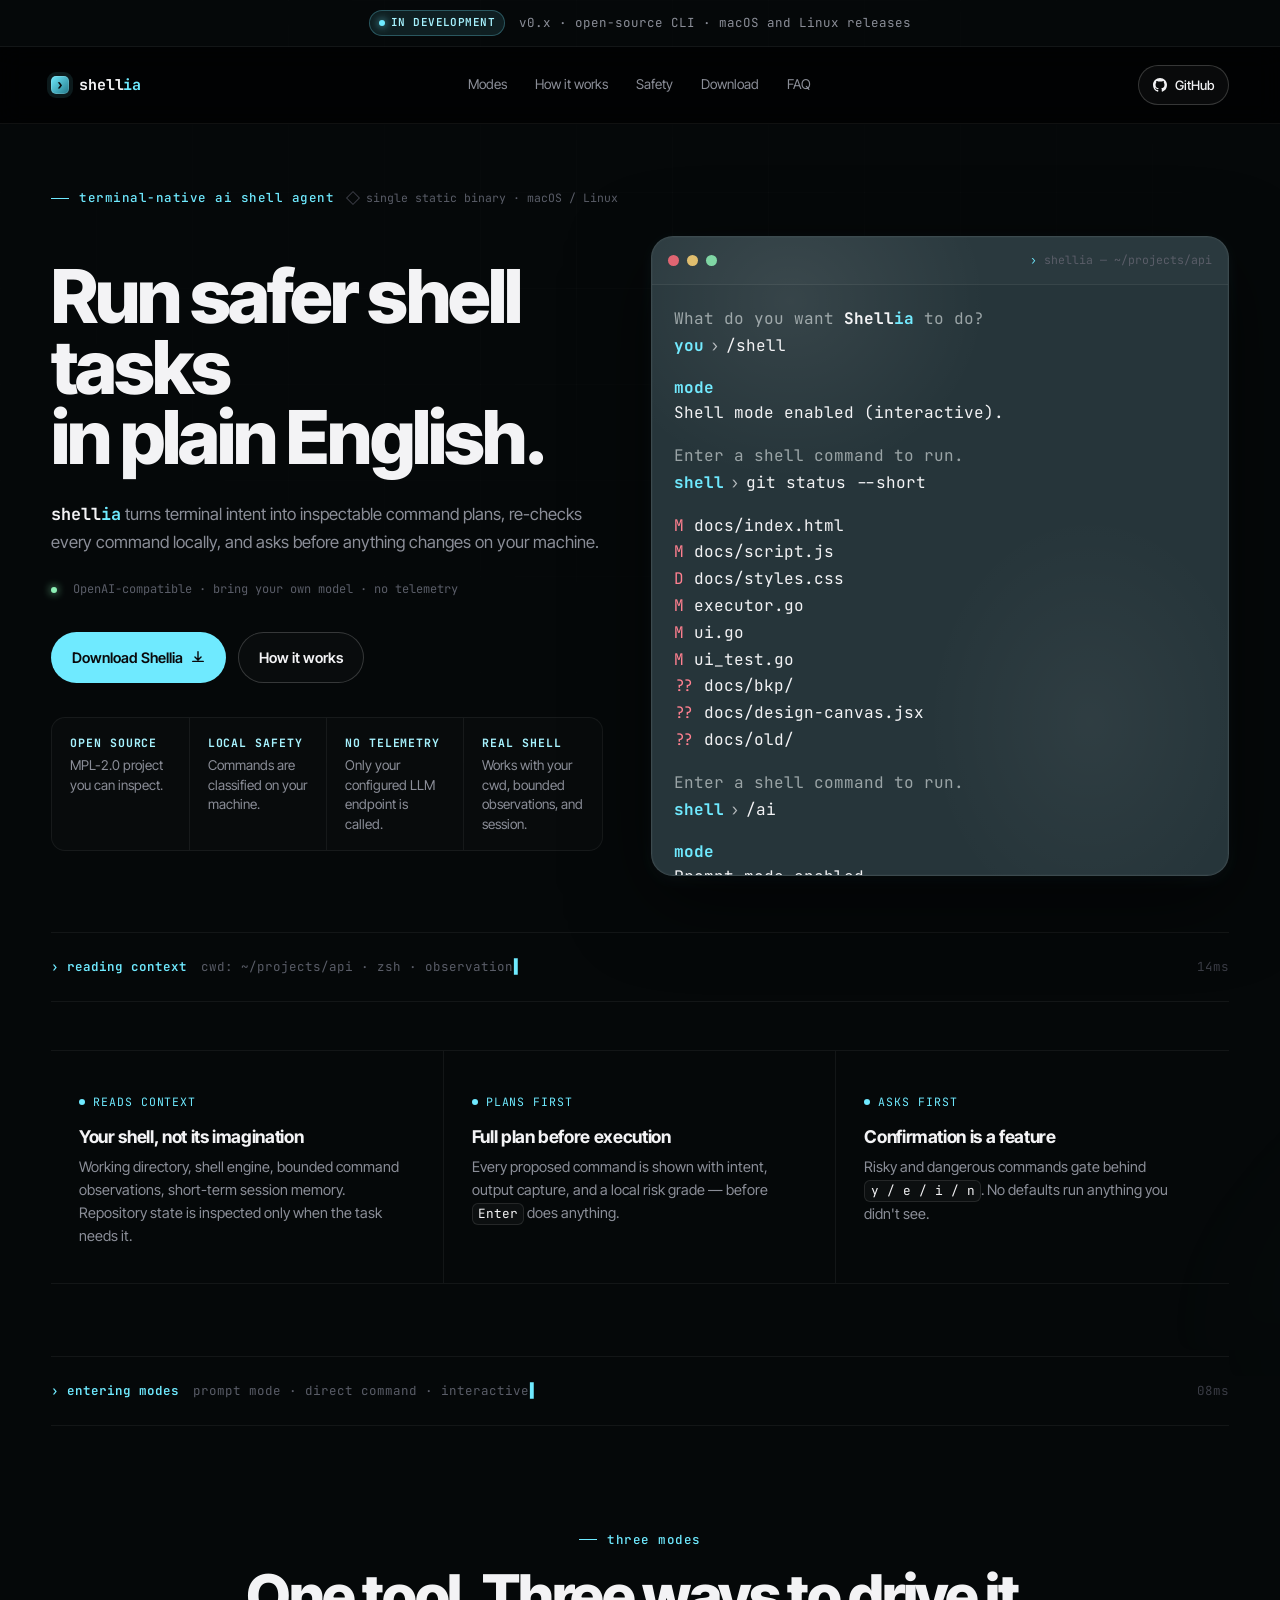
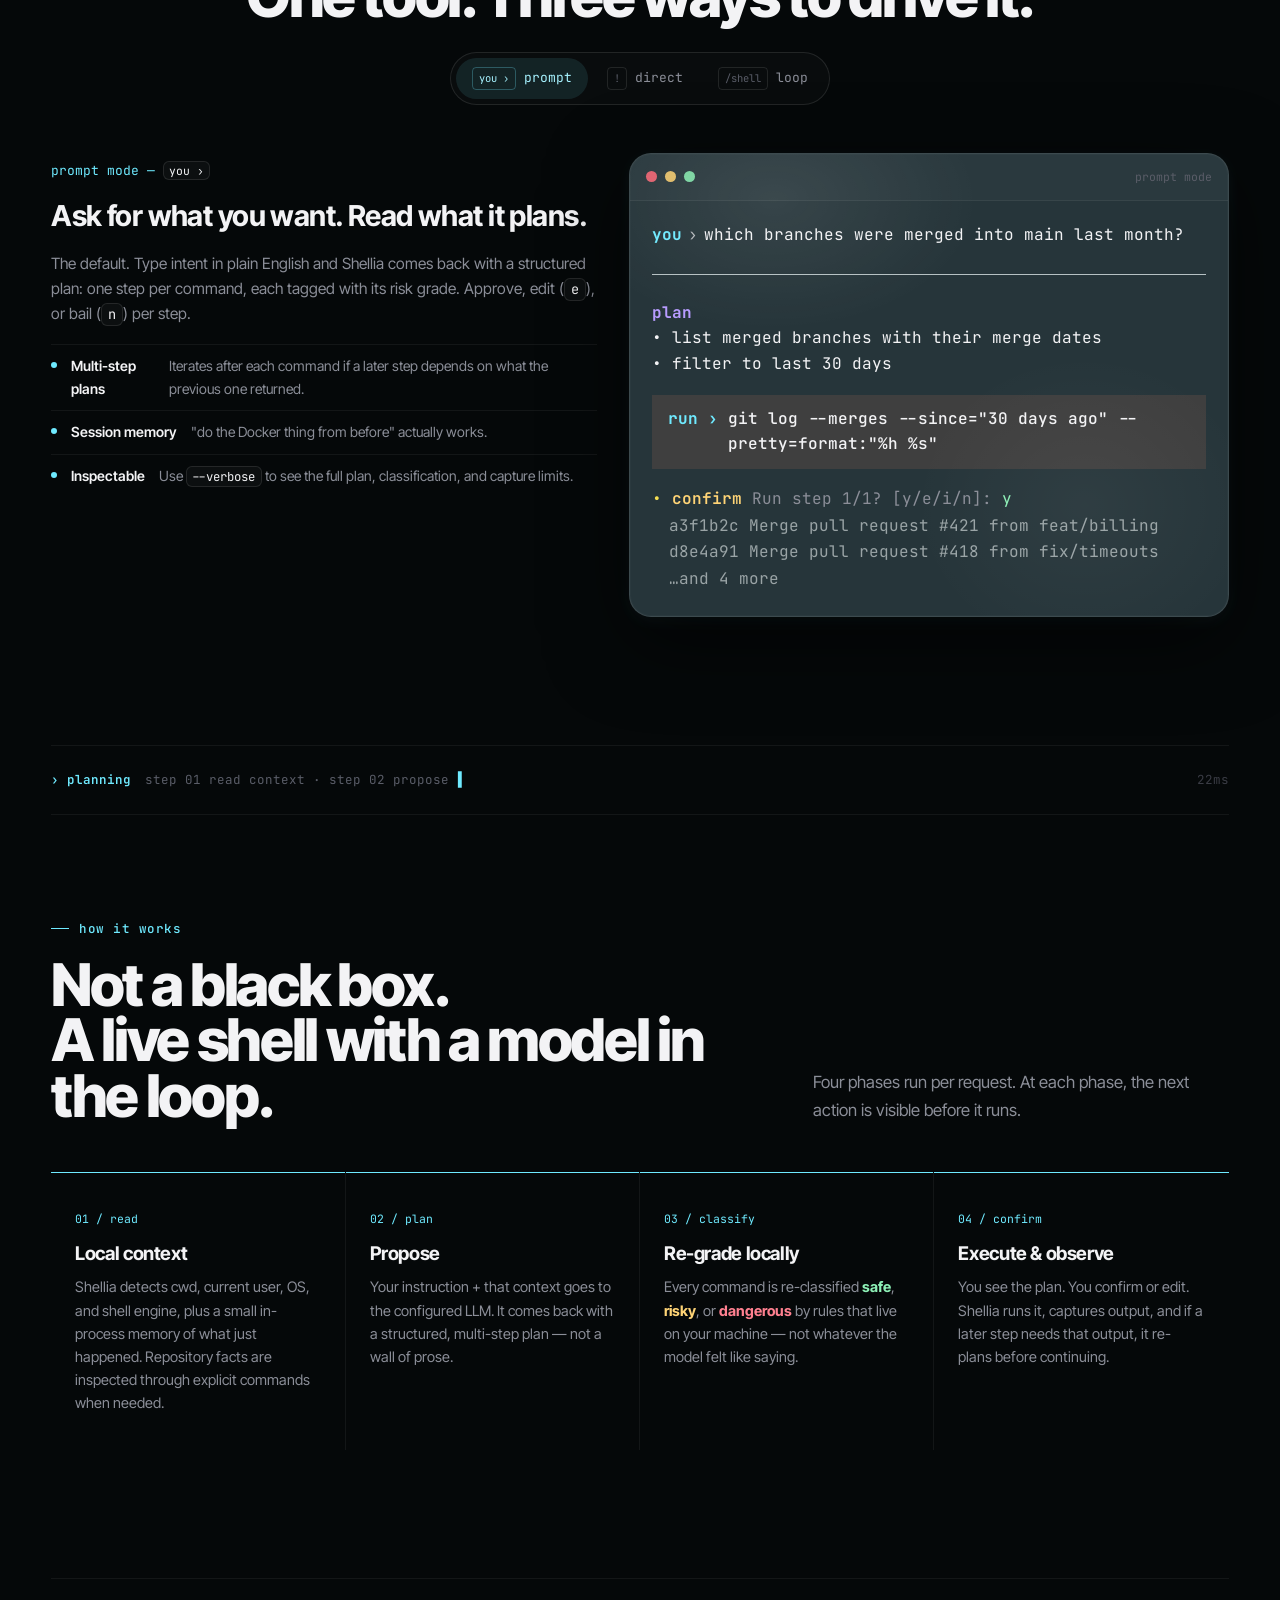
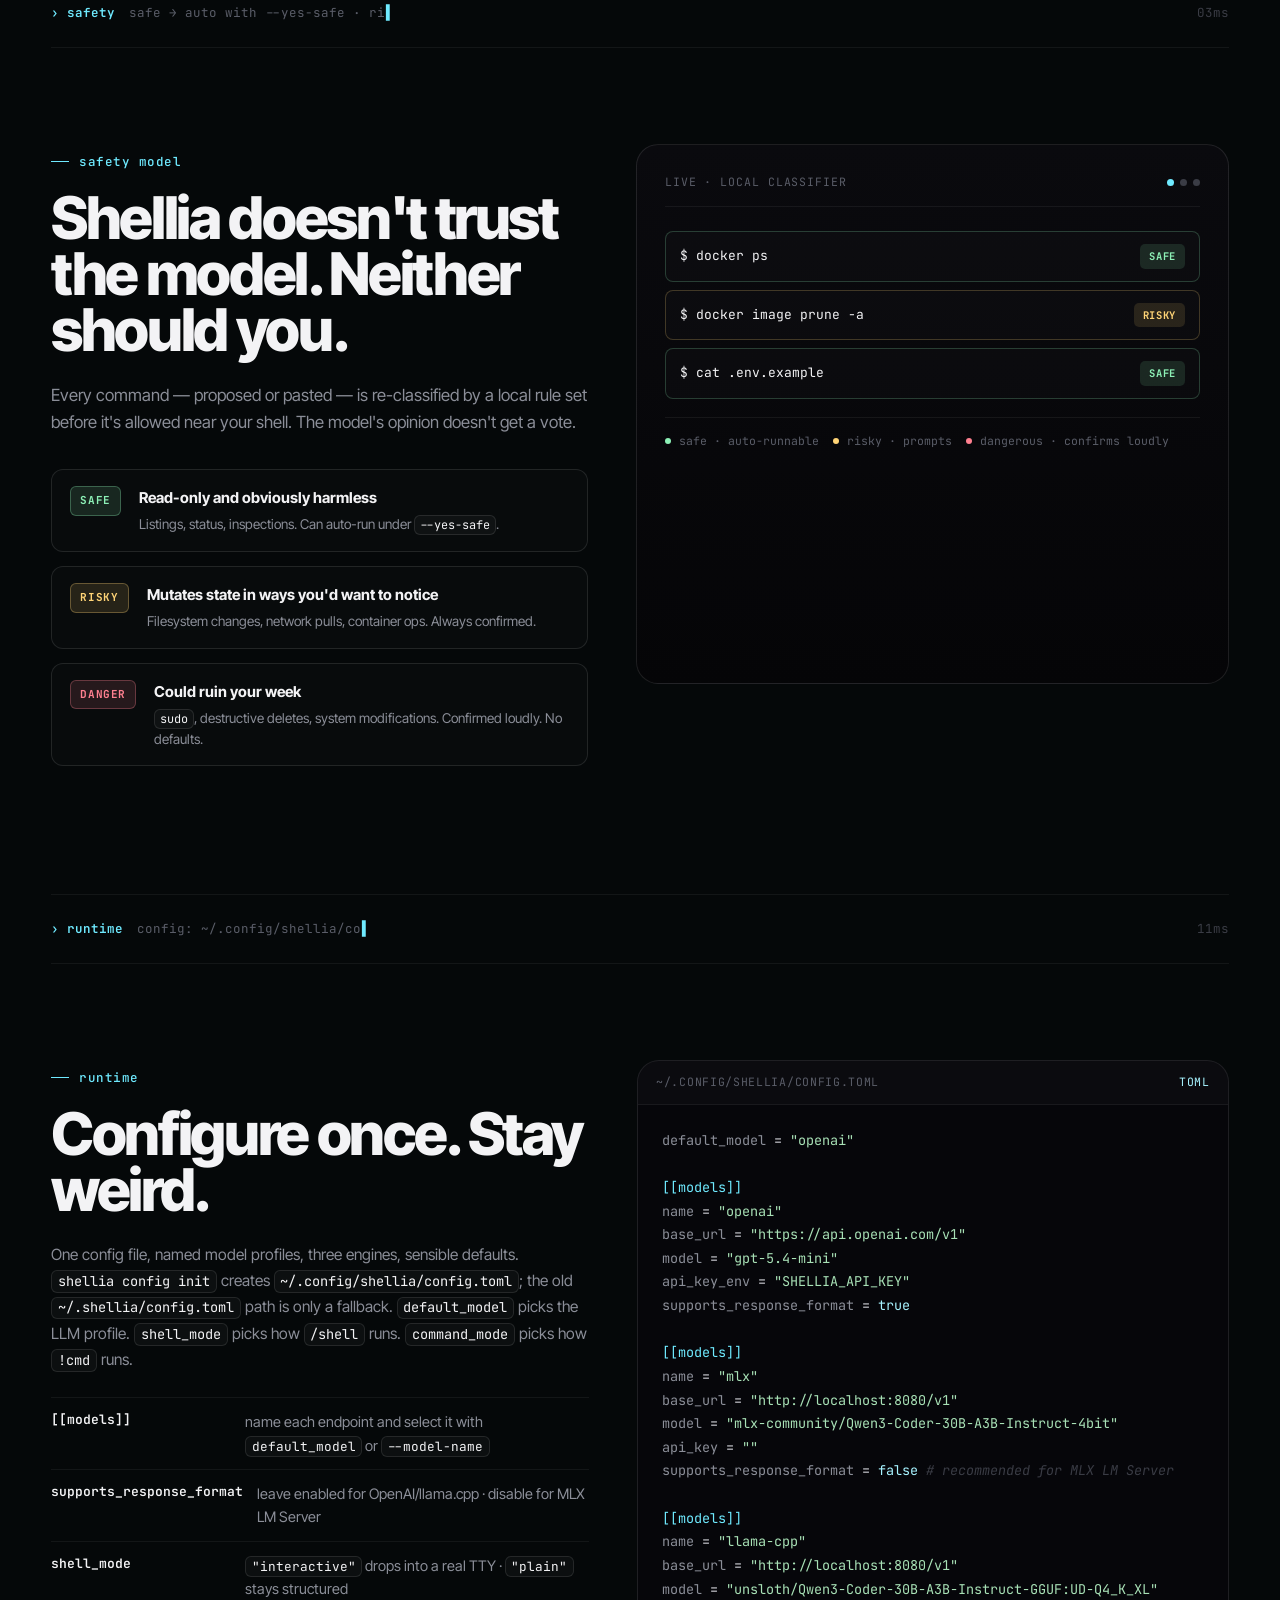
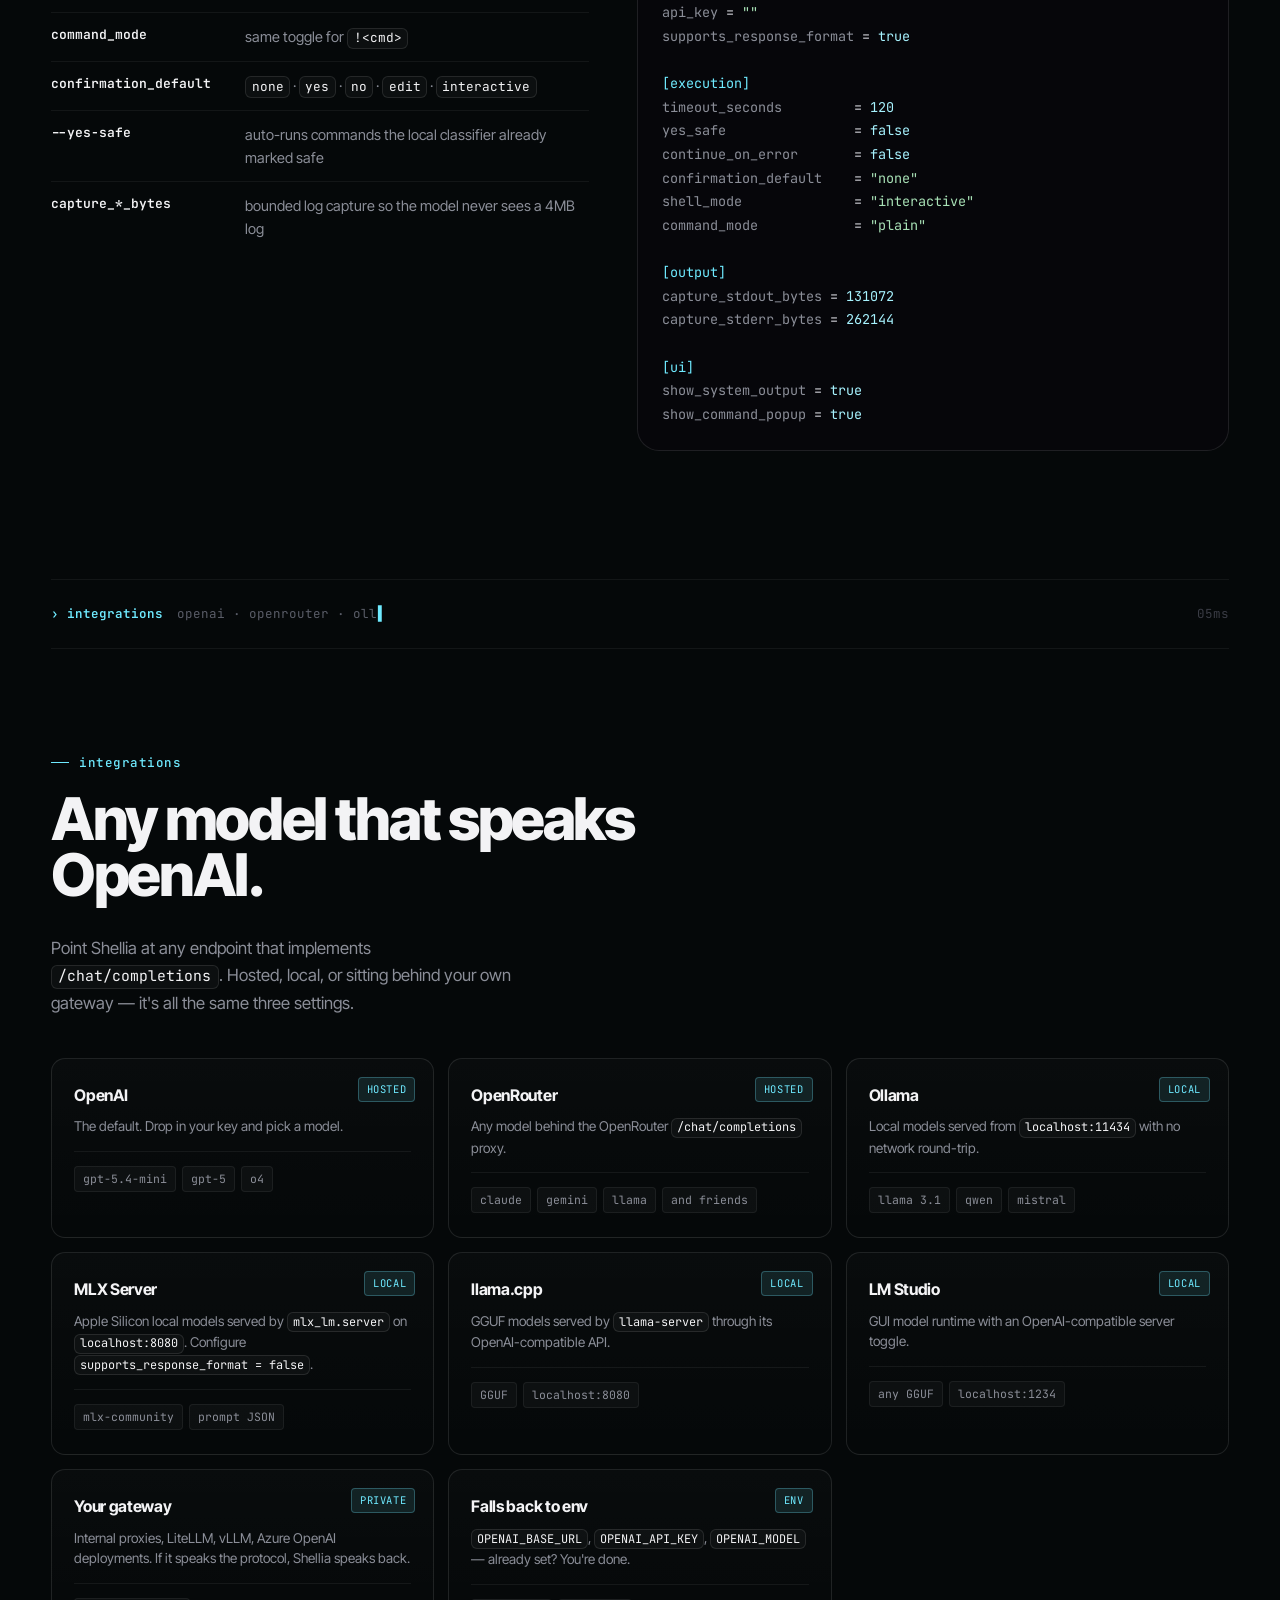
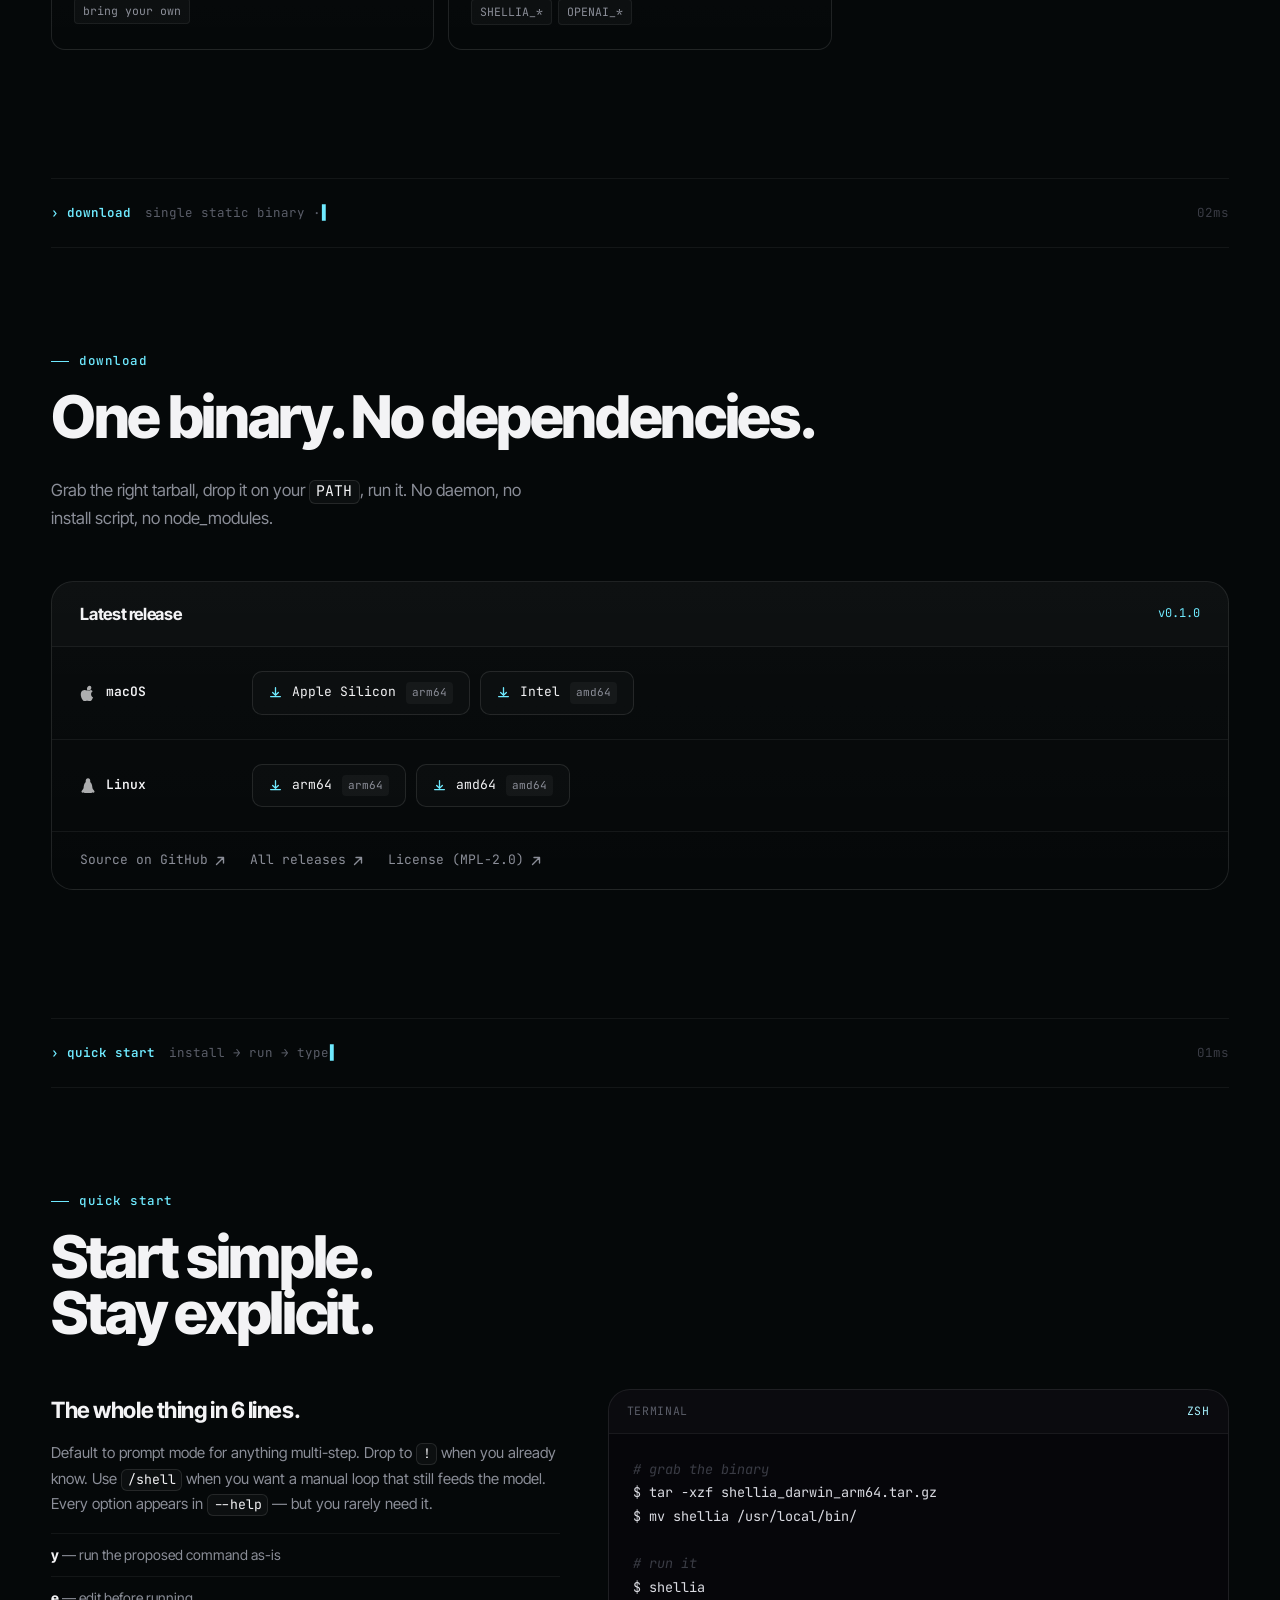
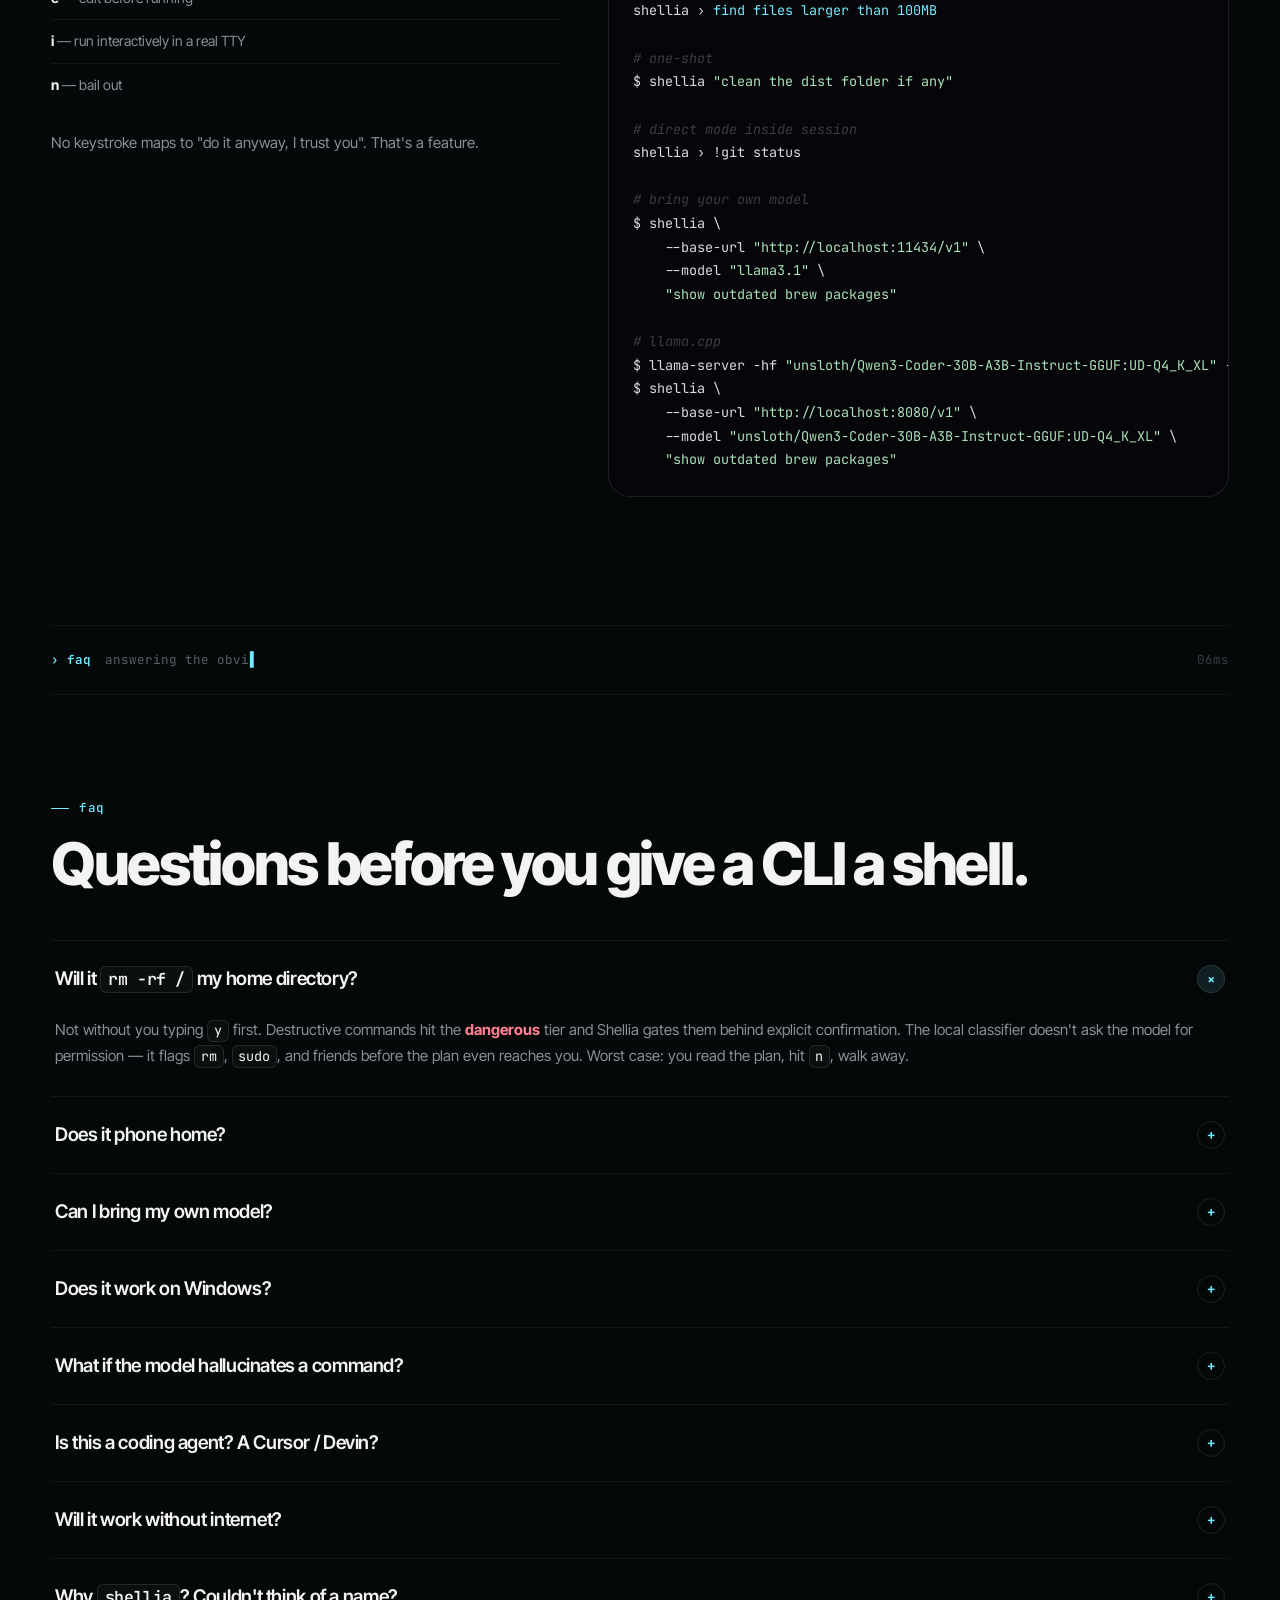
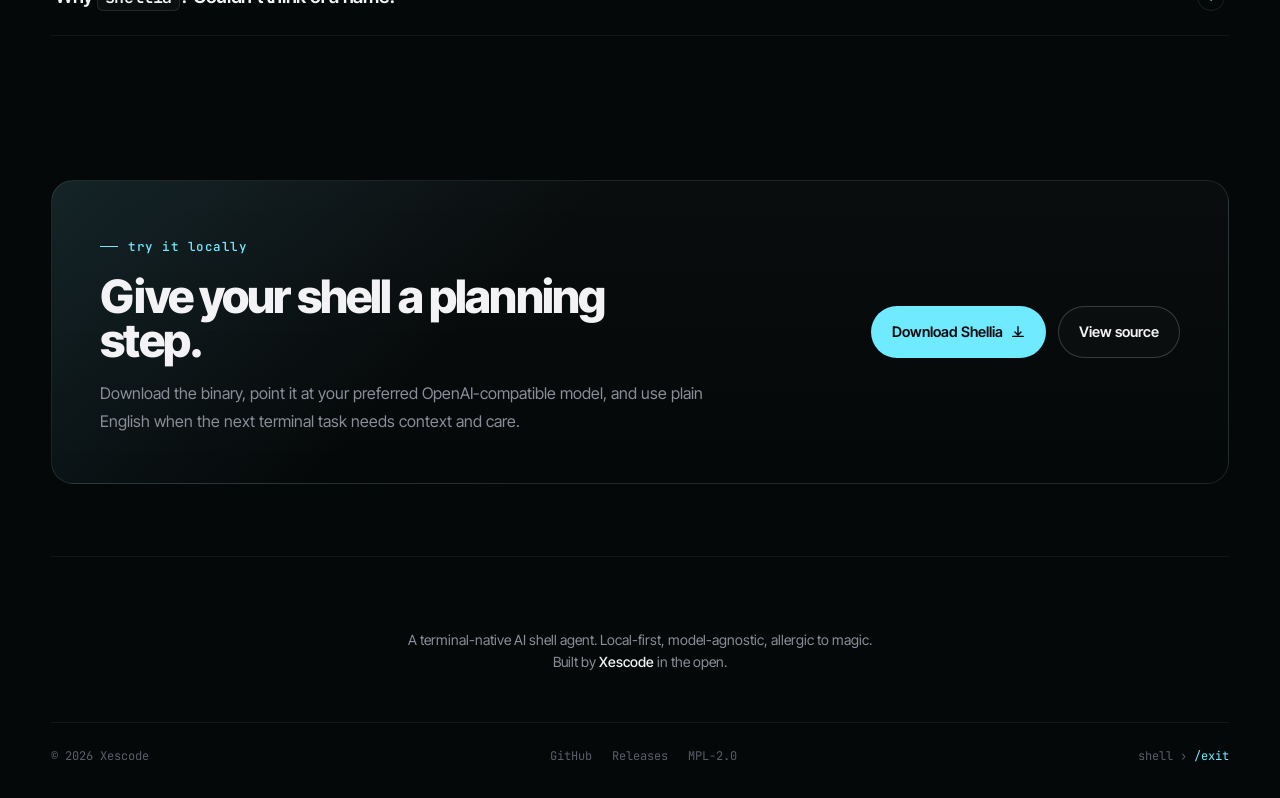
<file: docs/index.html>
<!doctype html>
<html lang="en">
<head>
<meta charset="utf-8" />
<meta name="viewport" content="width=device-width, initial-scale=1" />
<title>Shellia — run shell tasks safely in plain English.</title>
<meta name="description" content="Shellia is an open-source AI shell agent for developers who want plain-language terminal automation with inspectable plans, local safety checks, and explicit confirmation." />
<link rel="preconnect" href="https://fonts.googleapis.com" />
<link rel="preconnect" href="https://fonts.gstatic.com" crossorigin />
<link href="https://fonts.googleapis.com/css2?family=Inter+Tight:wght@400;500;600;700;800;900&family=JetBrains+Mono:wght@400;500;600;700&display=swap" rel="stylesheet" />
<style>
:root{
  --bg:#050809;
  --surface:#0d1113;
  --surface-2:#13181b;
  --hairline:rgba(255,255,255,0.06);
  --line:rgba(255,255,255,0.10);
  --line-2:rgba(255,255,255,0.18);
  --text:#f3f3f5;
  --muted:#8b8e98;
  --dim:#5a5d68;
  --faint:#3a3c45;
  --accent:#6feaff;
  --accent-strong:#a7f3ff;
  --accent-wash:rgba(111,234,255,0.10);
  --accent-ring:rgba(111,234,255,0.28);
  --safe:#8df0b6;
  --risky:#ffd476;
  --danger:#ff8090;
  --font-display:"Inter Tight","Inter",-apple-system,BlinkMacSystemFont,"Segoe UI",sans-serif;
  --font-body:"Inter Tight","Inter",-apple-system,BlinkMacSystemFont,"Segoe UI",sans-serif;
  --font-mono:"JetBrains Mono","SFMono-Regular",ui-monospace,monospace;
  --pad-section:128px;
  --pad-section-after-sep:96px;
  --pad-section-compact:72px;
  --pad-section-tight:48px;
  --pad-x:clamp(20px,4vw,56px);
  --gap:clamp(20px,2.4vw,32px);
  --radius:14px;
  --radius-lg:22px;
}
*{box-sizing:border-box}
html{scroll-behavior:smooth; -webkit-font-smoothing:antialiased; text-rendering:optimizeLegibility}
body{
  margin:0; color:var(--text); background:var(--bg);
  font-family:var(--font-body);
  font-size:16px; line-height:1.6;
  overflow-x:hidden;
}
/* subtle noise + grid drift in the background */
body::before{
  content:""; position:fixed; inset:-50%; z-index:-2; pointer-events:none;
  background:
    radial-gradient(60% 40% at 20% 0%, rgba(111,234,255,0.10), transparent 60%),
    radial-gradient(50% 40% at 100% 100%, rgba(141,240,182,0.06), transparent 60%);
  filter:blur(40px);
}
body::after{
  content:""; position:fixed; inset:0; z-index:-1; pointer-events:none;
  background-image:
    linear-gradient(rgba(255,255,255,0.025) 1px, transparent 1px),
    linear-gradient(90deg, rgba(255,255,255,0.025) 1px, transparent 1px);
  background-size:96px 96px;
  background-position:0 0;
  mask-image:radial-gradient(75% 60% at 50% 30%, #000 0%, transparent 100%);
  opacity:0.7;
}
a{color:inherit; text-decoration:none}
button{font:inherit; color:inherit; background:none; border:0; cursor:pointer}
code, pre{font-family:var(--font-mono)}
:not(pre) > code{
  display:inline-flex; align-items:center;
  padding:0.06em 0.42em;
  border:1px solid var(--line);
  border-radius:6px;
  background:rgba(255,255,255,0.03);
  color:var(--text);
  font-size:0.88em; line-height:1.4;
  white-space:nowrap;
}

/* ───────── layout shell ───────── */
.wrap{width:100%; max-width:1320px; margin:0 auto; padding:0 var(--pad-x)}
.section{padding:var(--pad-section) 0; position:relative}
.section-after-sep{padding-top:var(--pad-section-after-sep)}
.section-compact{padding:var(--pad-section-tight) 0 var(--pad-section-compact)}
.section-short-bottom{padding-bottom:var(--pad-section-compact)}
.section-final{padding:var(--pad-section-compact) 0 0}

/* ───────── nav ───────── */
.nav{
  position:sticky; top:0; z-index:50;
  display:flex; align-items:center; justify-content:space-between;
  padding:18px var(--pad-x);
  background:rgba(0,0,0,0.65);
  backdrop-filter:blur(12px) saturate(1.2);
  -webkit-backdrop-filter:blur(12px) saturate(1.2);
  border-bottom:1px solid var(--hairline);
}
.brand{
  display:inline-flex; align-items:center; gap:10px;
  font-family:var(--font-mono); font-weight:700; font-size:15px; letter-spacing:-0.01em;
}
.brand-mark{
  width:18px; height:18px; border-radius:5px; position:relative;
  background:linear-gradient(135deg, var(--accent) 0%, #237a8a 100%);
  box-shadow:0 0 0 4px var(--accent-wash), inset 0 0 0 1px rgba(255,255,255,0.15);
}
.brand-mark::after{
  content:"›"; position:absolute; inset:0;
  display:grid; place-items:center;
  color:#0a0a0c; font-weight:900; font-size:13px;
  font-family:var(--font-mono);
  transform:translate(-0.5px,-1px);
}
.shellia{font-family:var(--font-mono); font-weight:700; color:var(--text)}
.shellia .ia{color:var(--accent)}
.nav-links{display:flex; align-items:center; gap:28px; color:var(--muted); font-size:13.5px}
.nav-links a{position:relative; transition:color .2s}
.nav-links a:hover{color:var(--text)}
.nav-links a.active{color:var(--accent-strong)}
.nav-links a.active::after{
  content:"";
  position:absolute;
  left:0; right:0; bottom:-8px;
  height:1px;
  background:var(--accent);
  box-shadow:0 0 10px var(--accent-ring);
}
.nav-cta{
  display:inline-flex; align-items:center; gap:8px;
  padding:9px 14px; border-radius:999px;
  border:1px solid var(--line-2);
  background:rgba(255,255,255,0.03);
  font-size:13px; font-weight:500;
  transition:background .2s, border-color .2s;
}
.nav-cta:hover{background:rgba(255,255,255,0.06); border-color:var(--accent-ring)}
.nav-cta svg{width:14px; height:14px}

/* ───────── banner ───────── */
.banner{
  display:flex; align-items:center; justify-content:center; gap:14px;
  padding:10px 16px;
  border-bottom:1px solid var(--hairline);
  font-family:var(--font-mono); font-size:12.5px; color:var(--muted);
}
.banner-tag{
  display:inline-flex; align-items:center; gap:6px;
  padding:3px 9px; border-radius:999px;
  background:var(--accent-wash); color:var(--accent-strong);
  border:1px solid var(--accent-ring);
  font-size:11px; font-weight:600; letter-spacing:0.04em; text-transform:uppercase;
}
.banner-tag::before{
  content:""; width:6px; height:6px; border-radius:50%;
  background:var(--accent); box-shadow:0 0 8px var(--accent);
  animation:pulse 2s ease-in-out infinite;
}
@keyframes pulse{0%,100%{opacity:1; transform:scale(1)} 50%{opacity:.55; transform:scale(0.85)}}

/* ───────── eyebrow + type ───────── */
.eyebrow{
  display:inline-flex; align-items:center; gap:10px;
  font-family:var(--font-mono); font-size:12.5px; font-weight:500;
  color:var(--accent); letter-spacing:0.04em;
  text-transform:lowercase;
}
.eyebrow::before{
  content:""; width:18px; height:1px; background:var(--accent); display:inline-block;
}
h1, h2, h3{margin:0; font-family:var(--font-display); font-weight:800; letter-spacing:-0.04em; line-height:0.95}
h1{font-size:clamp(2.6rem, 5.8vw, 5.8rem)}
h2{font-size:clamp(2.2rem, 4.6vw, 4.6rem)}
h3{font-size:1.25rem; font-weight:700; letter-spacing:-0.02em; line-height:1.2}
p{margin:0}
.lead{color:var(--muted); font-size:clamp(1.05rem,1.2vw,1.18rem); line-height:1.65; max-width:36rem}

/* ───────── buttons ───────── */
.btn{
  display:inline-flex; align-items:center; gap:8px;
  padding:13px 20px; border-radius:999px;
  font-size:14.5px; font-weight:600;
  transition:transform .15s, background .2s, border-color .2s, color .2s;
  border:1px solid transparent;
  white-space:nowrap;
}
.btn:hover{transform:translateY(-1px)}
.btn-primary{background:var(--accent); color:#0a0a0c}
.btn-primary:hover{background:var(--accent-strong)}
.btn-ghost{color:var(--text); border-color:var(--line-2); background:rgba(255,255,255,0.02)}
.btn-ghost:hover{border-color:var(--accent-ring); background:var(--accent-wash); color:var(--accent-strong)}
.btn svg{width:14px; height:14px}

/* ───────── hero shared ───────── */
.hero{padding:64px 0 56px; position:relative}
.hero-eyebrow-row{display:flex; align-items:center; gap:14px; flex-wrap:wrap; margin-bottom:28px}
.hero-spec{
  font-family:var(--font-mono); font-size:11.5px; color:var(--dim);
  display:inline-flex; align-items:center; gap:8px;
}
.hero-spec::before{
  content:""; width:8px; height:8px; border:1px solid var(--faint); transform:rotate(45deg)
}
.hero-actions{display:flex; flex-wrap:wrap; gap:12px; margin-top:32px}
.hero-meta{
  display:flex; align-items:center; gap:16px; margin-top:24px;
  font-family:var(--font-mono); font-size:12px; color:var(--dim);
}
.hero-meta-dot{width:6px; height:6px; background:var(--safe); border-radius:50%; box-shadow:0 0 8px var(--safe)}

/* ───────── trust strip ───────── */
.trust-strip{
  display:grid;
  grid-template-columns:repeat(4, minmax(0,1fr));
  gap:0;
  margin-top:34px;
  border:1px solid var(--hairline);
  border-radius:var(--radius);
  overflow:hidden;
  background:rgba(255,255,255,0.015);
}
.trust-item{
  padding:16px 18px;
  border-right:1px solid var(--hairline);
}
.trust-item:last-child{border-right:0}
.trust-item b{
  display:block;
  font-family:var(--font-mono);
  font-size:11.5px;
  color:var(--accent-strong);
  text-transform:uppercase;
  letter-spacing:0.08em;
  margin-bottom:4px;
}
.trust-item span{
  display:block;
  color:var(--muted);
  font-size:13.5px;
  line-height:1.45;
}

/* ───────── hero split ───────── */
.hero-a .hero-grid{
  display:grid; grid-template-columns:minmax(0, 1.05fr) minmax(0, 1.1fr);
  gap:48px; align-items:center;
}
.hero-a h1{margin-bottom:24px}
.hero-term .terminal{
  height:clamp(430px, calc(100vh - 220px), 640px);
  max-height:calc(100vh - 160px);
}

/* ───────── terminal window ───────── */
.terminal{
  position:relative;
  display:flex;
  flex-direction:column;
  border:1px solid var(--line);
  border-radius:var(--radius-lg);
  background:#26353a;
  box-shadow:
    0 0 0 1px rgba(255,255,255,0.02) inset,
    0 24px 80px rgba(0,0,0,0.6),
    0 4px 16px rgba(111,234,255,0.06);
  overflow:hidden;
}
.terminal::before{
  content:""; position:absolute; inset:0; pointer-events:none;
  background:
    radial-gradient(55% 45% at 24% 10%, rgba(255,255,255,0.08), transparent 62%),
    radial-gradient(42% 48% at 76% 76%, rgba(255,255,255,0.045), transparent 68%);
}
.term-chrome{
  display:flex; align-items:center; gap:8px;
  flex:0 0 auto;
  padding:14px 16px;
  border-bottom:1px solid var(--hairline);
  background:rgba(255,255,255,0.02);
}
.term-chrome .dot{width:11px; height:11px; border-radius:50%; opacity:0.85}
.term-chrome .dot.r{background:#ff6d7b}
.term-chrome .dot.y{background:#ffd476}
.term-chrome .dot.g{background:#8df0b6}
.term-title{
  margin-left:auto; font-family:var(--font-mono); font-size:11.5px;
  color:var(--dim);
}
.term-title .arrow-pulse{color:var(--accent); animation:pulse 2s infinite}
.term-body{
  flex:1 1 auto;
  min-height:0;
  padding:22px 22px 24px;
  font-family:var(--font-mono); font-size:16px; line-height:1.55;
  overflow-y:auto;
  overscroll-behavior:contain;
  scrollbar-color:rgba(111,234,255,0.45) rgba(255,255,255,0.08);
  scrollbar-width:thin;
}
.term-body::-webkit-scrollbar{width:10px}
.term-body::-webkit-scrollbar-track{background:rgba(255,255,255,0.08)}
.term-body::-webkit-scrollbar-thumb{background:rgba(111,234,255,0.45); border-radius:999px; border:2px solid transparent; background-clip:content-box}
.tline{margin:0; color:var(--text)}
.tline + .tline{margin-top:2px}
.tline.muted{color:#9aa4a6}
.tline.output{color:var(--muted)}
.tline.output-text{padding-left:1.1rem; color:#9aa4a6}
.tline.output-raw{color:var(--text)}
.tline.answer{color:var(--text); font-weight:500}
.prompt{color:var(--accent); font-weight:700}
.status-danger{color:var(--danger)}
.confirm-yes{color:#f5df52; font-weight:700}
.session-dot{color:var(--dim)}
.session-mode{color:var(--accent); font-weight:700}
.prompt-arr{color:var(--text); opacity:0.7; margin:0 6px}
.prompt-cursor{display:inline-block; width:0.62em; height:1.25em; margin-left:8px; background:#b8c4c4; vertical-align:-0.2em; animation:caret-blink 1.05s steps(1) infinite}
.prompt-cursor-line{margin-left:0}
.tcursor::after{content:""; display:inline-block; width:0.62em; height:1.25em; margin-left:8px; background:#b8c4c4; vertical-align:-0.2em; animation:caret-blink 1.05s steps(1) infinite}
.tcursor.done::after{content:none}
@keyframes blink{0%,49%{opacity:1} 50%,100%{opacity:0}}
@keyframes caret-blink{0%,52%{opacity:1} 53%,100%{opacity:0}}
.tblock{margin-top:18px}
.tdiv{height:1px; margin:26px 0; background:rgba(238,247,248,0.72)}
.tbtitle{color:#b89cff; font-weight:700; margin:0}
.tbtitle-mode{color:var(--accent)}
.tbtitle-step{color:#b89cff}
.tcmd{
  display:inline-flex; padding:12px 16px; margin:18px 0;
  background:#3f3f3f;
  border:0;
  border-radius:0;
  gap:10px; align-items:baseline;
  width:max-content; max-width:100%;
}
.tcmd .pfx{color:var(--accent); font-weight:700; flex-shrink:0}
.tcmd .txt{color:var(--text); font-weight:500; word-break:break-word}
.bullet{color:var(--text)}
.bullet.warn{color:#f5df52}
.bullet.muted-bullet{color:#9aa4a6}
.kw{color:var(--risky); font-weight:600}
.term-mock{transition:opacity .42s ease, transform .42s ease}
.term-mock.fade{opacity:0; transform:translateY(6px)}
.typed-text{transition:opacity .42s ease}
.typed-text.fade{opacity:0}
.reveal{opacity:0; transform:translateY(8px); transition:opacity .42s ease, transform .42s ease}
.reveal.in{opacity:1; transform:none}

/* ───────── animated section dividers ───────── */
.sep{
  display:flex; align-items:center; gap:14px;
  padding:24px 0;
  border-top:1px solid var(--hairline);
  border-bottom:1px solid var(--hairline);
  font-family:var(--font-mono); font-size:12.5px; color:var(--dim);
  overflow:hidden;
}
.sep .sep-prompt{color:var(--accent); font-weight:600}
.sep .sep-text{flex:1; min-width:0; white-space:nowrap; overflow:hidden; text-overflow:ellipsis}
.sep .sep-text::after{content:"▌"; color:var(--accent); margin-left:1px; animation:blink 1s steps(1) infinite}
.sep .sep-ms{color:var(--faint); flex:0 0 auto}

/* ───────── pillars ───────── */
.pillars{
  display:grid; grid-template-columns:repeat(3, minmax(0,1fr));
  gap:0;
  border-top:1px solid var(--hairline);
  border-bottom:1px solid var(--hairline);
}
.pillar{padding:36px 28px; border-right:1px solid var(--hairline)}
.pillar:last-child{border-right:0}
.pillar-tag{
  display:inline-flex; gap:8px; align-items:center;
  font-family:var(--font-mono); font-size:11.5px;
  color:var(--accent); text-transform:uppercase; letter-spacing:0.08em;
  margin-bottom:14px;
}
.pillar-tag::before{
  content:""; width:6px; height:6px; background:var(--accent); border-radius:50%;
}
.pillar h3{margin-bottom:8px; font-size:1.1rem}
.pillar p{color:var(--muted); font-size:14.5px; line-height:1.6}

/* ───────── modes (tabs) ───────── */
.modes-head{
  display:flex; flex-direction:column; align-items:center; gap:28px;
  margin-bottom:48px; text-align:center;
}
.modes-head h2{max-width:22ch}
.modes-tabs{
  display:inline-flex; padding:5px; gap:3px;
  border:1px solid var(--line); border-radius:999px;
  background:rgba(255,255,255,0.02);
}
.modes-tab{
  padding:9px 16px; border-radius:999px;
  font-family:var(--font-mono); font-size:13px; color:var(--muted);
  display:inline-flex; align-items:center; gap:8px;
  transition:background .2s, color .2s;
  cursor:pointer;
}
.modes-tab .key{
  font-size:10.5px; padding:2px 6px;
  border:1px solid var(--line); border-radius:4px;
  color:var(--dim);
}
.modes-tab:hover{color:var(--text)}
.modes-tab.on{background:var(--accent-wash); color:var(--accent-strong)}
.modes-tab.on .key{border-color:var(--accent-ring); color:var(--accent-strong)}
.modes-pane{
  display:grid; grid-template-columns:minmax(0,1fr) minmax(0,1.1fr); gap:32px;
  align-items:stretch;
}
.modes-copy{padding-top:8px}
.modes-copy .pane-label{font-family:var(--font-mono); color:var(--accent); margin-bottom:18px; font-size:13px}
.modes-copy h3{font-size:1.8rem; margin-bottom:18px; letter-spacing:-0.02em}
.modes-copy p{color:var(--muted); margin-bottom:14px; font-size:15.5px}
.modes-copy .pane-list{margin:18px 0 0; padding:0; list-style:none}
.modes-copy .pane-list li{
  padding:10px 0; border-top:1px solid var(--hairline);
  display:flex; gap:14px; align-items:flex-start;
  font-size:14px; color:var(--muted);
}
.modes-copy .pane-list li::before{
  content:""; width:6px; height:6px; margin-top:7px;
  background:var(--accent); border-radius:50%; flex-shrink:0;
}
.modes-copy .pane-list b{color:var(--text); font-weight:600}
.modes-demo{position:relative}
.modes-demo .terminal{height:100%}
.modes-pane[hidden]{display:none}

/* ───────── how it works ───────── */
.how-grid{
  display:grid; grid-template-columns:repeat(4, minmax(0,1fr));
  gap:0;
  border-top:1px solid var(--hairline);
  margin-top:48px;
}
.how-step{
  padding:32px 24px 36px; border-right:1px solid var(--hairline);
  position:relative;
}
.how-step:last-child{border-right:0}
.how-num{
  display:inline-block; font-family:var(--font-mono); font-size:11.5px;
  color:var(--accent); margin-bottom:14px;
}
.how-step h3{margin-bottom:10px; font-size:1.18rem}
.how-step p{color:var(--muted); font-size:14.5px; line-height:1.6}
.how-step::before{
  content:""; position:absolute; top:-1px; left:0; right:0; height:1px;
  background:var(--accent);
  transform:scaleX(0); transform-origin:left; transition:transform .6s ease .1s;
}
.how-step.in::before{transform:scaleX(1)}

/* ───────── safety classifier ───────── */
.safety-grid{
  display:grid; grid-template-columns:minmax(0,0.95fr) minmax(0,1.05fr); gap:48px;
  align-items:start;
}
.safety-copy h2{margin-bottom:24px}
.safety-tiers{display:flex; flex-direction:column; gap:14px; margin-top:32px}
.safety-tier{
  display:flex; gap:18px; align-items:flex-start;
  padding:16px 18px;
  border:1px solid var(--line); border-radius:12px;
  background:rgba(255,255,255,0.015);
}
.safety-tier .lvl{
  font-family:var(--font-mono); font-size:11px; font-weight:700;
  padding:5px 9px; border-radius:6px; letter-spacing:0.06em;
  text-transform:uppercase; flex-shrink:0;
}
.safety-tier.safe .lvl{background:rgba(141,240,182,0.12); color:var(--safe); border:1px solid rgba(141,240,182,0.3)}
.safety-tier.risky .lvl{background:rgba(255,212,118,0.12); color:var(--risky); border:1px solid rgba(255,212,118,0.3)}
.safety-tier.danger .lvl{background:rgba(255,128,144,0.12); color:var(--danger); border:1px solid rgba(255,128,144,0.3)}
.safety-tier h4{margin:0 0 4px; font-family:var(--font-display); font-size:15px; font-weight:700}
.safety-tier p{font-size:13.5px; color:var(--muted); line-height:1.5}
.safety-tier-text{flex:1; min-width:0}
.classifier{
  border:1px solid var(--line); border-radius:var(--radius-lg);
  background:linear-gradient(180deg, #0a0a0e, #050507);
  padding:28px;
  position:relative;
  min-height:540px;
  overflow:hidden;
}
.classifier-head{
  display:flex; justify-content:space-between; align-items:center;
  font-family:var(--font-mono); font-size:11.5px; color:var(--dim);
  margin-bottom:24px;
  border-bottom:1px solid var(--hairline);
  padding-bottom:14px;
  text-transform:uppercase; letter-spacing:0.08em;
}
.classifier-head .hbtn{display:flex; gap:6px}
.classifier-head .hbtn span{width:7px; height:7px; border-radius:50%; background:var(--faint)}
.classifier-head .hbtn span:first-child{background:var(--accent)}
.classifier-rows{display:flex; flex-direction:column; gap:8px}
.cls-row{
  display:grid; grid-template-columns:1fr auto; gap:14px; align-items:center;
  padding:12px 14px;
  border:1px solid var(--hairline);
  border-radius:8px;
  background:rgba(255,255,255,0.015);
  font-family:var(--font-mono); font-size:13px;
  opacity:0; transform:translateY(8px);
  transition:opacity .35s ease, transform .35s ease, border-color .25s ease;
}
.cls-row.in{opacity:1; transform:none}
.cls-row .cmd{color:var(--text); overflow:hidden; text-overflow:ellipsis; white-space:nowrap}
.cls-row .badge{
  font-size:10.5px; font-weight:700; letter-spacing:0.06em;
  padding:4px 9px; border-radius:5px; text-transform:uppercase;
  opacity:0; transform:scale(0.85);
  transition:opacity .35s ease .2s, transform .35s ease .2s;
}
.cls-row.tagged .badge{opacity:1; transform:none}
.cls-row.safe{border-color:rgba(141,240,182,0.22)}
.cls-row.risky{border-color:rgba(255,212,118,0.22)}
.cls-row.danger{border-color:rgba(255,128,144,0.22)}
.cls-row.safe .badge{background:rgba(141,240,182,0.12); color:var(--safe)}
.cls-row.risky .badge{background:rgba(255,212,118,0.12); color:var(--risky)}
.cls-row.danger .badge{background:rgba(255,128,144,0.12); color:var(--danger)}
.classifier-foot{
  margin-top:18px;
  padding-top:14px;
  border-top:1px solid var(--hairline);
  font-family:var(--font-mono); font-size:11.5px; color:var(--dim);
  display:flex; gap:14px; flex-wrap:wrap;
}
.classifier-foot .stat{display:inline-flex; gap:8px; align-items:center}
.classifier-foot .stat .d{width:6px; height:6px; border-radius:50%}
.classifier-foot .stat.s .d{background:var(--safe)}
.classifier-foot .stat.r .d{background:var(--risky)}
.classifier-foot .stat.d-stat .d{background:var(--danger)}

/* ───────── runtime + integrations ───────── */
.runtime-grid{
  display:grid; grid-template-columns:minmax(0,1fr) minmax(0,1.1fr); gap:48px;
  align-items:start;
}
.runtime-copy h2{margin-bottom:24px}
.runtime-copy p{color:var(--muted); margin-bottom:18px; font-size:15.5px; line-height:1.7}
.runtime-copy ul{margin:24px 0 0; padding:0; list-style:none}
.runtime-copy li{padding:12px 0; border-top:1px solid var(--hairline); color:var(--muted); font-size:14.5px; display:flex; gap:14px}
.runtime-copy li b{color:var(--text); font-weight:600; flex-shrink:0; min-width:180px; font-family:var(--font-mono); font-size:13px}
.codeblock{
  border:1px solid var(--line);
  border-radius:var(--radius-lg);
  background:#06060a;
  overflow:hidden;
}
.codeblock-head{
  display:flex; justify-content:space-between; align-items:center;
  padding:12px 18px;
  border-bottom:1px solid var(--hairline);
  background:rgba(255,255,255,0.02);
  font-family:var(--font-mono); font-size:11.5px; color:var(--dim);
  text-transform:uppercase; letter-spacing:0.06em;
}
.codeblock-head .lang{color:var(--accent-strong)}
.codeblock pre{
  margin:0; padding:24px;
  font-family:var(--font-mono); font-size:13.5px; line-height:1.75;
  color:#dadbe2; overflow:auto;
}
.cb-key{color:var(--muted)}
.cb-str{color:#a8e1b6}
.cb-num{color:var(--accent-strong)}
.cb-comment{color:var(--faint); font-style:italic}
.cb-section{color:var(--accent)}

.integrations{
  display:grid; grid-template-columns:repeat(3, minmax(0,1fr));
  gap:14px;
  margin-top:40px;
}
.int-card{
  padding:24px 22px;
  border:1px solid var(--line);
  border-radius:14px;
  background:linear-gradient(180deg, rgba(255,255,255,0.02), rgba(255,255,255,0.005));
  position:relative; overflow:hidden;
  transition:border-color .25s ease, transform .25s ease;
}
.int-card:hover{border-color:var(--accent-ring); transform:translateY(-2px)}
.int-card h4{margin:0 0 8px; font-size:1rem; font-weight:700; letter-spacing:-0.02em}
.int-card p{color:var(--muted); font-size:13.5px; line-height:1.5}
.int-card .int-list{
  margin-top:14px; padding-top:14px;
  border-top:1px solid var(--hairline);
  display:flex; flex-wrap:wrap; gap:6px;
  font-family:var(--font-mono); font-size:11.5px; color:var(--muted);
}
.int-card .int-list span{
  padding:3px 8px; border-radius:4px;
  background:rgba(255,255,255,0.03);
  border:1px solid var(--hairline);
}
.int-card-tag{
  position:absolute; top:18px; right:18px;
  font-family:var(--font-mono); font-size:10.5px; color:var(--accent);
  padding:3px 8px; border-radius:4px;
  background:var(--accent-wash); border:1px solid var(--accent-ring);
  letter-spacing:0.06em; text-transform:uppercase;
}

/* ───────── download ───────── */
.download-card{
  border:1px solid var(--line);
  border-radius:var(--radius-lg);
  overflow:hidden;
  background:linear-gradient(180deg, rgba(255,255,255,0.025), rgba(255,255,255,0.005));
  margin-top:48px;
}
.download-head{
  display:flex; justify-content:space-between; align-items:center;
  padding:22px 28px;
  border-bottom:1px solid var(--hairline);
  background:rgba(255,255,255,0.015);
}
.download-head .version{font-family:var(--font-mono); font-size:12px; color:var(--accent)}
.download-head h3{font-size:1.05rem; font-weight:700}
.download-row{
  display:grid; grid-template-columns:140px 1fr; gap:32px;
  padding:24px 28px;
  border-bottom:1px solid var(--hairline);
  align-items:center;
}
.download-row:last-child{border-bottom:0}
.download-os{
  display:flex; gap:10px; align-items:center;
  font-family:var(--font-mono); font-size:13px; color:var(--text); font-weight:600;
}
.download-os svg{width:16px; height:16px; opacity:0.7}
.download-assets{display:flex; flex-wrap:wrap; gap:10px}
.download-asset{
  display:inline-flex; align-items:center; gap:10px;
  padding:10px 16px; border-radius:10px;
  border:1px solid var(--line);
  background:rgba(255,255,255,0.02);
  font-family:var(--font-mono); font-size:13px;
  transition:border-color .25s, background .25s, transform .15s;
}
.download-asset:hover{border-color:var(--accent-ring); background:var(--accent-wash); transform:translateY(-1px)}
.download-asset .arch{color:var(--muted); font-size:11px; padding:2px 6px; background:rgba(255,255,255,0.04); border-radius:4px}
.download-asset .dl{width:13px; height:13px; color:var(--accent)}
.download-foot{
  display:flex; gap:24px; flex-wrap:wrap;
  padding:18px 28px;
  font-family:var(--font-mono); font-size:13px;
}
.download-foot a{color:var(--muted); display:inline-flex; gap:6px; align-items:center; transition:color .2s}
.download-foot a:hover{color:var(--accent-strong)}
.download-foot a svg{width:12px; height:12px}

/* ───────── quickstart ───────── */
.quickstart-grid{display:grid; grid-template-columns:minmax(0,0.9fr) minmax(0,1.1fr); gap:48px; align-items:start; margin-top:48px}
.quickstart-copy{padding-top:8px}
.quickstart-copy h3{margin-bottom:16px; font-size:1.4rem; letter-spacing:-0.02em}
.quickstart-copy p{color:var(--muted); margin-bottom:14px; font-size:15px; line-height:1.7}
.quickstart-copy ul{margin:16px 0; padding:0; list-style:none}
.quickstart-copy li{padding:10px 0; border-top:1px solid var(--hairline); color:var(--muted); font-size:14px; line-height:1.6}

/* ───────── FAQ ───────── */
.faq{
  margin-top:48px;
  border-top:1px solid var(--hairline);
}
.faq-item{border-bottom:1px solid var(--hairline)}
.faq-q{
  display:flex; align-items:center; justify-content:space-between; gap:24px;
  width:100%; padding:24px 4px;
  text-align:left; color:var(--text);
  font-family:var(--font-display); font-size:1.18rem; font-weight:600; letter-spacing:-0.02em;
  transition:color .2s;
}
.faq-q .q-text{flex:1; min-width:0; line-height:1.4}
.faq-q .q-text code{vertical-align:baseline}
.faq-q:hover{color:var(--accent-strong)}
.faq-q .ic{
  width:28px; height:28px; border-radius:50%;
  display:grid; place-items:center;
  border:1px solid var(--line);
  font-family:var(--font-mono); font-size:14px; color:var(--accent);
  transition:transform .3s ease, background .25s;
  flex-shrink:0;
}
.faq-item.open .faq-q .ic{transform:rotate(45deg); background:var(--accent-wash)}
.faq-a{
  display:grid;
  grid-template-rows:0fr;
  overflow:hidden;
  padding:0 4px;
  transition:grid-template-rows .34s ease, padding-bottom .34s ease;
  color:var(--muted); font-size:15px; line-height:1.7;
}
.faq-a > *{overflow:hidden}
.faq-item.open .faq-a{grid-template-rows:1fr; padding-bottom:28px}
.faq-a code{font-size:0.9em}

/* ───────── final cta ───────── */
.final-cta{
  border:1px solid var(--line);
  border-radius:var(--radius-lg);
  background:
    linear-gradient(135deg, rgba(111,234,255,0.10), transparent 38%),
    linear-gradient(180deg, rgba(255,255,255,0.025), rgba(255,255,255,0.005));
  padding:48px;
  display:grid;
  grid-template-columns:minmax(0,1fr) auto;
  gap:32px;
  align-items:center;
}
.final-cta h2{
  font-size:clamp(2rem, 3.6vw, 3.6rem);
  max-width:18ch;
  margin-top:18px;
  margin-bottom:18px;
}
.final-cta p{
  color:var(--muted);
  max-width:38rem;
  font-size:16px;
  line-height:1.7;
}
.final-cta-actions{
  display:flex;
  gap:12px;
  flex-wrap:wrap;
  justify-content:flex-end;
}

/* ───────── footer ───────── */
.foot{
  margin-top:var(--pad-section-compact);
  padding:48px 0 32px;
  border-top:1px solid var(--hairline);
  position:relative;
  overflow:hidden;
}
.foot-tagline{
  text-align:center; color:var(--muted); font-size:14px; line-height:1.6;
  max-width:34rem; margin:24px auto 0;
}
.foot-base{
  margin-top:48px; padding-top:24px;
  border-top:1px solid var(--hairline);
  display:flex; justify-content:space-between; align-items:center; gap:16px; flex-wrap:wrap;
  font-family:var(--font-mono); font-size:12px; color:var(--dim);
}
.foot-base .foot-base-mid{display:inline-flex; gap:20px; align-items:center; flex-wrap:wrap}
.foot-base a{color:var(--dim); transition:color .2s}
.foot-base a:hover{color:var(--accent-strong)}

/* ───────── responsive ───────── */
@media (max-width:980px){
  .hero-a .hero-grid,
  .modes-pane,
  .safety-grid,
  .runtime-grid,
  .quickstart-grid{
    grid-template-columns:1fr;
  }
  .integrations{grid-template-columns:repeat(2, minmax(0,1fr))}
  .pillars{grid-template-columns:1fr}
  .pillar{border-right:0; border-bottom:1px solid var(--hairline)}
  .pillar:last-child{border-bottom:0}
  .how-grid{grid-template-columns:repeat(2, minmax(0,1fr))}
  .how-step:nth-child(2){border-right:0}
  .how-step:nth-child(1), .how-step:nth-child(2){border-bottom:1px solid var(--hairline)}
  .nav-links{display:none}
  .download-row{grid-template-columns:1fr; gap:12px}
  .runtime-copy li{flex-direction:column; gap:4px}
  .runtime-copy li b{min-width:auto}
  .trust-strip{grid-template-columns:repeat(2, minmax(0,1fr))}
  .trust-item:nth-child(2){border-right:0}
  .trust-item:nth-child(1), .trust-item:nth-child(2){border-bottom:1px solid var(--hairline)}
  .final-cta{grid-template-columns:1fr; padding:36px}
  .final-cta-actions{justify-content:flex-start}
  .foot-base{flex-direction:column; align-items:center; text-align:center}
}
@media (max-width:600px){
  :root{
    --pad-section:96px;
    --pad-section-after-sep:72px;
    --pad-section-compact:56px;
    --pad-section-tight:40px;
  }
  .integrations{grid-template-columns:1fr}
  .how-grid{grid-template-columns:1fr}
  .how-step{border-right:0; border-bottom:1px solid var(--hairline)}
  .how-step:last-child{border-bottom:0}
  .modes-tabs{flex-wrap:wrap; justify-content:center}
  .hero-term .terminal{height:min(520px, calc(100vh - 120px)); max-height:calc(100vh - 96px)}
  .term-body{font-size:12px}
  .hero-actions .btn{width:100%; justify-content:center; min-height:48px}
  .trust-strip{grid-template-columns:1fr}
  .trust-item, .trust-item:nth-child(2){border-right:0}
  .trust-item{border-bottom:1px solid var(--hairline)}
  .trust-item:last-child{border-bottom:0}
  .final-cta{padding:28px}
  .final-cta-actions .btn{width:100%; justify-content:center; min-height:48px}
}
</style>
</head>
<body>

<div class="banner">
  <span class="banner-tag">In development</span>
  <span>v0.x · open-source CLI · macOS and Linux releases</span>
</div>

<nav class="nav">
  <a class="brand" href="#top">
    <span class="brand-mark"></span>
    <span class="shellia">shell<span class="ia">ia</span></span>
  </a>
  <div class="nav-links">
    <a href="#modes">Modes</a>
    <a href="#how">How it works</a>
    <a href="#safety">Safety</a>
    <a href="#download">Download</a>
    <a href="#faq">FAQ</a>
  </div>
  <a class="nav-cta" href="https://github.com/xEsk/shellia" target="_blank" rel="noopener">
    <svg viewBox="0 0 16 16" fill="currentColor" aria-hidden="true"><path d="M8 0C3.58 0 0 3.58 0 8a8 8 0 005.47 7.59c.4.07.55-.17.55-.38 0-.19-.01-.82-.01-1.49-2.01.37-2.53-.49-2.69-.94-.09-.23-.48-.94-.82-1.13-.28-.15-.68-.52-.01-.53.63-.01 1.08.58 1.23.82.72 1.21 1.87.87 2.33.66.07-.52.28-.87.51-1.07-1.78-.2-3.64-.89-3.64-3.95 0-.87.31-1.59.82-2.15-.08-.2-.36-1.02.08-2.12 0 0 .67-.21 2.2.82.64-.18 1.32-.27 2-.27.68 0 1.36.09 2 .27 1.53-1.04 2.2-.82 2.2-.82.44 1.1.16 1.92.08 2.12.51.56.82 1.27.82 2.15 0 3.07-1.87 3.75-3.65 3.95.29.25.54.73.54 1.48 0 1.07-.01 1.93-.01 2.2 0 .21.15.46.55.38A8.013 8.013 0 0016 8c0-4.42-3.58-8-8-8z"/></svg>
    GitHub
  </a>
</nav>

<main id="top">
<div class="wrap">

<!-- ════════ HERO — split ════════ -->
<section class="hero hero-a">
  <div class="hero-eyebrow-row">
    <span class="eyebrow">terminal-native ai shell agent</span>
    <span class="hero-spec">single static binary · macOS / Linux</span>
  </div>
  <div class="hero-grid">
    <div class="hero-copy">
      <h1>Run safer shell tasks<br>in plain English.</h1>
      <p class="lead" style="margin-top:28px">
        <span class="shellia">shell<span class="ia">ia</span></span> turns terminal intent into inspectable command plans,
        re-checks every command locally, and asks before anything changes on your machine.
      </p>
      <div class="hero-meta">
        <span class="hero-meta-dot"></span>
        <span>OpenAI-compatible · bring your own model · no telemetry</span>
      </div>
      <div class="hero-actions">
        <a class="btn btn-primary" href="#download">Download Shellia <svg viewBox="0 0 16 16" fill="none"><path d="M8 2v9M4.5 8L8 11.5 11.5 8M2 13h12" stroke="currentColor" stroke-width="1.6" stroke-linecap="round" stroke-linejoin="round"/></svg></a>
        <a class="btn btn-ghost" href="#how">How it works</a>
      </div>
      <div class="trust-strip" aria-label="Shellia trust signals">
        <div class="trust-item"><b>Open source</b><span>MPL-2.0 project you can inspect.</span></div>
        <div class="trust-item"><b>Local safety</b><span>Commands are classified on your machine.</span></div>
        <div class="trust-item"><b>No telemetry</b><span>Only your configured LLM endpoint is called.</span></div>
        <div class="trust-item"><b>Real shell</b><span>Works with your cwd, bounded observations, and session.</span></div>
      </div>
    </div>
    <div class="hero-term">
      <div class="terminal" id="terminalA">
        <div class="term-chrome">
          <span class="dot r"></span><span class="dot y"></span><span class="dot g"></span>
          <span class="term-title"><span class="arrow-pulse">›</span> shellia &mdash; ~/projects/api</span>
        </div>
        <div class="term-body">
          <p class="tline muted">What do you want <span class="shellia">Shell<span class="ia">ia</span></span> to do?</p>
          <p class="tline">
            <span class="prompt">you</span><span class="prompt-arr">›</span><span class="typed-text tcursor" data-typed></span>
          </p>
          <div class="term-mock" data-term-mock></div>
        </div>
      </div>
    </div>
  </div>
</section>

</div><!-- /wrap -->

<!-- ════════ animated separator 1 ════════ -->
<div class="wrap"><div class="sep" data-sep data-prompt="› reading context"
  data-sequence="cwd: ~/projects/api · zsh · observations: bounded · session memory: empty"
  data-ms="14ms"></div></div>

<!-- ════════ pillars ════════ -->
<div class="wrap">
<section class="section section-compact">
  <div class="pillars">
    <div class="pillar">
      <div class="pillar-tag">reads context</div>
      <h3>Your shell, not its imagination</h3>
      <p>Working directory, shell engine, bounded command observations, short-term session memory. Repository state is inspected only when the task needs it.</p>
    </div>
    <div class="pillar">
      <div class="pillar-tag">plans first</div>
      <h3>Full plan before execution</h3>
      <p>Every proposed command is shown with intent, output capture, and a local risk grade — before <code>Enter</code> does anything.</p>
    </div>
    <div class="pillar">
      <div class="pillar-tag">asks first</div>
      <h3>Confirmation is a feature</h3>
      <p>Risky and dangerous commands gate behind <code>y / e / i / n</code>. No defaults run anything you didn't see.</p>
    </div>
  </div>
</section>
</div>

<!-- ════════ separator 2 ════════ -->
<div class="wrap"><div class="sep" data-sep data-prompt="› entering modes"
  data-sequence="prompt mode · direct command · interactive shell loop · all sharing one session"
  data-ms="08ms"></div></div>

<!-- ════════ modes ════════ -->
<div class="wrap">
<section class="section section-after-sep" id="modes">
  <div class="modes-head">
    <div>
      <span class="eyebrow">three modes</span>
      <h2 style="margin-top:18px">One tool. Three ways to drive it.</h2>
    </div>
    <div class="modes-tabs" role="tablist">
      <button class="modes-tab on" data-mode="prompt"><span class="key">you ›</span>prompt</button>
      <button class="modes-tab" data-mode="direct"><span class="key">!</span>direct</button>
      <button class="modes-tab" data-mode="shell"><span class="key">/shell</span>loop</button>
    </div>
  </div>



  <div class="modes-pane" data-mode-pane="prompt">
    <div class="modes-copy">
      <div class="pane-label">prompt mode — <code>you ›</code></div>
      <h3>Ask for what you want. Read what it plans.</h3>
      <p>The default. Type intent in plain English and Shellia comes back with a structured plan: one step per command, each tagged with its risk grade. Approve, edit (<code>e</code>), or bail (<code>n</code>) per step.</p>
      <ul class="pane-list">
        <li><b>Multi-step plans</b><span>Iterates after each command if a later step depends on what the previous one returned.</span></li>
        <li><b>Session memory</b><span>"do the Docker thing from before" actually works.</span></li>
        <li><b>Inspectable</b><span>Use <code>--verbose</code> to see the full plan, classification, and capture limits.</span></li>
      </ul>
    </div>
    <div class="modes-demo">
      <div class="terminal">
        <div class="term-chrome"><span class="dot r"></span><span class="dot y"></span><span class="dot g"></span><span class="term-title">prompt mode</span></div>
        <div class="term-body" style="min-height:380px">
          <p class="tline"><span class="prompt">you</span><span class="prompt-arr">›</span>which branches were merged into main last month?</p>
          <div class="tdiv"></div>
          <p class="tbtitle">plan</p>
          <p class="tline"><span class="bullet">•</span> list merged branches with their merge dates</p>
          <p class="tline"><span class="bullet">•</span> filter to last 30 days</p>
          <div class="tcmd"><span class="pfx">run ›</span><span class="txt">git log --merges --since="30 days ago" --pretty=format:"%h %s"</span></div>
          <p class="tline output"><span class="bullet warn">•</span> <span class="kw">confirm</span> Run step 1/1? [y/e/i/n]: <span style="color:var(--safe)">y</span></p>
          <p class="tline output-text">a3f1b2c Merge pull request #421 from feat/billing</p>
          <p class="tline output-text">d8e4a91 Merge pull request #418 from fix/timeouts</p>
          <p class="tline output-text">…and 4 more</p>
        </div>
      </div>
    </div>
  </div>

  <div class="modes-pane" data-mode-pane="direct" hidden>
    <div class="modes-copy">
      <div class="pane-label">direct mode — <code>!&lt;cmd&gt;</code></div>
      <h3>You already know. Just run it.</h3>
      <p>Prefix any line with <code>!</code> and Shellia runs it verbatim — no model call, no plan. Structured output and session state still apply, so the next prompt-mode question knows what just happened.</p>
      <ul class="pane-list">
        <li><b>Two engines</b><span><code>command_mode = "plain"</code> for structured output, <code>"interactive"</code> for a real TTY pass-through.</span></li>
        <li><b>State preserved</b><span>cwd survives and bounded captured output feeds future plans.</span></li>
        <li><b>Zero friction</b><span>No "you" prefix, no plan, no confirmation. It's a shell.</span></li>
      </ul>
    </div>
    <div class="modes-demo">
      <div class="terminal">
        <div class="term-chrome"><span class="dot r"></span><span class="dot y"></span><span class="dot g"></span><span class="term-title">direct mode</span></div>
        <div class="term-body" style="min-height:380px">
          <p class="tline"><span class="prompt">you</span><span class="prompt-arr">›</span>!cd packages/web</p>
          <p class="tline output"><span class="bullet">•</span> cwd → ~/projects/api/packages/web</p>
          <div class="tdiv"></div>
          <p class="tline"><span class="prompt">you</span><span class="prompt-arr">›</span>!pnpm test --filter checkout</p>
          <p class="tline output"><span class="bullet">•</span> system output</p>
          <p class="tline output-text">PASS  src/checkout/total.test.ts</p>
          <p class="tline output-text">PASS  src/checkout/coupon.test.ts</p>
          <p class="tline output-text">Tests: 24 passed, 24 total · 1.4s</p>
          <div class="tdiv"></div>
          <p class="tline"><span class="prompt">you</span><span class="prompt-arr">›</span>now run only the ones that took longer than 100ms</p>
          <p class="tline muted">↳ session memory: 24 tests passed · cwd packages/web</p>
        </div>
      </div>
    </div>
  </div>

  <div class="modes-pane" data-mode-pane="shell" hidden>
    <div class="modes-copy">
      <div class="pane-label">shell loop — <code>/shell</code></div>
      <h3>A manual shell that still feeds the AI.</h3>
      <p>Type <code>/shell</code> and you're in a normal REPL. Run as many commands as you want. Every result feeds Shellia's context, so when you flip back with <code>/ai</code> the model already knows what just happened.</p>
      <ul class="pane-list">
        <li><b>Real terminal</b><span>Interactive engine by default — <code>vim</code>, <code>htop</code>, <code>psql</code> all work.</span></li>
        <li><b>Returns context</b><span>Switch back to AI and ask "what did I just break" — it has the receipts.</span></li>
        <li><b>One session</b><span>cwd, session memory, and captured output are shared across all three modes.</span></li>
      </ul>
    </div>
    <div class="modes-demo">
      <div class="terminal">
        <div class="term-chrome"><span class="dot r"></span><span class="dot y"></span><span class="dot g"></span><span class="term-title">shell loop</span></div>
        <div class="term-body" style="min-height:380px">
          <p class="tline"><span class="prompt">you</span><span class="prompt-arr">›</span>/shell</p>
          <p class="tline muted">→ shell mode (interactive)</p>
          <div class="tdiv"></div>
          <p class="tline"><span class="prompt" style="color:var(--risky)">shell</span><span class="prompt-arr">›</span>git status --short</p>
          <p class="tline output-text">M  docs/index.html</p>
          <p class="tline output-text">M  internal/runtime.go</p>
          <p class="tline"><span class="prompt" style="color:var(--risky)">shell</span><span class="prompt-arr">›</span>go test ./internal/...</p>
          <p class="tline output-text">ok  internal/runtime  0.21s</p>
          <p class="tline"><span class="prompt" style="color:var(--risky)">shell</span><span class="prompt-arr">›</span>/ai</p>
          <div class="tdiv"></div>
          <p class="tline"><span class="prompt">you</span><span class="prompt-arr">›</span>commit the docs change with a useful message</p>
        </div>
      </div>
    </div>
  </div>
</section>
</div>

<!-- ════════ separator 3 ════════ -->
<div class="wrap"><div class="sep" data-sep data-prompt="› planning"
  data-sequence="step 01 read context · step 02 propose · step 03 classify · step 04 confirm · step 05 run"
  data-ms="22ms"></div></div>

<!-- ════════ how it works ════════ -->
<div class="wrap">
<section class="section section-after-sep" id="how">
  <div style="display:flex; flex-wrap:wrap; gap:32px; justify-content:space-between; align-items:flex-end">
    <div>
      <span class="eyebrow">how it works</span>
      <h2 style="margin-top:18px; max-width:18ch">Not a black box.<br>A live shell with a model in the loop.</h2>
    </div>
    <p class="lead" style="max-width:26rem">Four phases run per request. At each phase, the next action is visible before it runs.</p>
  </div>
  <div class="how-grid">
    <div class="how-step" data-reveal>
      <span class="how-num">01 / read</span>
      <h3>Local context</h3>
      <p>Shellia detects cwd, current user, OS, and shell engine, plus a small in-process memory of what just happened. Repository facts are inspected through explicit commands when needed.</p>
    </div>
    <div class="how-step" data-reveal>
      <span class="how-num">02 / plan</span>
      <h3>Propose</h3>
      <p>Your instruction + that context goes to the configured LLM. It comes back with a structured, multi-step plan — not a wall of prose.</p>
    </div>
    <div class="how-step" data-reveal>
      <span class="how-num">03 / classify</span>
      <h3>Re-grade locally</h3>
      <p>Every command is re-classified <b style="color:var(--safe)">safe</b>, <b style="color:var(--risky)">risky</b>, or <b style="color:var(--danger)">dangerous</b> by rules that live on your machine — not whatever the model felt like saying.</p>
    </div>
    <div class="how-step" data-reveal>
      <span class="how-num">04 / confirm</span>
      <h3>Execute &amp; observe</h3>
      <p>You see the plan. You confirm or edit. Shellia runs it, captures output, and if a later step needs that output, it re-plans before continuing.</p>
    </div>
  </div>
</section>
</div>

<!-- ════════ separator 4 ════════ -->
<div class="wrap"><div class="sep" data-sep data-prompt="› safety"
  data-sequence="safe → auto with --yes-safe · risky → confirm · dangerous → confirm + double-take · sudo → loud"
  data-ms="03ms"></div></div>

<!-- ════════ safety classifier ════════ -->
<div class="wrap">
<section class="section section-after-sep" id="safety">
  <div class="safety-grid">
    <div class="safety-copy">
      <span class="eyebrow">safety model</span>
      <h2 style="margin-top:18px">Shellia doesn't trust the model. Neither should you.</h2>
      <p class="lead" style="margin-top:24px">Every command — proposed or pasted — is re-classified by a local rule set before it's allowed near your shell. The model's opinion doesn't get a vote.</p>
      <div class="safety-tiers">
        <div class="safety-tier safe">
          <span class="lvl">safe</span>
          <div class="safety-tier-text">
            <h4>Read-only and obviously harmless</h4>
            <p>Listings, status, inspections. Can auto-run under <code>--yes-safe</code>.</p>
          </div>
        </div>
        <div class="safety-tier risky">
          <span class="lvl">risky</span>
          <div class="safety-tier-text">
            <h4>Mutates state in ways you'd want to notice</h4>
            <p>Filesystem changes, network pulls, container ops. Always confirmed.</p>
          </div>
        </div>
        <div class="safety-tier danger">
          <span class="lvl">danger</span>
          <div class="safety-tier-text">
            <h4>Could ruin your week</h4>
            <p><code>sudo</code>, destructive deletes, system modifications. Confirmed loudly. No defaults.</p>
          </div>
        </div>
      </div>
    </div>
    <div class="classifier" id="classifier">
      <div class="classifier-head">
        <span>live · local classifier</span>
        <span class="hbtn"><span></span><span></span><span></span></span>
      </div>
      <div class="classifier-rows" data-cls-rows></div>
      <div class="classifier-foot">
        <span class="stat s"><span class="d"></span>safe · auto-runnable</span>
        <span class="stat r"><span class="d"></span>risky · prompts</span>
        <span class="stat d-stat"><span class="d"></span>dangerous · confirms loudly</span>
      </div>
    </div>
  </div>
</section>
</div>

<!-- ════════ separator 5 ════════ -->
<div class="wrap"><div class="sep" data-sep data-prompt="› runtime"
  data-sequence="config: ~/.config/shellia/config.toml · llm: any openai-compatible · capture: bounded · shell: pick your engine"
  data-ms="11ms"></div></div>

<!-- ════════ runtime + config ════════ -->
<div class="wrap">
<section class="section section-after-sep" id="runtime">
  <div class="runtime-grid">
    <div class="runtime-copy">
      <span class="eyebrow">runtime</span>
      <h2 style="margin-top:18px">Configure once. Stay weird.</h2>
      <p>One config file, named model profiles, three engines, sensible defaults. <code>shellia config init</code> creates <code>~/.config/shellia/config.toml</code>; the old <code>~/.shellia/config.toml</code> path is only a fallback. <code>default_model</code> picks the LLM profile. <code>shell_mode</code> picks how <code>/shell</code> runs. <code>command_mode</code> picks how <code>!cmd</code> runs.</p>
      <ul>
        <li><b>[[models]]</b><span>name each endpoint and select it with <code>default_model</code> or <code>--model-name</code></span></li>
        <li><b>supports_response_format</b><span>leave enabled for OpenAI/llama.cpp · disable for MLX LM Server</span></li>
        <li><b>shell_mode</b><span><code>"interactive"</code> drops into a real TTY · <code>"plain"</code> stays structured</span></li>
        <li><b>command_mode</b><span>same toggle for <code>!&lt;cmd&gt;</code></span></li>
        <li><b>confirmation_default</b><span><code>none</code> · <code>yes</code> · <code>no</code> · <code>edit</code> · <code>interactive</code></span></li>
        <li><b>--yes-safe</b><span>auto-runs commands the local classifier already marked safe</span></li>
        <li><b>capture_*_bytes</b><span>bounded log capture so the model never sees a 4MB log</span></li>
      </ul>
    </div>
    <div class="codeblock">
      <div class="codeblock-head">
        <span>~/.config/shellia/config.toml</span>
        <span class="lang">toml</span>
      </div>
      <pre><span class="cb-key">default_model</span> = <span class="cb-str">"openai"</span>

<span class="cb-section">[[models]]</span>
<span class="cb-key">name</span> = <span class="cb-str">"openai"</span>
<span class="cb-key">base_url</span> = <span class="cb-str">"https://api.openai.com/v1"</span>
<span class="cb-key">model</span> = <span class="cb-str">"gpt-5.4-mini"</span>
<span class="cb-key">api_key_env</span> = <span class="cb-str">"SHELLIA_API_KEY"</span>
<span class="cb-key">supports_response_format</span> = <span class="cb-num">true</span>

<span class="cb-section">[[models]]</span>
<span class="cb-key">name</span> = <span class="cb-str">"mlx"</span>
<span class="cb-key">base_url</span> = <span class="cb-str">"http://localhost:8080/v1"</span>
<span class="cb-key">model</span> = <span class="cb-str">"mlx-community/Qwen3-Coder-30B-A3B-Instruct-4bit"</span>
<span class="cb-key">api_key</span> = <span class="cb-str">""</span>
<span class="cb-key">supports_response_format</span> = <span class="cb-num">false</span> <span class="cb-comment"># recommended for MLX LM Server</span>

<span class="cb-section">[[models]]</span>
<span class="cb-key">name</span> = <span class="cb-str">"llama-cpp"</span>
<span class="cb-key">base_url</span> = <span class="cb-str">"http://localhost:8080/v1"</span>
<span class="cb-key">model</span> = <span class="cb-str">"unsloth/Qwen3-Coder-30B-A3B-Instruct-GGUF:UD-Q4_K_XL"</span>
<span class="cb-key">api_key</span> = <span class="cb-str">""</span>
<span class="cb-key">supports_response_format</span> = <span class="cb-num">true</span>

<span class="cb-section">[execution]</span>
<span class="cb-key">timeout_seconds</span>         = <span class="cb-num">120</span>
<span class="cb-key">yes_safe</span>                = <span class="cb-num">false</span>
<span class="cb-key">continue_on_error</span>       = <span class="cb-num">false</span>
<span class="cb-key">confirmation_default</span>    = <span class="cb-str">"none"</span>
<span class="cb-key">shell_mode</span>              = <span class="cb-str">"interactive"</span>
<span class="cb-key">command_mode</span>            = <span class="cb-str">"plain"</span>

<span class="cb-section">[output]</span>
<span class="cb-key">capture_stdout_bytes</span> = <span class="cb-num">131072</span>
<span class="cb-key">capture_stderr_bytes</span> = <span class="cb-num">262144</span>

<span class="cb-section">[ui]</span>
<span class="cb-key">show_system_output</span> = <span class="cb-num">true</span>
<span class="cb-key">show_command_popup</span> = <span class="cb-num">true</span></pre>
    </div>
  </div>
</section>
</div>

<!-- ════════ separator 6 ════════ -->
<div class="wrap"><div class="sep" data-sep data-prompt="› integrations"
  data-sequence="openai · openrouter · ollama · mlx server · llama.cpp · lm studio · your own gateway · anything that speaks /chat/completions"
  data-ms="05ms"></div></div>

<!-- ════════ integrations ════════ -->
<div class="wrap">
<section class="section section-after-sep" id="integrations">
  <div style="display:flex; flex-wrap:wrap; gap:32px; justify-content:space-between; align-items:flex-end">
    <div>
      <span class="eyebrow">integrations</span>
      <h2 style="margin-top:18px; max-width:20ch">Any model that speaks OpenAI.</h2>
    </div>
    <p class="lead" style="max-width:30rem">Point Shellia at any endpoint that implements <code>/chat/completions</code>. Hosted, local, or sitting behind your own gateway — it's all the same three settings.</p>
  </div>
  <div class="integrations">
    <div class="int-card">
      <span class="int-card-tag">hosted</span>
      <h4>OpenAI</h4>
      <p>The default. Drop in your key and pick a model.</p>
      <div class="int-list"><span>gpt-5.4-mini</span><span>gpt-5</span><span>o4</span></div>
    </div>
    <div class="int-card">
      <span class="int-card-tag">hosted</span>
      <h4>OpenRouter</h4>
      <p>Any model behind the OpenRouter <code>/chat/completions</code> proxy.</p>
      <div class="int-list"><span>claude</span><span>gemini</span><span>llama</span><span>and friends</span></div>
    </div>
    <div class="int-card">
      <span class="int-card-tag">local</span>
      <h4>Ollama</h4>
      <p>Local models served from <code>localhost:11434</code> with no network round-trip.</p>
      <div class="int-list"><span>llama 3.1</span><span>qwen</span><span>mistral</span></div>
    </div>
    <div class="int-card">
      <span class="int-card-tag">local</span>
      <h4>MLX Server</h4>
      <p>Apple Silicon local models served by <code>mlx_lm.server</code> on <code>localhost:8080</code>. Configure <code>supports_response_format = false</code>.</p>
      <div class="int-list"><span>mlx-community</span><span>prompt JSON</span></div>
    </div>
    <div class="int-card">
      <span class="int-card-tag">local</span>
      <h4>llama.cpp</h4>
      <p>GGUF models served by <code>llama-server</code> through its OpenAI-compatible API.</p>
      <div class="int-list"><span>GGUF</span><span>localhost:8080</span></div>
    </div>
    <div class="int-card">
      <span class="int-card-tag">local</span>
      <h4>LM Studio</h4>
      <p>GUI model runtime with an OpenAI-compatible server toggle.</p>
      <div class="int-list"><span>any GGUF</span><span>localhost:1234</span></div>
    </div>
    <div class="int-card">
      <span class="int-card-tag">private</span>
      <h4>Your gateway</h4>
      <p>Internal proxies, LiteLLM, vLLM, Azure OpenAI deployments. If it speaks the protocol, Shellia speaks back.</p>
      <div class="int-list"><span>bring your own</span></div>
    </div>
    <div class="int-card">
      <span class="int-card-tag">env</span>
      <h4>Falls back to env</h4>
      <p><code>OPENAI_BASE_URL</code>, <code>OPENAI_API_KEY</code>, <code>OPENAI_MODEL</code> — already set? You're done.</p>
      <div class="int-list"><span>SHELLIA_*</span><span>OPENAI_*</span></div>
    </div>
  </div>
</section>
</div>

<!-- ════════ separator 7 ════════ -->
<div class="wrap"><div class="sep" data-sep data-prompt="› download"
  data-sequence="single static binary · macOS arm64/amd64 · linux arm64/amd64 · no daemon · no install script"
  data-ms="02ms"></div></div>

<!-- ════════ download ════════ -->
<div class="wrap">
<section class="section section-after-sep" id="download">
  <div style="display:flex; flex-wrap:wrap; gap:32px; justify-content:space-between; align-items:flex-end">
    <div>
      <span class="eyebrow">download</span>
      <h2 style="margin-top:18px">One binary. No dependencies.</h2>
    </div>
    <p class="lead" style="max-width:30rem">Grab the right tarball, drop it on your <code>PATH</code>, run it. No daemon, no install script, no node_modules.</p>
  </div>

  <div class="download-card">
    <div class="download-head">
      <h3>Latest release</h3>
      <span class="version" id="download-version">checking…</span>
    </div>

    <div class="download-row">
      <span class="download-os">
        <svg viewBox="0 0 16 16" fill="currentColor"><path d="M10.84 1.31c.79.96.59 2.36-.3 3.32-.95 1.02-2.36 1.34-3.13.42-.79-.94-.6-2.34.32-3.34.92-1 2.32-1.36 3.11-.4zM11.6 5.6c-.6-.45-1.27-.7-1.96-.7-1.13 0-1.96.62-2.62.62-.69 0-1.55-.6-2.5-.58-1.28.02-2.46.74-3.12 1.87-1.33 2.3-.34 5.7.96 7.57.64.92 1.4 1.94 2.39 1.9.96-.04 1.32-.62 2.48-.62 1.16 0 1.48.62 2.49.6 1.04-.02 1.69-.93 2.32-1.85.73-1.05 1.03-2.07 1.05-2.12-.02-.01-2.02-.78-2.04-3.09-.02-1.94 1.58-2.87 1.66-2.92-.92-1.34-2.32-1.5-2.82-1.54z"/></svg>
        macOS
      </span>
      <div class="download-assets">
        <a class="download-asset" data-os="darwin" data-arch="arm64" href="https://github.com/xEsk/shellia/releases/latest">
          <svg class="dl" viewBox="0 0 16 16" fill="none"><path d="M8 2v9M4.5 8L8 11.5 11.5 8M2 13h12" stroke="currentColor" stroke-width="1.6" stroke-linecap="round" stroke-linejoin="round"/></svg>
          Apple Silicon <span class="arch">arm64</span>
        </a>
        <a class="download-asset" data-os="darwin" data-arch="amd64" href="https://github.com/xEsk/shellia/releases/latest">
          <svg class="dl" viewBox="0 0 16 16" fill="none"><path d="M8 2v9M4.5 8L8 11.5 11.5 8M2 13h12" stroke="currentColor" stroke-width="1.6" stroke-linecap="round" stroke-linejoin="round"/></svg>
          Intel <span class="arch">amd64</span>
        </a>
      </div>
    </div>

    <div class="download-row">
      <span class="download-os">
        <svg viewBox="0 0 16 16" fill="currentColor"><path d="M8 1.2c-.7 0-1.3.3-1.7.8-.4.5-.6 1.2-.6 2.1 0 .3 0 .6.1.9-.5.4-.9.9-1.2 1.4-.6 1.2-.9 2.7-.9 3.7 0 .9-.3 1.5-.7 2.1-.4.6-.9 1.1-1.3 1.8-.2.3-.3.7-.1 1.1.2.4.5.6.9.6.5 0 1 0 1.5-.1.5.5 1 1 1.6 1.3.6.3 1.3.4 2 .4h.8c.7 0 1.4-.1 2-.4.6-.3 1.1-.8 1.6-1.3.5.1 1 .1 1.5.1.4 0 .7-.2.9-.6.2-.4.1-.8-.1-1.1-.4-.7-.9-1.2-1.3-1.8-.4-.6-.7-1.2-.7-2.1 0-1-.3-2.5-.9-3.7-.3-.5-.7-1-1.2-1.4 0-.3.1-.6.1-.9 0-.9-.2-1.6-.6-2.1-.4-.5-1-.8-1.7-.8z"/></svg>
        Linux
      </span>
      <div class="download-assets">
        <a class="download-asset" data-os="linux" data-arch="arm64" href="https://github.com/xEsk/shellia/releases/latest">
          <svg class="dl" viewBox="0 0 16 16" fill="none"><path d="M8 2v9M4.5 8L8 11.5 11.5 8M2 13h12" stroke="currentColor" stroke-width="1.6" stroke-linecap="round" stroke-linejoin="round"/></svg>
          arm64 <span class="arch">arm64</span>
        </a>
        <a class="download-asset" data-os="linux" data-arch="amd64" href="https://github.com/xEsk/shellia/releases/latest">
          <svg class="dl" viewBox="0 0 16 16" fill="none"><path d="M8 2v9M4.5 8L8 11.5 11.5 8M2 13h12" stroke="currentColor" stroke-width="1.6" stroke-linecap="round" stroke-linejoin="round"/></svg>
          amd64 <span class="arch">amd64</span>
        </a>
      </div>
    </div>

    <div class="download-foot">
      <a href="https://github.com/xEsk/shellia" target="_blank" rel="noopener">Source on GitHub <svg viewBox="0 0 12 12" fill="none"><path d="M2.5 9.5l7-7M4 2.5h5.5V8" stroke="currentColor" stroke-width="1.4" stroke-linecap="round" stroke-linejoin="round"/></svg></a>
      <a href="https://github.com/xEsk/shellia/releases" target="_blank" rel="noopener">All releases <svg viewBox="0 0 12 12" fill="none"><path d="M2.5 9.5l7-7M4 2.5h5.5V8" stroke="currentColor" stroke-width="1.4" stroke-linecap="round" stroke-linejoin="round"/></svg></a>
      <a href="https://github.com/xEsk/shellia?tab=MPL-2.0-1-ov-file" target="_blank" rel="noopener">License (MPL-2.0) <svg viewBox="0 0 12 12" fill="none"><path d="M2.5 9.5l7-7M4 2.5h5.5V8" stroke="currentColor" stroke-width="1.4" stroke-linecap="round" stroke-linejoin="round"/></svg></a>
    </div>
  </div>
</section>
</div>

<!-- ════════ separator 8 ════════ -->
<div class="wrap"><div class="sep" data-sep data-prompt="› quick start"
  data-sequence="install → run → type → confirm → done · the whole loop"
  data-ms="01ms"></div></div>

<!-- ════════ quickstart ════════ -->
<div class="wrap">
<section class="section section-after-sep" id="quickstart">
  <span class="eyebrow">quick start</span>
  <h2 style="margin-top:18px; max-width:20ch">Start simple.<br>Stay explicit.</h2>

  <div class="quickstart-grid">
    <div class="quickstart-copy">
      <h3>The whole thing in 6 lines.</h3>
      <p>Default to prompt mode for anything multi-step. Drop to <code>!</code> when you already know. Use <code>/shell</code> when you want a manual loop that still feeds the model. Every option appears in <code>--help</code> — but you rarely need it.</p>
      <ul>
        <li><b style="color:var(--text)">y</b> — run the proposed command as-is</li>
        <li><b style="color:var(--text)">e</b> — edit before running</li>
        <li><b style="color:var(--text)">i</b> — run interactively in a real TTY</li>
        <li><b style="color:var(--text)">n</b> — bail out</li>
      </ul>
      <p style="margin-top:24px">No keystroke maps to "do it anyway, I trust you". That's a feature.</p>
    </div>
    <div class="codeblock">
      <div class="codeblock-head"><span>terminal</span><span class="lang">zsh</span></div>
      <pre><span class="cb-comment"># grab the binary</span>
$ tar -xzf shellia_darwin_arm64.tar.gz
$ mv shellia /usr/local/bin/

<span class="cb-comment"># run it</span>
$ shellia
shellia › <span class="cb-section">find files larger than 100MB</span>

<span class="cb-comment"># one-shot</span>
$ shellia <span class="cb-str">"clean the dist folder if any"</span>

<span class="cb-comment"># direct mode inside session</span>
shellia › !git status

<span class="cb-comment"># bring your own model</span>
$ shellia \
    --base-url <span class="cb-str">"http://localhost:11434/v1"</span> \
    --model <span class="cb-str">"llama3.1"</span> \
    <span class="cb-str">"show outdated brew packages"</span>

<span class="cb-comment"># llama.cpp</span>
$ llama-server -hf <span class="cb-str">"unsloth/Qwen3-Coder-30B-A3B-Instruct-GGUF:UD-Q4_K_XL"</span> --port 8080
$ shellia \
    --base-url <span class="cb-str">"http://localhost:8080/v1"</span> \
    --model <span class="cb-str">"unsloth/Qwen3-Coder-30B-A3B-Instruct-GGUF:UD-Q4_K_XL"</span> \
    <span class="cb-str">"show outdated brew packages"</span></pre>
    </div>
  </div>
</section>
</div>

<!-- ════════ separator 9 ════════ -->
<div class="wrap"><div class="sep" data-sep data-prompt="› faq"
  data-sequence="answering the obvious questions before you ask them · including the rm -rf one"
  data-ms="06ms"></div></div>

<!-- ════════ FAQ ════════ -->
<div class="wrap">
<section class="section section-after-sep section-short-bottom" id="faq">
  <span class="eyebrow">faq</span>
  <h2 style="margin-top:18px">Questions before you give a CLI a shell.</h2>

  <div class="faq" id="faq-list">
    <div class="faq-item">
      <button class="faq-q"><span class="q-text">Will it <code>rm -rf /</code> my home directory?</span><span class="ic">+</span></button>
      <div class="faq-a">
        <p>Not without you typing <code>y</code> first. Destructive commands hit the <b style="color:var(--danger)">dangerous</b> tier and Shellia gates them behind explicit confirmation. The local classifier doesn't ask the model for permission — it flags <code>rm</code>, <code>sudo</code>, and friends before the plan even reaches you. Worst case: you read the plan, hit <code>n</code>, walk away.</p>
      </div>
    </div>
    <div class="faq-item">
      <button class="faq-q"><span class="q-text">Does it phone home?</span><span class="ic">+</span></button>
      <div class="faq-a">
        <p>Only to your configured LLM endpoint. No telemetry, no analytics, no sneaky pings. The binary is open source under MPL-2.0 — read the network calls yourself, or pipe through a local proxy and watch them.</p>
      </div>
    </div>
    <div class="faq-item">
      <button class="faq-q"><span class="q-text">Can I bring my own model?</span><span class="ic">+</span></button>
      <div class="faq-a">
        <p>Yes. Anything that speaks OpenAI Chat Completions: hosted (OpenAI, OpenRouter), local (Ollama, MLX Server, llama.cpp, LM Studio), or your private gateway. Configure it as a <code>[[models]]</code> profile with <code>base_url</code>, <code>model</code>, and an API key when the endpoint requires one. For MLX LM Server, set <code>supports_response_format = false</code>.</p>
      </div>
    </div>
    <div class="faq-item">
      <button class="faq-q"><span class="q-text">Does it work on Windows?</span><span class="ic">+</span></button>
      <div class="faq-a">
        <p>Native binaries ship for macOS and Linux. WSL is your friend on Windows for now. Native Windows is on the maybe-list.</p>
      </div>
    </div>
    <div class="faq-item">
      <button class="faq-q"><span class="q-text">What if the model hallucinates a command?</span><span class="ic">+</span></button>
      <div class="faq-a">
        <p>You'll see the full plan first. Press <code>e</code> to edit, <code>n</code> to bail, <code>y</code> to run. There's no "Enter to run" default unless you opt in via <code>confirmation_default</code> — and even then, dangerous commands ignore it.</p>
      </div>
    </div>
    <div class="faq-item">
      <button class="faq-q"><span class="q-text">Is this a coding agent? A Cursor / Devin?</span><span class="ic">+</span></button>
      <div class="faq-a">
        <p>No. Shellia stays in the terminal, runs shell commands in your real <code>cwd</code>, and gives you the reins back. It's not trying to write your app. It's just trying to make the next <code>git rebase --interactive</code> less hostile.</p>
      </div>
    </div>
    <div class="faq-item">
      <button class="faq-q"><span class="q-text">Will it work without internet?</span><span class="ic">+</span></button>
      <div class="faq-a">
        <p>Yes — point it at a local model (Ollama / MLX Server / llama.cpp / LM Studio). The classifier, plan execution, and confirmation flow all run on your machine regardless.</p>
      </div>
    </div>
    <div class="faq-item">
      <button class="faq-q"><span class="q-text">Why <code>shellia</code>? Couldn't think of a name?</span><span class="ic">+</span></button>
      <div class="faq-a">
        <p>"Shell" + "IA" (Spanish for AI). It's also short, lowercase-friendly, and survives both <code>brew install</code> and being yelled at on a Tuesday.</p>
      </div>
    </div>
  </div>
</section>
</div>

<!-- ════════ final cta ════════ -->
<div class="wrap">
<section class="section section-final">
  <div class="final-cta">
    <div>
      <span class="eyebrow">try it locally</span>
      <h2>Give your shell a planning step.</h2>
      <p>Download the binary, point it at your preferred OpenAI-compatible model, and use plain English when the next terminal task needs context and care.</p>
    </div>
    <div class="final-cta-actions">
      <a class="btn btn-primary" href="#download">Download Shellia <svg viewBox="0 0 16 16" fill="none"><path d="M8 2v9M4.5 8L8 11.5 11.5 8M2 13h12" stroke="currentColor" stroke-width="1.6" stroke-linecap="round" stroke-linejoin="round"/></svg></a>
      <a class="btn btn-ghost" href="https://github.com/xEsk/shellia" target="_blank" rel="noopener">View source</a>
    </div>
  </div>
</section>
</div>

<!-- ════════ footer ════════ -->
<div class="wrap">
<footer class="foot">
  <p class="foot-tagline">
    A terminal-native AI shell agent. Local-first, model-agnostic, allergic to magic.<br>
    Built by <a href="https://github.com/xEsk" target="_blank" rel="noopener" style="color:var(--text); font-weight:500">Xescode</a> in the open.
  </p>
  <div class="foot-base">
    <span>© 2026 Xescode</span>
    <span class="foot-base-mid">
      <a href="https://github.com/xEsk/shellia" target="_blank" rel="noopener">GitHub</a>
      <a href="https://github.com/xEsk/shellia/releases" target="_blank" rel="noopener">Releases</a>
      <a href="https://github.com/xEsk/shellia?tab=MPL-2.0-1-ov-file" target="_blank" rel="noopener">MPL-2.0</a>
    </span>
    <span>shell › <span style="color:var(--accent)">/exit</span></span>
  </div>
</footer>
</div>

</main>

<script src="./script.js"></script>
</body>
</html>
</file>
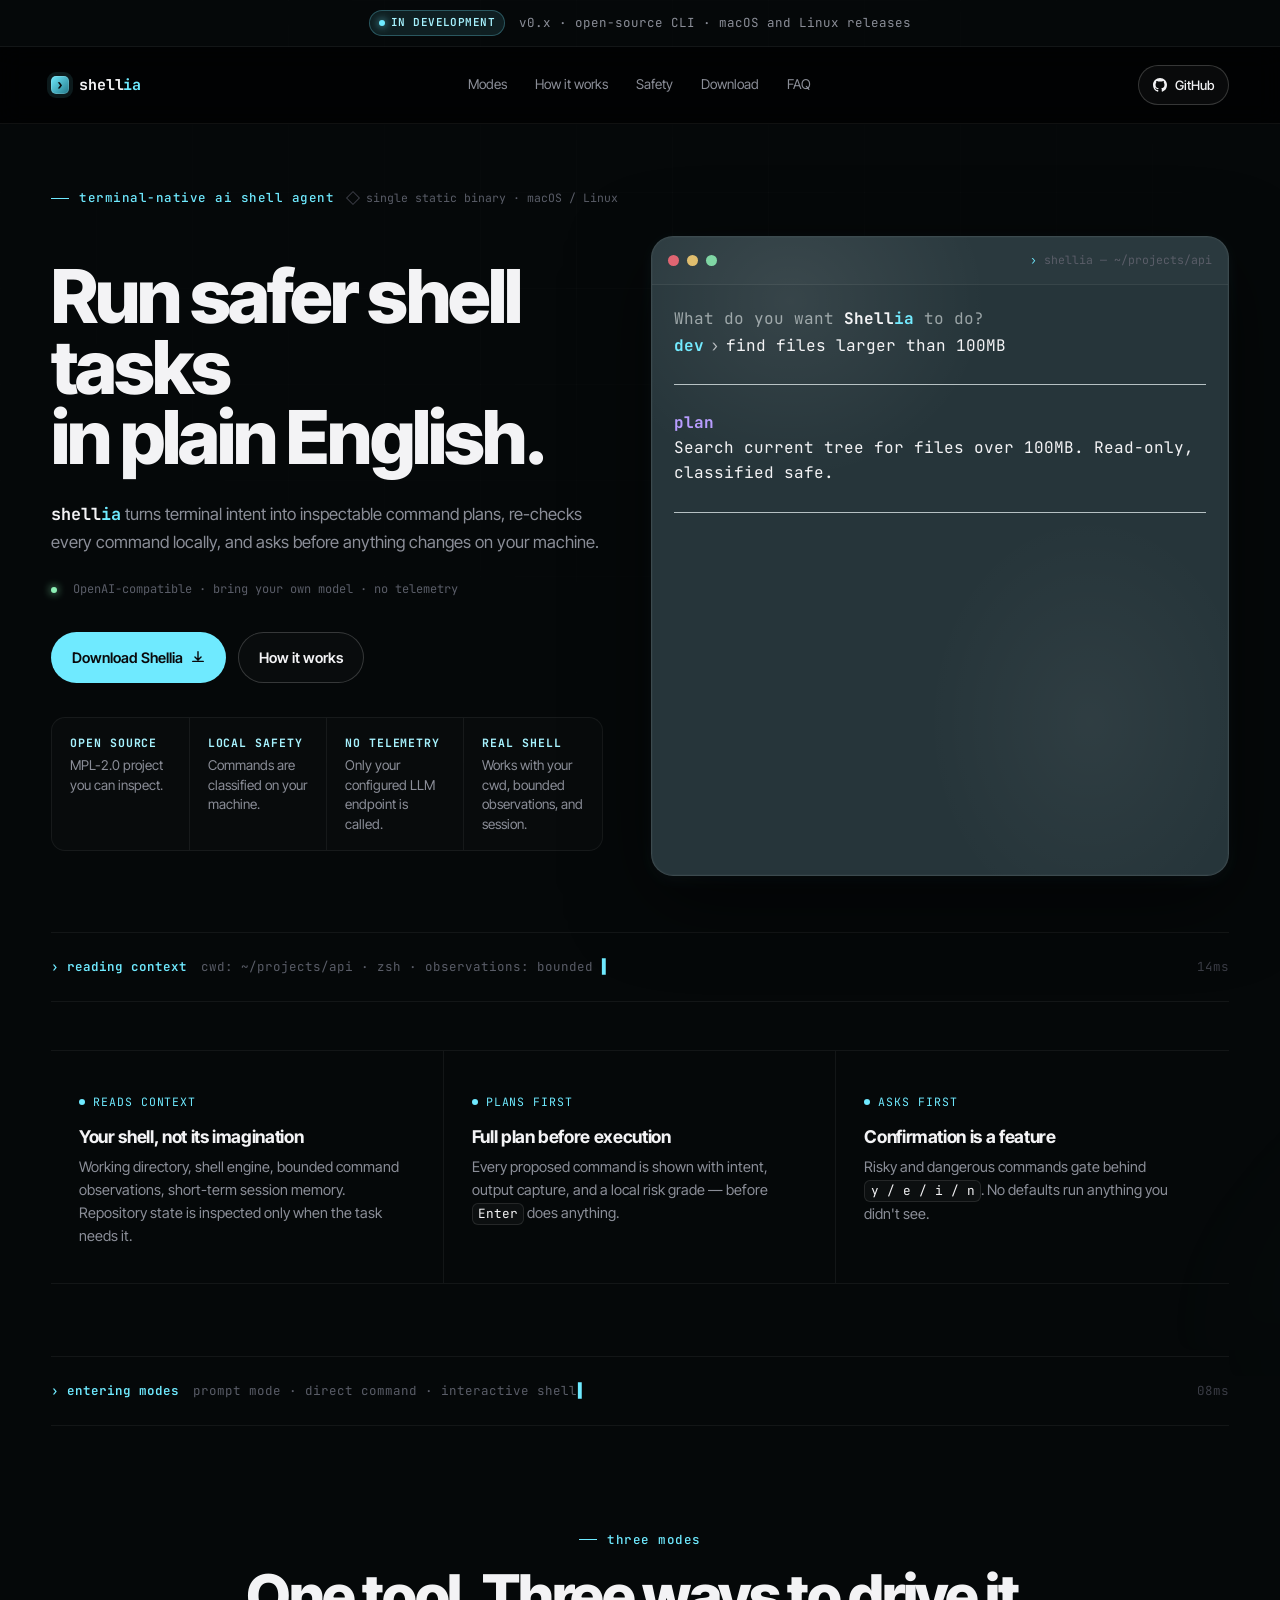
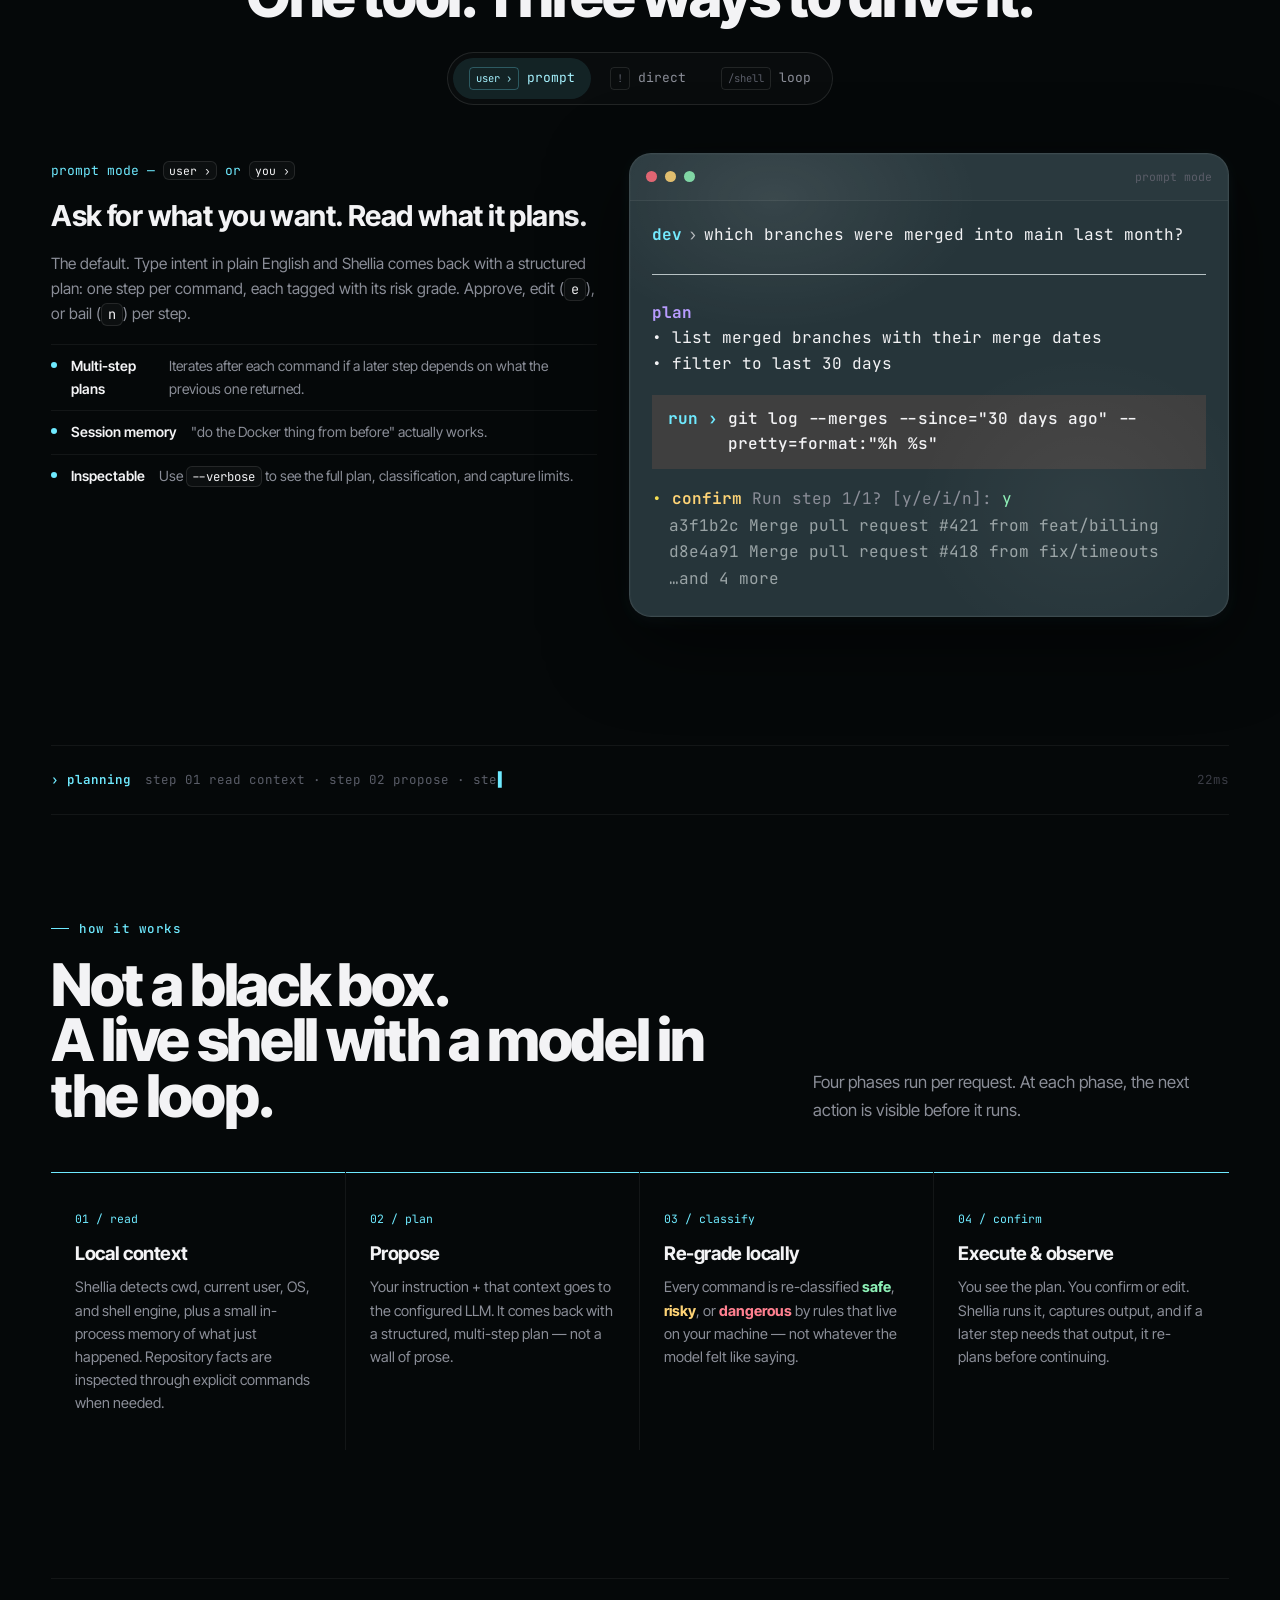
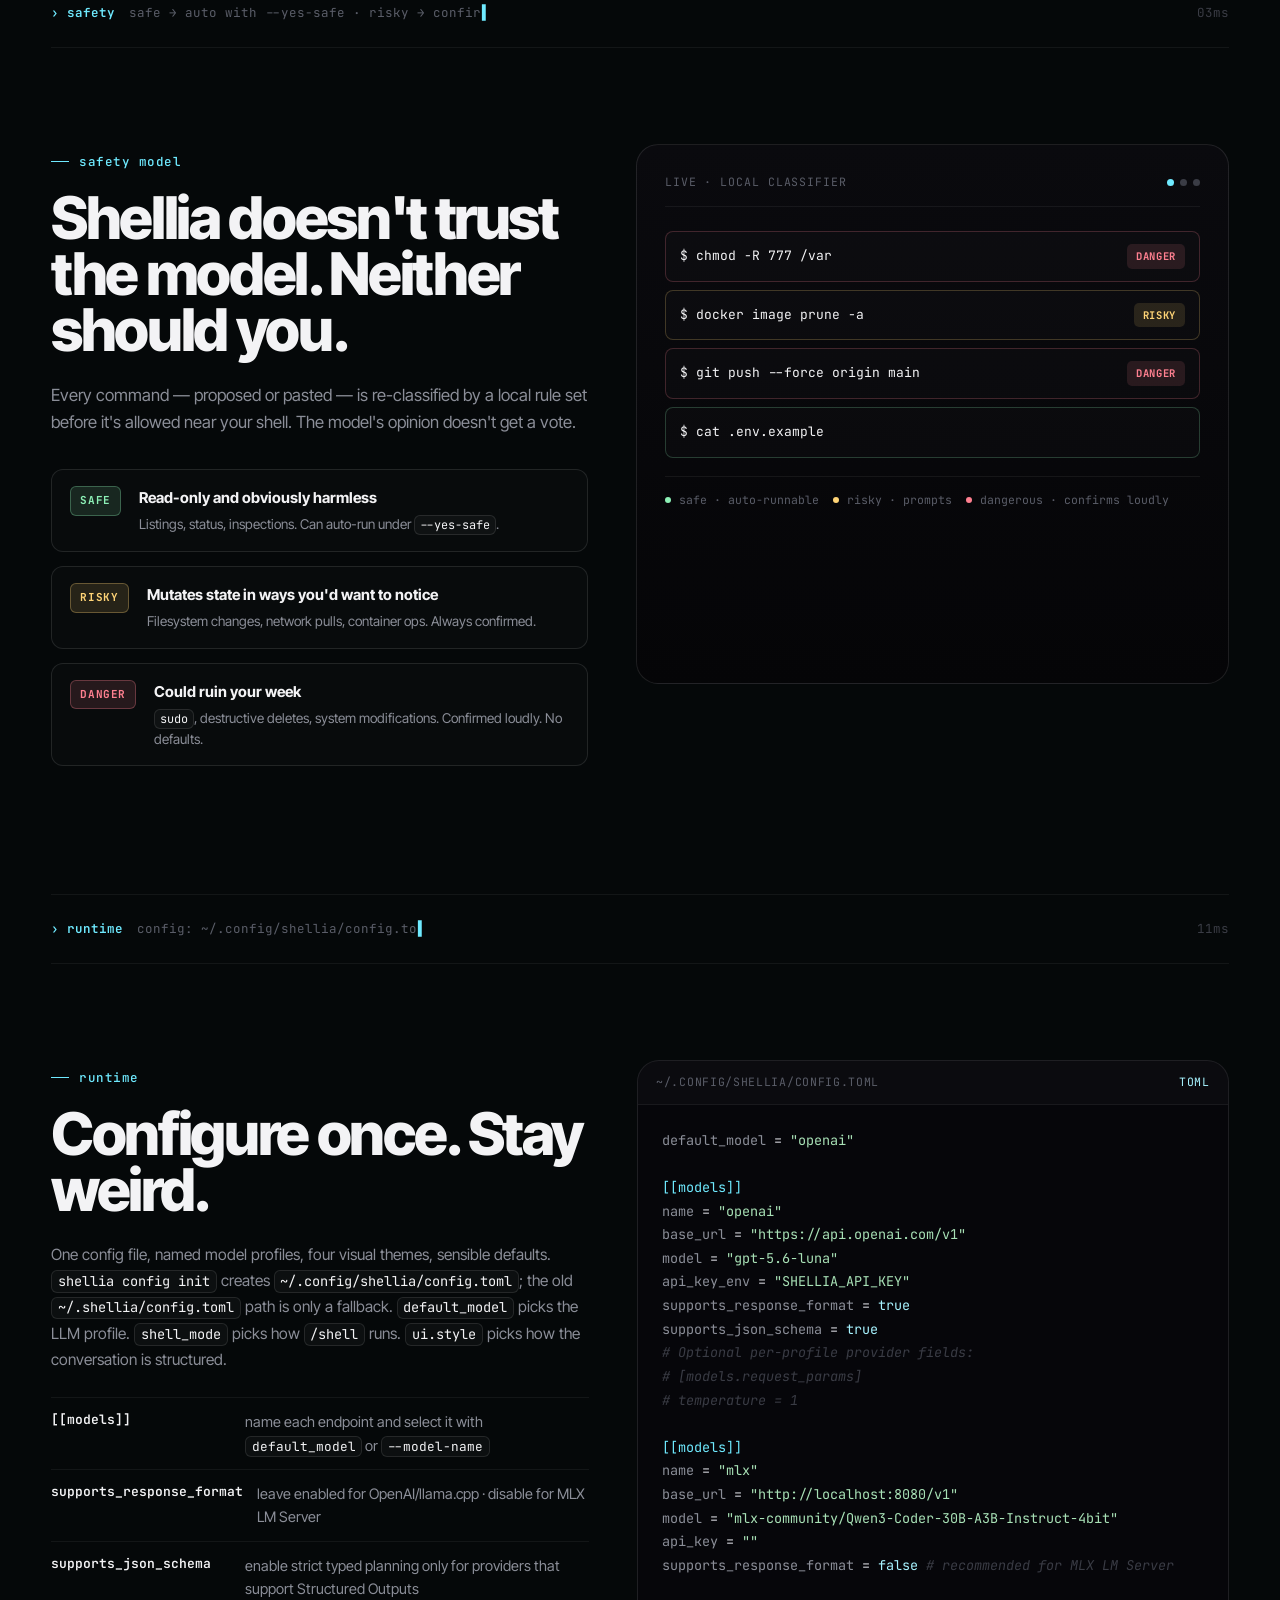
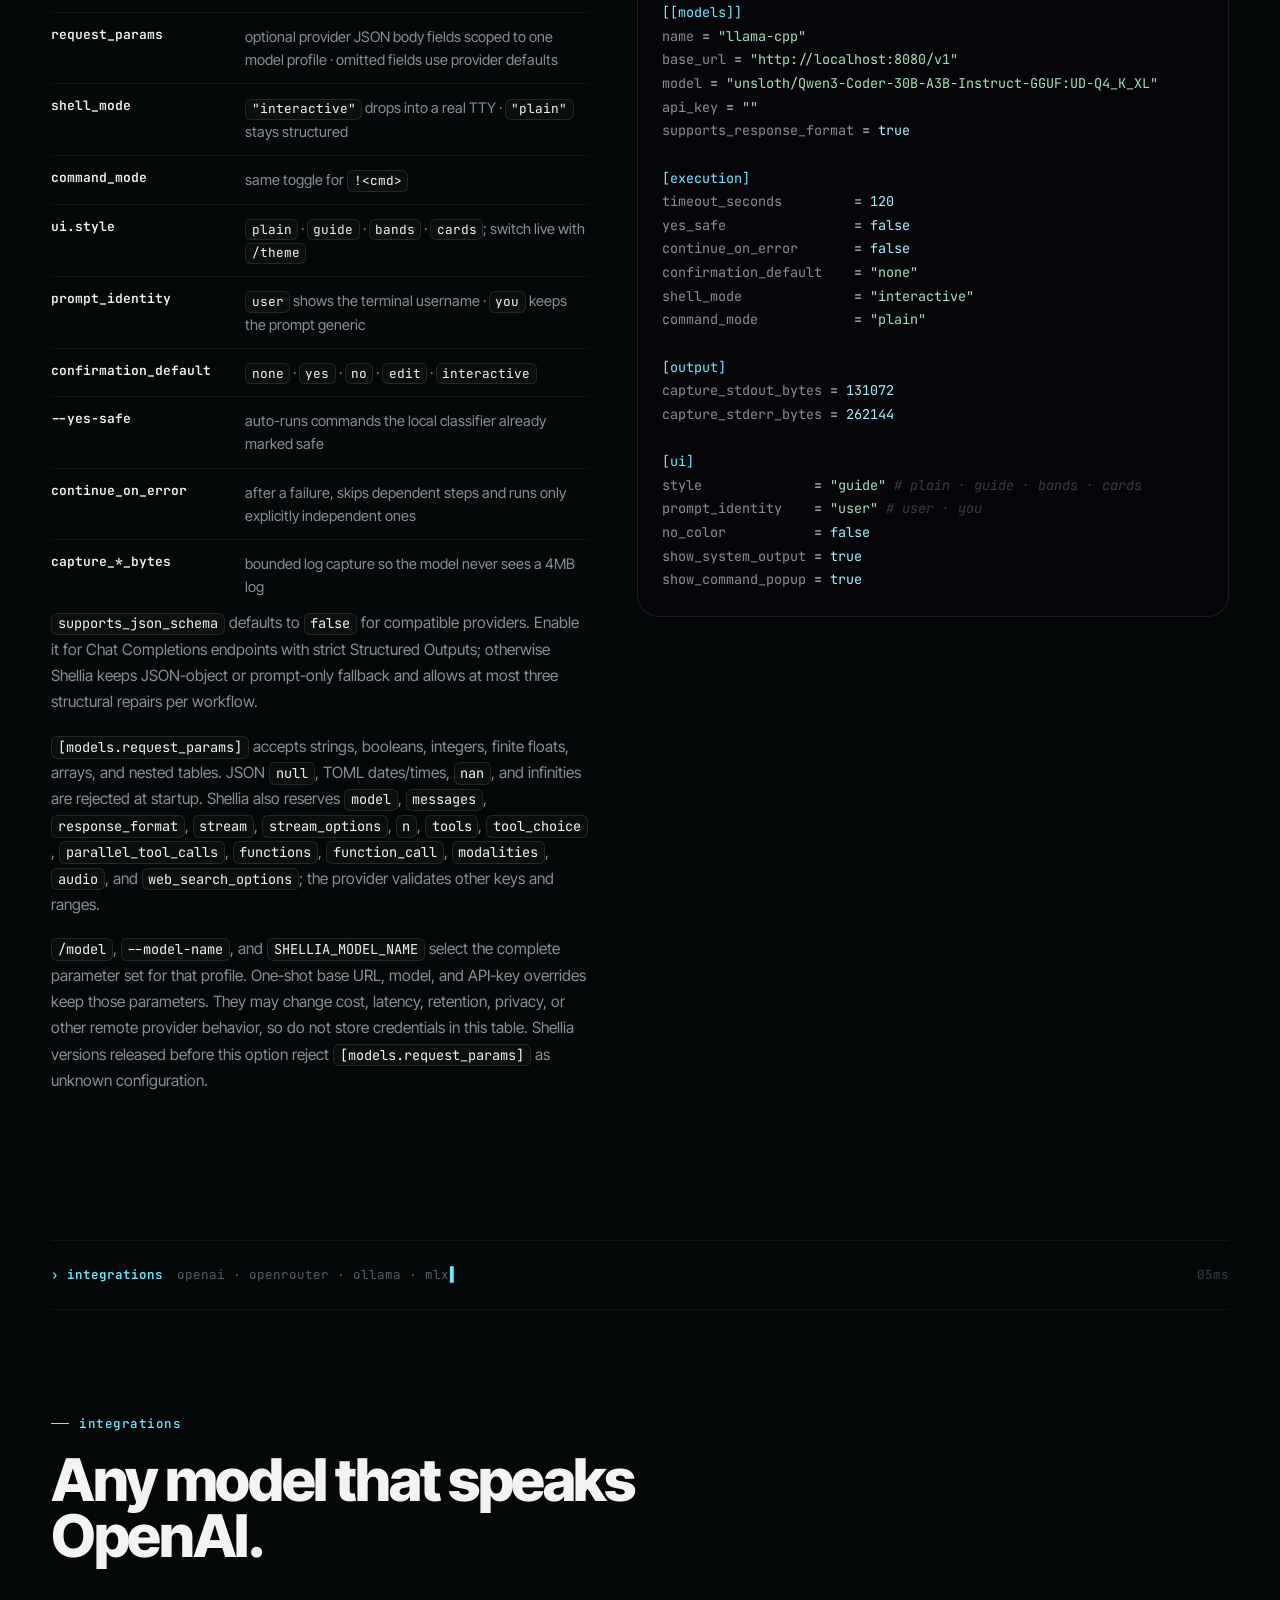
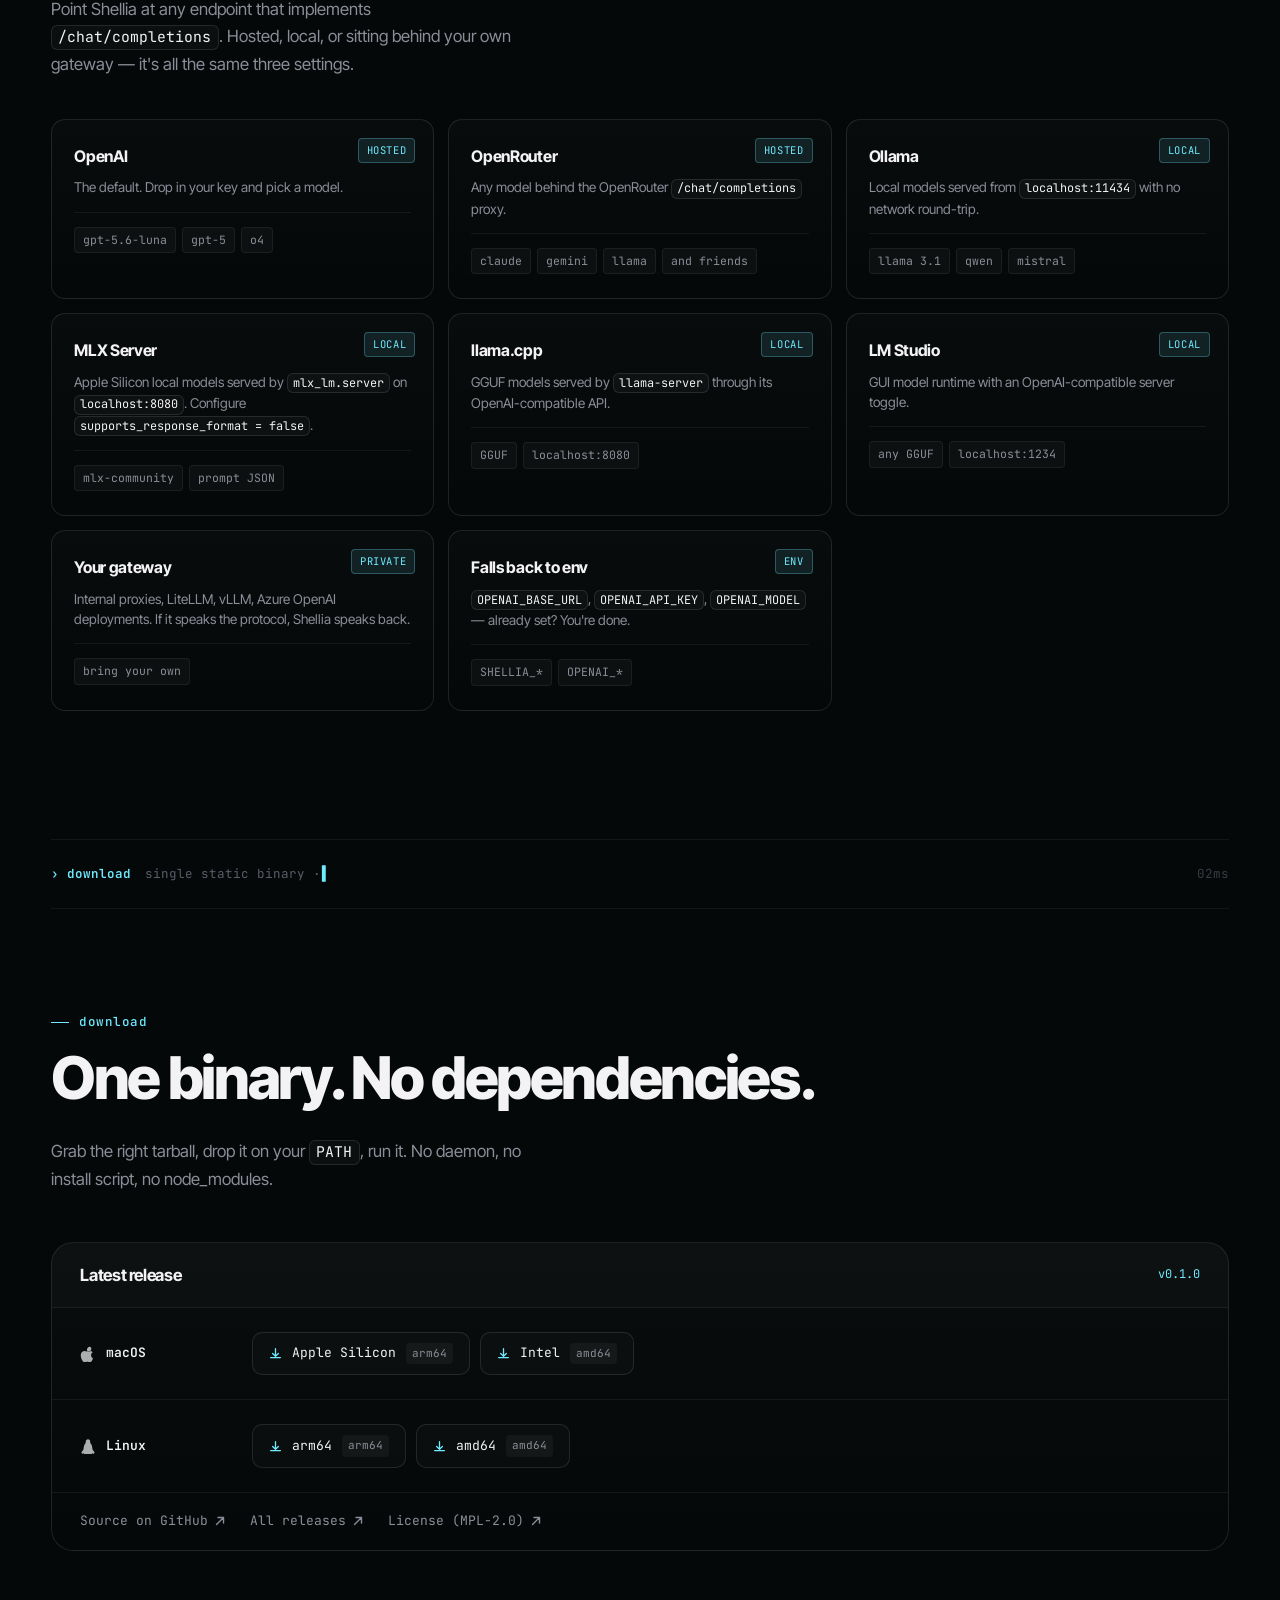
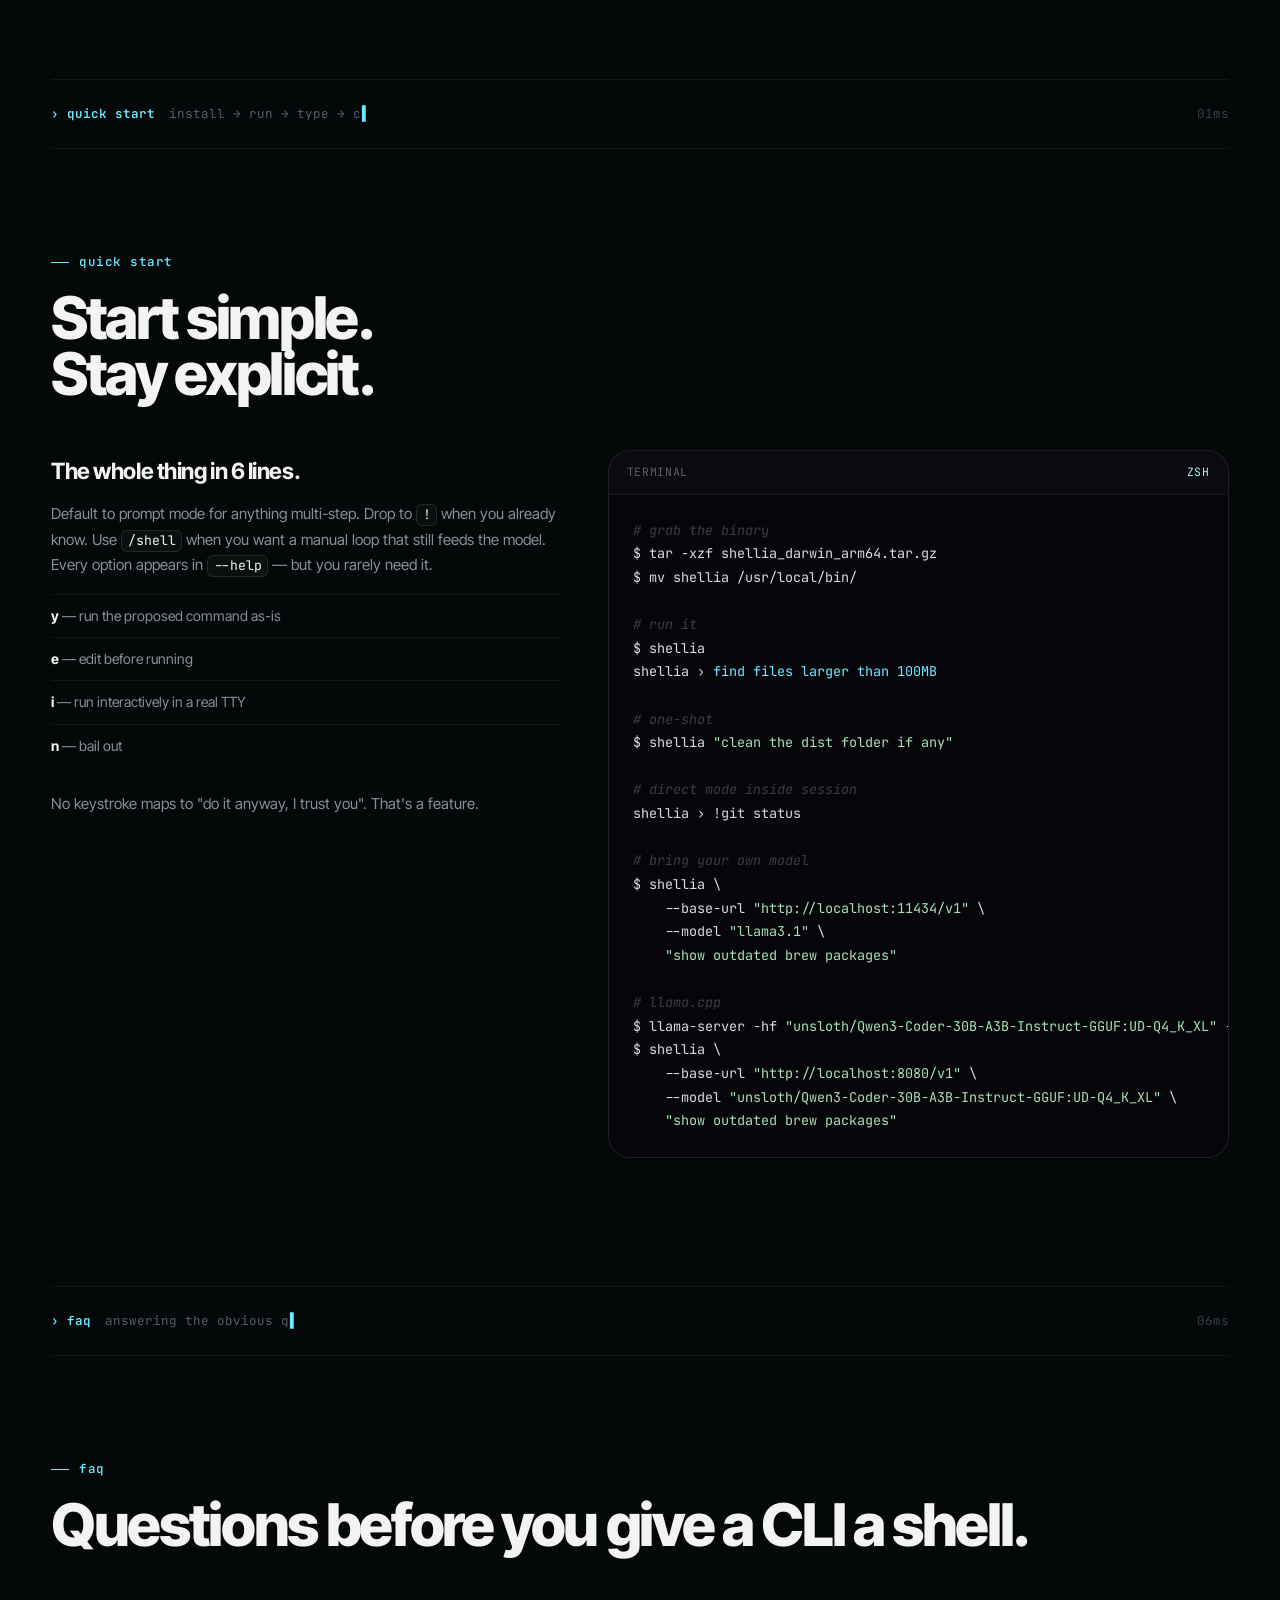
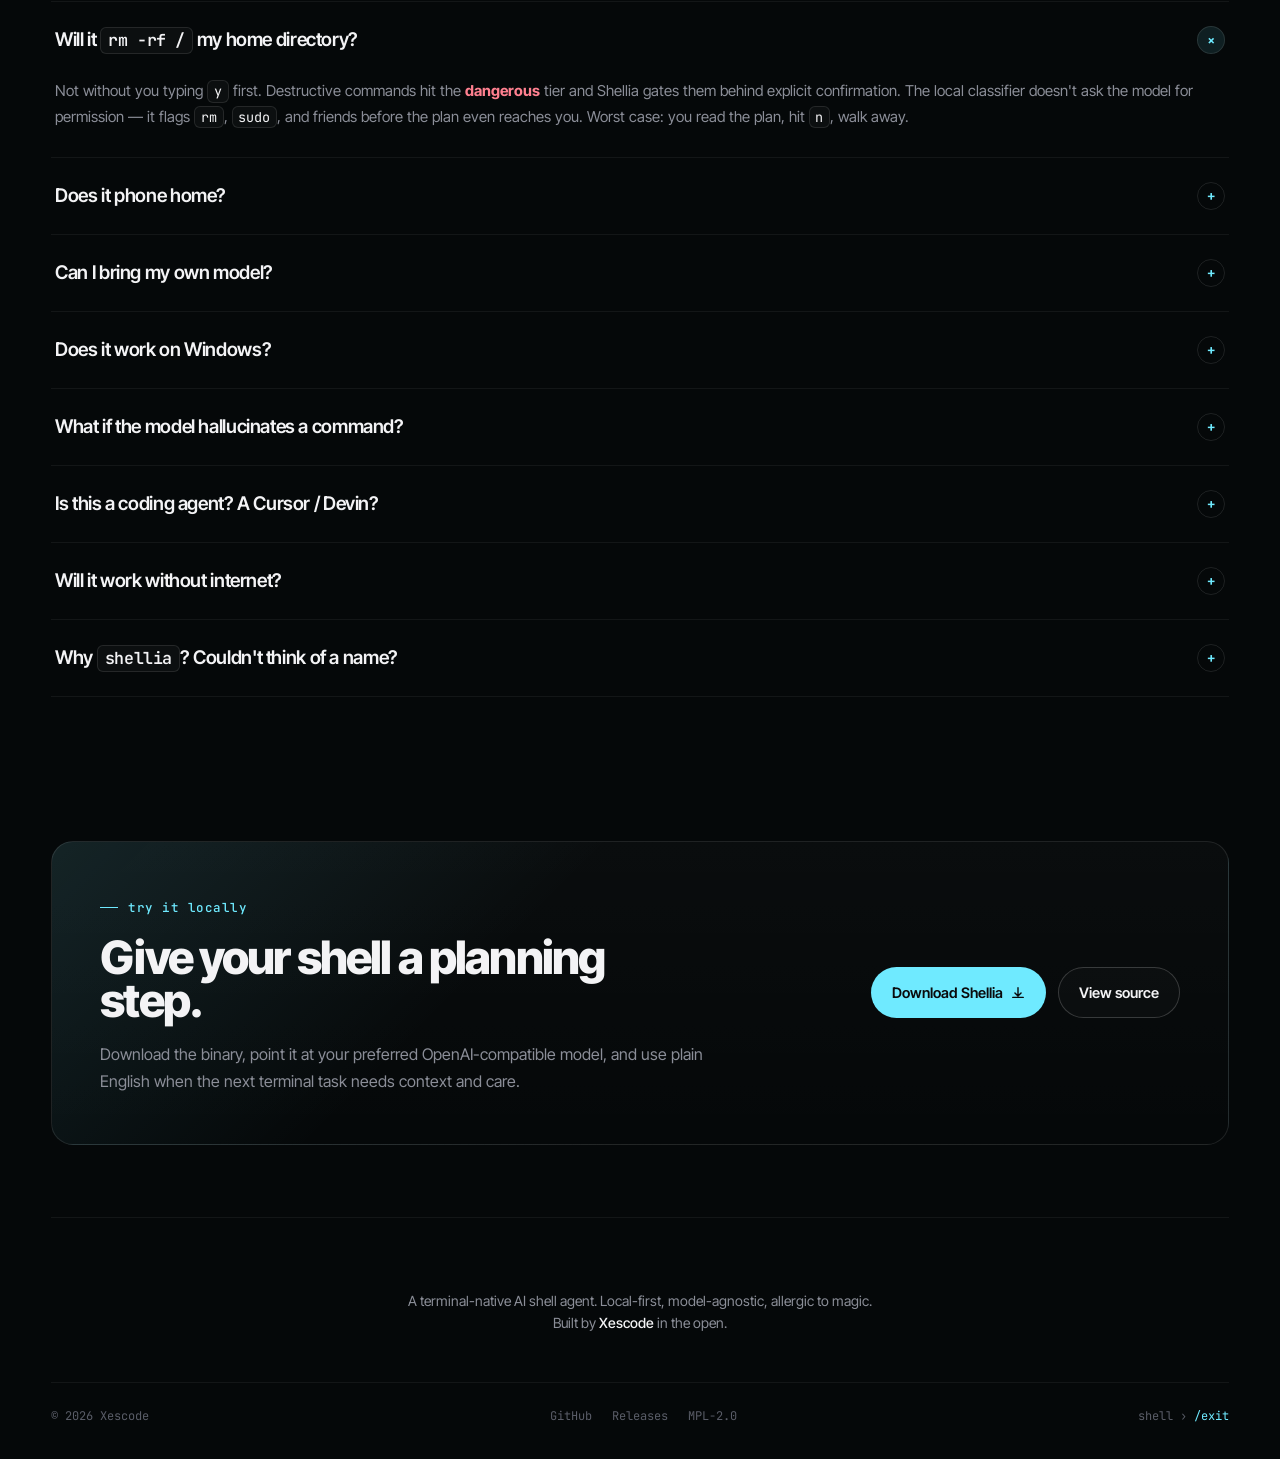
<file: site/index.html>
<!doctype html>
<html lang="en">
<head>
<meta charset="utf-8" />
<meta name="viewport" content="width=device-width, initial-scale=1" />
<title>Shellia — run shell tasks safely in plain English.</title>
<meta name="description" content="Shellia is an open-source AI shell agent for developers who want plain-language terminal automation with inspectable plans, local safety checks, and explicit confirmation." />
<link rel="preconnect" href="https://fonts.googleapis.com" />
<link rel="preconnect" href="https://fonts.gstatic.com" crossorigin />
<link href="https://fonts.googleapis.com/css2?family=Inter+Tight:wght@400;500;600;700;800;900&family=JetBrains+Mono:wght@400;500;600;700&display=swap" rel="stylesheet" />
<style>
:root{
  --bg:#050809;
  --surface:#0d1113;
  --surface-2:#13181b;
  --hairline:rgba(255,255,255,0.06);
  --line:rgba(255,255,255,0.10);
  --line-2:rgba(255,255,255,0.18);
  --text:#f3f3f5;
  --muted:#8b8e98;
  --dim:#5a5d68;
  --faint:#3a3c45;
  --accent:#6feaff;
  --accent-strong:#a7f3ff;
  --accent-wash:rgba(111,234,255,0.10);
  --accent-ring:rgba(111,234,255,0.28);
  --safe:#8df0b6;
  --risky:#ffd476;
  --danger:#ff8090;
  --font-display:"Inter Tight","Inter",-apple-system,BlinkMacSystemFont,"Segoe UI",sans-serif;
  --font-body:"Inter Tight","Inter",-apple-system,BlinkMacSystemFont,"Segoe UI",sans-serif;
  --font-mono:"JetBrains Mono","SFMono-Regular",ui-monospace,monospace;
  --pad-section:128px;
  --pad-section-after-sep:96px;
  --pad-section-compact:72px;
  --pad-section-tight:48px;
  --pad-x:clamp(20px,4vw,56px);
  --gap:clamp(20px,2.4vw,32px);
  --radius:14px;
  --radius-lg:22px;
}
*{box-sizing:border-box}
html{scroll-behavior:smooth; -webkit-font-smoothing:antialiased; text-rendering:optimizeLegibility}
body{
  margin:0; color:var(--text); background:var(--bg);
  font-family:var(--font-body);
  font-size:16px; line-height:1.6;
  overflow-x:hidden;
}
/* subtle noise + grid drift in the background */
body::before{
  content:""; position:fixed; inset:-50%; z-index:-2; pointer-events:none;
  background:
    radial-gradient(60% 40% at 20% 0%, rgba(111,234,255,0.10), transparent 60%),
    radial-gradient(50% 40% at 100% 100%, rgba(141,240,182,0.06), transparent 60%);
  filter:blur(40px);
}
body::after{
  content:""; position:fixed; inset:0; z-index:-1; pointer-events:none;
  background-image:
    linear-gradient(rgba(255,255,255,0.025) 1px, transparent 1px),
    linear-gradient(90deg, rgba(255,255,255,0.025) 1px, transparent 1px);
  background-size:96px 96px;
  background-position:0 0;
  mask-image:radial-gradient(75% 60% at 50% 30%, #000 0%, transparent 100%);
  opacity:0.7;
}
a{color:inherit; text-decoration:none}
button{font:inherit; color:inherit; background:none; border:0; cursor:pointer}
code, pre{font-family:var(--font-mono)}
:not(pre) > code{
  display:inline-flex; align-items:center;
  padding:0.06em 0.42em;
  border:1px solid var(--line);
  border-radius:6px;
  background:rgba(255,255,255,0.03);
  color:var(--text);
  font-size:0.88em; line-height:1.4;
  white-space:nowrap;
}

/* ───────── layout shell ───────── */
.wrap{width:100%; max-width:1320px; margin:0 auto; padding:0 var(--pad-x)}
.section{padding:var(--pad-section) 0; position:relative}
.section-after-sep{padding-top:var(--pad-section-after-sep)}
.section-compact{padding:var(--pad-section-tight) 0 var(--pad-section-compact)}
.section-short-bottom{padding-bottom:var(--pad-section-compact)}
.section-final{padding:var(--pad-section-compact) 0 0}

/* ───────── nav ───────── */
.nav{
  position:sticky; top:0; z-index:50;
  display:flex; align-items:center; justify-content:space-between;
  padding:18px var(--pad-x);
  background:rgba(0,0,0,0.65);
  backdrop-filter:blur(12px) saturate(1.2);
  -webkit-backdrop-filter:blur(12px) saturate(1.2);
  border-bottom:1px solid var(--hairline);
}
.brand{
  display:inline-flex; align-items:center; gap:10px;
  font-family:var(--font-mono); font-weight:700; font-size:15px; letter-spacing:-0.01em;
}
.brand-mark{
  width:18px; height:18px; border-radius:5px; position:relative;
  background:linear-gradient(135deg, var(--accent) 0%, #237a8a 100%);
  box-shadow:0 0 0 4px var(--accent-wash), inset 0 0 0 1px rgba(255,255,255,0.15);
}
.brand-mark::after{
  content:"›"; position:absolute; inset:0;
  display:grid; place-items:center;
  color:#0a0a0c; font-weight:900; font-size:13px;
  font-family:var(--font-mono);
  transform:translate(-0.5px,-1px);
}
.shellia{font-family:var(--font-mono); font-weight:700; color:var(--text)}
.shellia .ia{color:var(--accent)}
.nav-links{display:flex; align-items:center; gap:28px; color:var(--muted); font-size:13.5px}
.nav-links a{position:relative; transition:color .2s}
.nav-links a:hover{color:var(--text)}
.nav-links a.active{color:var(--accent-strong)}
.nav-links a.active::after{
  content:"";
  position:absolute;
  left:0; right:0; bottom:-8px;
  height:1px;
  background:var(--accent);
  box-shadow:0 0 10px var(--accent-ring);
}
.nav-cta{
  display:inline-flex; align-items:center; gap:8px;
  padding:9px 14px; border-radius:999px;
  border:1px solid var(--line-2);
  background:rgba(255,255,255,0.03);
  font-size:13px; font-weight:500;
  transition:background .2s, border-color .2s;
}
.nav-cta:hover{background:rgba(255,255,255,0.06); border-color:var(--accent-ring)}
.nav-cta svg{width:14px; height:14px}

/* ───────── banner ───────── */
.banner{
  display:flex; align-items:center; justify-content:center; gap:14px;
  padding:10px 16px;
  border-bottom:1px solid var(--hairline);
  font-family:var(--font-mono); font-size:12.5px; color:var(--muted);
}
.banner-tag{
  display:inline-flex; align-items:center; gap:6px;
  padding:3px 9px; border-radius:999px;
  background:var(--accent-wash); color:var(--accent-strong);
  border:1px solid var(--accent-ring);
  font-size:11px; font-weight:600; letter-spacing:0.04em; text-transform:uppercase;
}
.banner-tag::before{
  content:""; width:6px; height:6px; border-radius:50%;
  background:var(--accent); box-shadow:0 0 8px var(--accent);
  animation:pulse 2s ease-in-out infinite;
}
@keyframes pulse{0%,100%{opacity:1; transform:scale(1)} 50%{opacity:.55; transform:scale(0.85)}}

/* ───────── eyebrow + type ───────── */
.eyebrow{
  display:inline-flex; align-items:center; gap:10px;
  font-family:var(--font-mono); font-size:12.5px; font-weight:500;
  color:var(--accent); letter-spacing:0.04em;
  text-transform:lowercase;
}
.eyebrow::before{
  content:""; width:18px; height:1px; background:var(--accent); display:inline-block;
}
h1, h2, h3{margin:0; font-family:var(--font-display); font-weight:800; letter-spacing:-0.04em; line-height:0.95}
h1{font-size:clamp(2.6rem, 5.8vw, 5.8rem)}
h2{font-size:clamp(2.2rem, 4.6vw, 4.6rem)}
h3{font-size:1.25rem; font-weight:700; letter-spacing:-0.02em; line-height:1.2}
p{margin:0}
.lead{color:var(--muted); font-size:clamp(1.05rem,1.2vw,1.18rem); line-height:1.65; max-width:36rem}

/* ───────── buttons ───────── */
.btn{
  display:inline-flex; align-items:center; gap:8px;
  padding:13px 20px; border-radius:999px;
  font-size:14.5px; font-weight:600;
  transition:transform .15s, background .2s, border-color .2s, color .2s;
  border:1px solid transparent;
  white-space:nowrap;
}
.btn:hover{transform:translateY(-1px)}
.btn-primary{background:var(--accent); color:#0a0a0c}
.btn-primary:hover{background:var(--accent-strong)}
.btn-ghost{color:var(--text); border-color:var(--line-2); background:rgba(255,255,255,0.02)}
.btn-ghost:hover{border-color:var(--accent-ring); background:var(--accent-wash); color:var(--accent-strong)}
.btn svg{width:14px; height:14px}

/* ───────── hero shared ───────── */
.hero{padding:64px 0 56px; position:relative}
.hero-eyebrow-row{display:flex; align-items:center; gap:14px; flex-wrap:wrap; margin-bottom:28px}
.hero-spec{
  font-family:var(--font-mono); font-size:11.5px; color:var(--dim);
  display:inline-flex; align-items:center; gap:8px;
}
.hero-spec::before{
  content:""; width:8px; height:8px; border:1px solid var(--faint); transform:rotate(45deg)
}
.hero-actions{display:flex; flex-wrap:wrap; gap:12px; margin-top:32px}
.hero-meta{
  display:flex; align-items:center; gap:16px; margin-top:24px;
  font-family:var(--font-mono); font-size:12px; color:var(--dim);
}
.hero-meta-dot{width:6px; height:6px; background:var(--safe); border-radius:50%; box-shadow:0 0 8px var(--safe)}

/* ───────── trust strip ───────── */
.trust-strip{
  display:grid;
  grid-template-columns:repeat(4, minmax(0,1fr));
  gap:0;
  margin-top:34px;
  border:1px solid var(--hairline);
  border-radius:var(--radius);
  overflow:hidden;
  background:rgba(255,255,255,0.015);
}
.trust-item{
  padding:16px 18px;
  border-right:1px solid var(--hairline);
}
.trust-item:last-child{border-right:0}
.trust-item b{
  display:block;
  font-family:var(--font-mono);
  font-size:11.5px;
  color:var(--accent-strong);
  text-transform:uppercase;
  letter-spacing:0.08em;
  margin-bottom:4px;
}
.trust-item span{
  display:block;
  color:var(--muted);
  font-size:13.5px;
  line-height:1.45;
}

/* ───────── hero split ───────── */
.hero-a .hero-grid{
  display:grid; grid-template-columns:minmax(0, 1.05fr) minmax(0, 1.1fr);
  gap:48px; align-items:center;
}
.hero-a h1{margin-bottom:24px}
.hero-term .terminal{
  height:clamp(430px, calc(100vh - 220px), 640px);
  max-height:calc(100vh - 160px);
}

/* ───────── terminal window ───────── */
.terminal{
  position:relative;
  display:flex;
  flex-direction:column;
  border:1px solid var(--line);
  border-radius:var(--radius-lg);
  background:#26353a;
  box-shadow:
    0 0 0 1px rgba(255,255,255,0.02) inset,
    0 24px 80px rgba(0,0,0,0.6),
    0 4px 16px rgba(111,234,255,0.06);
  overflow:hidden;
}
.terminal::before{
  content:""; position:absolute; inset:0; pointer-events:none;
  background:
    radial-gradient(55% 45% at 24% 10%, rgba(255,255,255,0.08), transparent 62%),
    radial-gradient(42% 48% at 76% 76%, rgba(255,255,255,0.045), transparent 68%);
}
.term-chrome{
  display:flex; align-items:center; gap:8px;
  flex:0 0 auto;
  padding:14px 16px;
  border-bottom:1px solid var(--hairline);
  background:rgba(255,255,255,0.02);
}
.term-chrome .dot{width:11px; height:11px; border-radius:50%; opacity:0.85}
.term-chrome .dot.r{background:#ff6d7b}
.term-chrome .dot.y{background:#ffd476}
.term-chrome .dot.g{background:#8df0b6}
.term-title{
  margin-left:auto; font-family:var(--font-mono); font-size:11.5px;
  color:var(--dim);
}
.term-title .arrow-pulse{color:var(--accent); animation:pulse 2s infinite}
.term-body{
  flex:1 1 auto;
  min-height:0;
  padding:22px 22px 24px;
  font-family:var(--font-mono); font-size:16px; line-height:1.55;
  overflow-y:auto;
  overscroll-behavior:contain;
  scrollbar-color:rgba(111,234,255,0.45) rgba(255,255,255,0.08);
  scrollbar-width:thin;
}
.term-body::-webkit-scrollbar{width:10px}
.term-body::-webkit-scrollbar-track{background:rgba(255,255,255,0.08)}
.term-body::-webkit-scrollbar-thumb{background:rgba(111,234,255,0.45); border-radius:999px; border:2px solid transparent; background-clip:content-box}
.tline{margin:0; color:var(--text)}
.tline + .tline{margin-top:2px}
.tline.muted{color:#9aa4a6}
.tline.output{color:var(--muted)}
.tline.output-text{padding-left:1.1rem; color:#9aa4a6}
.tline.output-raw{color:var(--text)}
.tline.answer{color:var(--text); font-weight:500}
.prompt{color:var(--accent); font-weight:700}
.status-danger{color:var(--danger)}
.confirm-yes{color:#f5df52; font-weight:700}
.session-dot{color:var(--dim)}
.session-mode{color:var(--accent); font-weight:700}
.prompt-arr{color:var(--text); opacity:0.7; margin:0 6px}
.prompt-cursor{display:inline-block; width:0.62em; height:1.25em; margin-left:8px; background:#b8c4c4; vertical-align:-0.2em; animation:caret-blink 1.05s steps(1) infinite}
.prompt-cursor-line{margin-left:0}
.tcursor::after{content:""; display:inline-block; width:0.62em; height:1.25em; margin-left:8px; background:#b8c4c4; vertical-align:-0.2em; animation:caret-blink 1.05s steps(1) infinite}
.tcursor.done::after{content:none}
@keyframes blink{0%,49%{opacity:1} 50%,100%{opacity:0}}
@keyframes caret-blink{0%,52%{opacity:1} 53%,100%{opacity:0}}
.tblock{margin-top:18px}
.tdiv{height:1px; margin:26px 0; background:rgba(238,247,248,0.72)}
.tbtitle{color:#b89cff; font-weight:700; margin:0}
.tbtitle-mode{color:var(--accent)}
.tbtitle-step{color:#b89cff}
.tcmd{
  display:inline-flex; padding:12px 16px; margin:18px 0;
  background:#3f3f3f;
  border:0;
  border-radius:0;
  gap:10px; align-items:baseline;
  width:max-content; max-width:100%;
}
.tcmd .pfx{color:var(--accent); font-weight:700; flex-shrink:0}
.tcmd .txt{color:var(--text); font-weight:500; word-break:break-word}
.bullet{color:var(--text)}
.bullet.warn{color:#f5df52}
.bullet.muted-bullet{color:#9aa4a6}
.kw{color:var(--risky); font-weight:600}
.term-mock{transition:opacity .42s ease, transform .42s ease}
.term-mock.fade{opacity:0; transform:translateY(6px)}
.typed-text{transition:opacity .42s ease}
.typed-text.fade{opacity:0}
.reveal{opacity:0; transform:translateY(8px); transition:opacity .42s ease, transform .42s ease}
.reveal.in{opacity:1; transform:none}

/* ───────── animated section dividers ───────── */
.sep{
  display:flex; align-items:center; gap:14px;
  padding:24px 0;
  border-top:1px solid var(--hairline);
  border-bottom:1px solid var(--hairline);
  font-family:var(--font-mono); font-size:12.5px; color:var(--dim);
  overflow:hidden;
}
.sep .sep-prompt{color:var(--accent); font-weight:600}
.sep .sep-text{flex:1; min-width:0; white-space:nowrap; overflow:hidden; text-overflow:ellipsis}
.sep .sep-text::after{content:"▌"; color:var(--accent); margin-left:1px; animation:blink 1s steps(1) infinite}
.sep .sep-ms{color:var(--faint); flex:0 0 auto}

/* ───────── pillars ───────── */
.pillars{
  display:grid; grid-template-columns:repeat(3, minmax(0,1fr));
  gap:0;
  border-top:1px solid var(--hairline);
  border-bottom:1px solid var(--hairline);
}
.pillar{padding:36px 28px; border-right:1px solid var(--hairline)}
.pillar:last-child{border-right:0}
.pillar-tag{
  display:inline-flex; gap:8px; align-items:center;
  font-family:var(--font-mono); font-size:11.5px;
  color:var(--accent); text-transform:uppercase; letter-spacing:0.08em;
  margin-bottom:14px;
}
.pillar-tag::before{
  content:""; width:6px; height:6px; background:var(--accent); border-radius:50%;
}
.pillar h3{margin-bottom:8px; font-size:1.1rem}
.pillar p{color:var(--muted); font-size:14.5px; line-height:1.6}

/* ───────── modes (tabs) ───────── */
.modes-head{
  display:flex; flex-direction:column; align-items:center; gap:28px;
  margin-bottom:48px; text-align:center;
}
.modes-head h2{max-width:22ch}
.modes-tabs{
  display:inline-flex; padding:5px; gap:3px;
  border:1px solid var(--line); border-radius:999px;
  background:rgba(255,255,255,0.02);
}
.modes-tab{
  padding:9px 16px; border-radius:999px;
  font-family:var(--font-mono); font-size:13px; color:var(--muted);
  display:inline-flex; align-items:center; gap:8px;
  transition:background .2s, color .2s;
  cursor:pointer;
}
.modes-tab .key{
  font-size:10.5px; padding:2px 6px;
  border:1px solid var(--line); border-radius:4px;
  color:var(--dim);
}
.modes-tab:hover{color:var(--text)}
.modes-tab.on{background:var(--accent-wash); color:var(--accent-strong)}
.modes-tab.on .key{border-color:var(--accent-ring); color:var(--accent-strong)}
.modes-pane{
  display:grid; grid-template-columns:minmax(0,1fr) minmax(0,1.1fr); gap:32px;
  align-items:stretch;
}
.modes-copy{padding-top:8px}
.modes-copy .pane-label{font-family:var(--font-mono); color:var(--accent); margin-bottom:18px; font-size:13px}
.modes-copy h3{font-size:1.8rem; margin-bottom:18px; letter-spacing:-0.02em}
.modes-copy p{color:var(--muted); margin-bottom:14px; font-size:15.5px}
.modes-copy .pane-list{margin:18px 0 0; padding:0; list-style:none}
.modes-copy .pane-list li{
  padding:10px 0; border-top:1px solid var(--hairline);
  display:flex; gap:14px; align-items:flex-start;
  font-size:14px; color:var(--muted);
}
.modes-copy .pane-list li::before{
  content:""; width:6px; height:6px; margin-top:7px;
  background:var(--accent); border-radius:50%; flex-shrink:0;
}
.modes-copy .pane-list b{color:var(--text); font-weight:600}
.modes-demo{position:relative}
.modes-demo .terminal{height:100%}
.modes-pane[hidden]{display:none}

/* ───────── how it works ───────── */
.how-grid{
  display:grid; grid-template-columns:repeat(4, minmax(0,1fr));
  gap:0;
  border-top:1px solid var(--hairline);
  margin-top:48px;
}
.how-step{
  padding:32px 24px 36px; border-right:1px solid var(--hairline);
  position:relative;
}
.how-step:last-child{border-right:0}
.how-num{
  display:inline-block; font-family:var(--font-mono); font-size:11.5px;
  color:var(--accent); margin-bottom:14px;
}
.how-step h3{margin-bottom:10px; font-size:1.18rem}
.how-step p{color:var(--muted); font-size:14.5px; line-height:1.6}
.how-step::before{
  content:""; position:absolute; top:-1px; left:0; right:0; height:1px;
  background:var(--accent);
  transform:scaleX(0); transform-origin:left; transition:transform .6s ease .1s;
}
.how-step.in::before{transform:scaleX(1)}

/* ───────── safety classifier ───────── */
.safety-grid{
  display:grid; grid-template-columns:minmax(0,0.95fr) minmax(0,1.05fr); gap:48px;
  align-items:start;
}
.safety-copy h2{margin-bottom:24px}
.safety-tiers{display:flex; flex-direction:column; gap:14px; margin-top:32px}
.safety-tier{
  display:flex; gap:18px; align-items:flex-start;
  padding:16px 18px;
  border:1px solid var(--line); border-radius:12px;
  background:rgba(255,255,255,0.015);
}
.safety-tier .lvl{
  font-family:var(--font-mono); font-size:11px; font-weight:700;
  padding:5px 9px; border-radius:6px; letter-spacing:0.06em;
  text-transform:uppercase; flex-shrink:0;
}
.safety-tier.safe .lvl{background:rgba(141,240,182,0.12); color:var(--safe); border:1px solid rgba(141,240,182,0.3)}
.safety-tier.risky .lvl{background:rgba(255,212,118,0.12); color:var(--risky); border:1px solid rgba(255,212,118,0.3)}
.safety-tier.danger .lvl{background:rgba(255,128,144,0.12); color:var(--danger); border:1px solid rgba(255,128,144,0.3)}
.safety-tier h4{margin:0 0 4px; font-family:var(--font-display); font-size:15px; font-weight:700}
.safety-tier p{font-size:13.5px; color:var(--muted); line-height:1.5}
.safety-tier-text{flex:1; min-width:0}
.classifier{
  border:1px solid var(--line); border-radius:var(--radius-lg);
  background:linear-gradient(180deg, #0a0a0e, #050507);
  padding:28px;
  position:relative;
  min-height:540px;
  overflow:hidden;
}
.classifier-head{
  display:flex; justify-content:space-between; align-items:center;
  font-family:var(--font-mono); font-size:11.5px; color:var(--dim);
  margin-bottom:24px;
  border-bottom:1px solid var(--hairline);
  padding-bottom:14px;
  text-transform:uppercase; letter-spacing:0.08em;
}
.classifier-head .hbtn{display:flex; gap:6px}
.classifier-head .hbtn span{width:7px; height:7px; border-radius:50%; background:var(--faint)}
.classifier-head .hbtn span:first-child{background:var(--accent)}
.classifier-rows{display:flex; flex-direction:column; gap:8px}
.cls-row{
  display:grid; grid-template-columns:1fr auto; gap:14px; align-items:center;
  padding:12px 14px;
  border:1px solid var(--hairline);
  border-radius:8px;
  background:rgba(255,255,255,0.015);
  font-family:var(--font-mono); font-size:13px;
  opacity:0; transform:translateY(8px);
  transition:opacity .35s ease, transform .35s ease, border-color .25s ease;
}
.cls-row.in{opacity:1; transform:none}
.cls-row .cmd{color:var(--text); overflow:hidden; text-overflow:ellipsis; white-space:nowrap}
.cls-row .badge{
  font-size:10.5px; font-weight:700; letter-spacing:0.06em;
  padding:4px 9px; border-radius:5px; text-transform:uppercase;
  opacity:0; transform:scale(0.85);
  transition:opacity .35s ease .2s, transform .35s ease .2s;
}
.cls-row.tagged .badge{opacity:1; transform:none}
.cls-row.safe{border-color:rgba(141,240,182,0.22)}
.cls-row.risky{border-color:rgba(255,212,118,0.22)}
.cls-row.danger{border-color:rgba(255,128,144,0.22)}
.cls-row.safe .badge{background:rgba(141,240,182,0.12); color:var(--safe)}
.cls-row.risky .badge{background:rgba(255,212,118,0.12); color:var(--risky)}
.cls-row.danger .badge{background:rgba(255,128,144,0.12); color:var(--danger)}
.classifier-foot{
  margin-top:18px;
  padding-top:14px;
  border-top:1px solid var(--hairline);
  font-family:var(--font-mono); font-size:11.5px; color:var(--dim);
  display:flex; gap:14px; flex-wrap:wrap;
}
.classifier-foot .stat{display:inline-flex; gap:8px; align-items:center}
.classifier-foot .stat .d{width:6px; height:6px; border-radius:50%}
.classifier-foot .stat.s .d{background:var(--safe)}
.classifier-foot .stat.r .d{background:var(--risky)}
.classifier-foot .stat.d-stat .d{background:var(--danger)}

/* ───────── runtime + integrations ───────── */
.runtime-grid{
  display:grid; grid-template-columns:minmax(0,1fr) minmax(0,1.1fr); gap:48px;
  align-items:start;
}
.runtime-copy h2{margin-bottom:24px}
.runtime-copy p{color:var(--muted); margin-bottom:18px; font-size:15.5px; line-height:1.7}
.runtime-copy ul{margin:24px 0 0; padding:0; list-style:none}
.runtime-copy li{padding:12px 0; border-top:1px solid var(--hairline); color:var(--muted); font-size:14.5px; display:flex; gap:14px}
.runtime-copy li b{color:var(--text); font-weight:600; flex-shrink:0; min-width:180px; font-family:var(--font-mono); font-size:13px}
.codeblock{
  border:1px solid var(--line);
  border-radius:var(--radius-lg);
  background:#06060a;
  overflow:hidden;
}
.codeblock-head{
  display:flex; justify-content:space-between; align-items:center;
  padding:12px 18px;
  border-bottom:1px solid var(--hairline);
  background:rgba(255,255,255,0.02);
  font-family:var(--font-mono); font-size:11.5px; color:var(--dim);
  text-transform:uppercase; letter-spacing:0.06em;
}
.codeblock-head .lang{color:var(--accent-strong)}
.codeblock pre{
  margin:0; padding:24px;
  font-family:var(--font-mono); font-size:13.5px; line-height:1.75;
  color:#dadbe2; overflow:auto;
}
.cb-key{color:var(--muted)}
.cb-str{color:#a8e1b6}
.cb-num{color:var(--accent-strong)}
.cb-comment{color:var(--faint); font-style:italic}
.cb-section{color:var(--accent)}

.integrations{
  display:grid; grid-template-columns:repeat(3, minmax(0,1fr));
  gap:14px;
  margin-top:40px;
}
.int-card{
  padding:24px 22px;
  border:1px solid var(--line);
  border-radius:14px;
  background:linear-gradient(180deg, rgba(255,255,255,0.02), rgba(255,255,255,0.005));
  position:relative; overflow:hidden;
  transition:border-color .25s ease, transform .25s ease;
}
.int-card:hover{border-color:var(--accent-ring); transform:translateY(-2px)}
.int-card h4{margin:0 0 8px; font-size:1rem; font-weight:700; letter-spacing:-0.02em}
.int-card p{color:var(--muted); font-size:13.5px; line-height:1.5}
.int-card .int-list{
  margin-top:14px; padding-top:14px;
  border-top:1px solid var(--hairline);
  display:flex; flex-wrap:wrap; gap:6px;
  font-family:var(--font-mono); font-size:11.5px; color:var(--muted);
}
.int-card .int-list span{
  padding:3px 8px; border-radius:4px;
  background:rgba(255,255,255,0.03);
  border:1px solid var(--hairline);
}
.int-card-tag{
  position:absolute; top:18px; right:18px;
  font-family:var(--font-mono); font-size:10.5px; color:var(--accent);
  padding:3px 8px; border-radius:4px;
  background:var(--accent-wash); border:1px solid var(--accent-ring);
  letter-spacing:0.06em; text-transform:uppercase;
}

/* ───────── download ───────── */
.download-card{
  border:1px solid var(--line);
  border-radius:var(--radius-lg);
  overflow:hidden;
  background:linear-gradient(180deg, rgba(255,255,255,0.025), rgba(255,255,255,0.005));
  margin-top:48px;
}
.download-head{
  display:flex; justify-content:space-between; align-items:center;
  padding:22px 28px;
  border-bottom:1px solid var(--hairline);
  background:rgba(255,255,255,0.015);
}
.download-head .version{font-family:var(--font-mono); font-size:12px; color:var(--accent)}
.download-head h3{font-size:1.05rem; font-weight:700}
.download-row{
  display:grid; grid-template-columns:140px 1fr; gap:32px;
  padding:24px 28px;
  border-bottom:1px solid var(--hairline);
  align-items:center;
}
.download-row:last-child{border-bottom:0}
.download-os{
  display:flex; gap:10px; align-items:center;
  font-family:var(--font-mono); font-size:13px; color:var(--text); font-weight:600;
}
.download-os svg{width:16px; height:16px; opacity:0.7}
.download-assets{display:flex; flex-wrap:wrap; gap:10px}
.download-asset{
  display:inline-flex; align-items:center; gap:10px;
  padding:10px 16px; border-radius:10px;
  border:1px solid var(--line);
  background:rgba(255,255,255,0.02);
  font-family:var(--font-mono); font-size:13px;
  transition:border-color .25s, background .25s, transform .15s;
}
.download-asset:hover{border-color:var(--accent-ring); background:var(--accent-wash); transform:translateY(-1px)}
.download-asset .arch{color:var(--muted); font-size:11px; padding:2px 6px; background:rgba(255,255,255,0.04); border-radius:4px}
.download-asset .dl{width:13px; height:13px; color:var(--accent)}
.download-foot{
  display:flex; gap:24px; flex-wrap:wrap;
  padding:18px 28px;
  font-family:var(--font-mono); font-size:13px;
}
.download-foot a{color:var(--muted); display:inline-flex; gap:6px; align-items:center; transition:color .2s}
.download-foot a:hover{color:var(--accent-strong)}
.download-foot a svg{width:12px; height:12px}

/* ───────── quickstart ───────── */
.quickstart-grid{display:grid; grid-template-columns:minmax(0,0.9fr) minmax(0,1.1fr); gap:48px; align-items:start; margin-top:48px}
.quickstart-copy{padding-top:8px}
.quickstart-copy h3{margin-bottom:16px; font-size:1.4rem; letter-spacing:-0.02em}
.quickstart-copy p{color:var(--muted); margin-bottom:14px; font-size:15px; line-height:1.7}
.quickstart-copy ul{margin:16px 0; padding:0; list-style:none}
.quickstart-copy li{padding:10px 0; border-top:1px solid var(--hairline); color:var(--muted); font-size:14px; line-height:1.6}

/* ───────── FAQ ───────── */
.faq{
  margin-top:48px;
  border-top:1px solid var(--hairline);
}
.faq-item{border-bottom:1px solid var(--hairline)}
.faq-q{
  display:flex; align-items:center; justify-content:space-between; gap:24px;
  width:100%; padding:24px 4px;
  text-align:left; color:var(--text);
  font-family:var(--font-display); font-size:1.18rem; font-weight:600; letter-spacing:-0.02em;
  transition:color .2s;
}
.faq-q .q-text{flex:1; min-width:0; line-height:1.4}
.faq-q .q-text code{vertical-align:baseline}
.faq-q:hover{color:var(--accent-strong)}
.faq-q .ic{
  width:28px; height:28px; border-radius:50%;
  display:grid; place-items:center;
  border:1px solid var(--line);
  font-family:var(--font-mono); font-size:14px; color:var(--accent);
  transition:transform .3s ease, background .25s;
  flex-shrink:0;
}
.faq-item.open .faq-q .ic{transform:rotate(45deg); background:var(--accent-wash)}
.faq-a{
  display:grid;
  grid-template-rows:0fr;
  overflow:hidden;
  padding:0 4px;
  transition:grid-template-rows .34s ease, padding-bottom .34s ease;
  color:var(--muted); font-size:15px; line-height:1.7;
}
.faq-a > *{overflow:hidden}
.faq-item.open .faq-a{grid-template-rows:1fr; padding-bottom:28px}
.faq-a code{font-size:0.9em}

/* ───────── final cta ───────── */
.final-cta{
  border:1px solid var(--line);
  border-radius:var(--radius-lg);
  background:
    linear-gradient(135deg, rgba(111,234,255,0.10), transparent 38%),
    linear-gradient(180deg, rgba(255,255,255,0.025), rgba(255,255,255,0.005));
  padding:48px;
  display:grid;
  grid-template-columns:minmax(0,1fr) auto;
  gap:32px;
  align-items:center;
}
.final-cta h2{
  font-size:clamp(2rem, 3.6vw, 3.6rem);
  max-width:18ch;
  margin-top:18px;
  margin-bottom:18px;
}
.final-cta p{
  color:var(--muted);
  max-width:38rem;
  font-size:16px;
  line-height:1.7;
}
.final-cta-actions{
  display:flex;
  gap:12px;
  flex-wrap:wrap;
  justify-content:flex-end;
}

/* ───────── footer ───────── */
.foot{
  margin-top:var(--pad-section-compact);
  padding:48px 0 32px;
  border-top:1px solid var(--hairline);
  position:relative;
  overflow:hidden;
}
.foot-tagline{
  text-align:center; color:var(--muted); font-size:14px; line-height:1.6;
  max-width:34rem; margin:24px auto 0;
}
.foot-base{
  margin-top:48px; padding-top:24px;
  border-top:1px solid var(--hairline);
  display:flex; justify-content:space-between; align-items:center; gap:16px; flex-wrap:wrap;
  font-family:var(--font-mono); font-size:12px; color:var(--dim);
}
.foot-base .foot-base-mid{display:inline-flex; gap:20px; align-items:center; flex-wrap:wrap}
.foot-base a{color:var(--dim); transition:color .2s}
.foot-base a:hover{color:var(--accent-strong)}

/* ───────── responsive ───────── */
@media (max-width:980px){
  .hero-a .hero-grid,
  .modes-pane,
  .safety-grid,
  .runtime-grid,
  .quickstart-grid{
    grid-template-columns:1fr;
  }
  .integrations{grid-template-columns:repeat(2, minmax(0,1fr))}
  .pillars{grid-template-columns:1fr}
  .pillar{border-right:0; border-bottom:1px solid var(--hairline)}
  .pillar:last-child{border-bottom:0}
  .how-grid{grid-template-columns:repeat(2, minmax(0,1fr))}
  .how-step:nth-child(2){border-right:0}
  .how-step:nth-child(1), .how-step:nth-child(2){border-bottom:1px solid var(--hairline)}
  .nav-links{display:none}
  .download-row{grid-template-columns:1fr; gap:12px}
  .runtime-copy li{flex-direction:column; gap:4px}
  .runtime-copy li b{min-width:auto}
  .trust-strip{grid-template-columns:repeat(2, minmax(0,1fr))}
  .trust-item:nth-child(2){border-right:0}
  .trust-item:nth-child(1), .trust-item:nth-child(2){border-bottom:1px solid var(--hairline)}
  .final-cta{grid-template-columns:1fr; padding:36px}
  .final-cta-actions{justify-content:flex-start}
  .foot-base{flex-direction:column; align-items:center; text-align:center}
}
@media (max-width:600px){
  :root{
    --pad-section:96px;
    --pad-section-after-sep:72px;
    --pad-section-compact:56px;
    --pad-section-tight:40px;
  }
  .integrations{grid-template-columns:1fr}
  .how-grid{grid-template-columns:1fr}
  .how-step{border-right:0; border-bottom:1px solid var(--hairline)}
  .how-step:last-child{border-bottom:0}
  .modes-tabs{flex-wrap:wrap; justify-content:center}
  .hero-term .terminal{height:min(520px, calc(100vh - 120px)); max-height:calc(100vh - 96px)}
  .term-body{font-size:12px}
  .hero-actions .btn{width:100%; justify-content:center; min-height:48px}
  .trust-strip{grid-template-columns:1fr}
  .trust-item, .trust-item:nth-child(2){border-right:0}
  .trust-item{border-bottom:1px solid var(--hairline)}
  .trust-item:last-child{border-bottom:0}
  .final-cta{padding:28px}
  .final-cta-actions .btn{width:100%; justify-content:center; min-height:48px}
}
</style>
</head>
<body>

<div class="banner">
  <span class="banner-tag">In development</span>
  <span>v0.x · open-source CLI · macOS and Linux releases</span>
</div>

<nav class="nav">
  <a class="brand" href="#top">
    <span class="brand-mark"></span>
    <span class="shellia">shell<span class="ia">ia</span></span>
  </a>
  <div class="nav-links">
    <a href="#modes">Modes</a>
    <a href="#how">How it works</a>
    <a href="#safety">Safety</a>
    <a href="#download">Download</a>
    <a href="#faq">FAQ</a>
  </div>
  <a class="nav-cta" href="https://github.com/xEsk/shellia" target="_blank" rel="noopener">
    <svg viewBox="0 0 16 16" fill="currentColor" aria-hidden="true"><path d="M8 0C3.58 0 0 3.58 0 8a8 8 0 005.47 7.59c.4.07.55-.17.55-.38 0-.19-.01-.82-.01-1.49-2.01.37-2.53-.49-2.69-.94-.09-.23-.48-.94-.82-1.13-.28-.15-.68-.52-.01-.53.63-.01 1.08.58 1.23.82.72 1.21 1.87.87 2.33.66.07-.52.28-.87.51-1.07-1.78-.2-3.64-.89-3.64-3.95 0-.87.31-1.59.82-2.15-.08-.2-.36-1.02.08-2.12 0 0 .67-.21 2.2.82.64-.18 1.32-.27 2-.27.68 0 1.36.09 2 .27 1.53-1.04 2.2-.82 2.2-.82.44 1.1.16 1.92.08 2.12.51.56.82 1.27.82 2.15 0 3.07-1.87 3.75-3.65 3.95.29.25.54.73.54 1.48 0 1.07-.01 1.93-.01 2.2 0 .21.15.46.55.38A8.013 8.013 0 0016 8c0-4.42-3.58-8-8-8z"/></svg>
    GitHub
  </a>
</nav>

<main id="top">
<div class="wrap">

<!-- ════════ HERO — split ════════ -->
<section class="hero hero-a">
  <div class="hero-eyebrow-row">
    <span class="eyebrow">terminal-native ai shell agent</span>
    <span class="hero-spec">single static binary · macOS / Linux</span>
  </div>
  <div class="hero-grid">
    <div class="hero-copy">
      <h1>Run safer shell tasks<br>in plain English.</h1>
      <p class="lead" style="margin-top:28px">
        <span class="shellia">shell<span class="ia">ia</span></span> turns terminal intent into inspectable command plans,
        re-checks every command locally, and asks before anything changes on your machine.
      </p>
      <div class="hero-meta">
        <span class="hero-meta-dot"></span>
        <span>OpenAI-compatible · bring your own model · no telemetry</span>
      </div>
      <div class="hero-actions">
        <a class="btn btn-primary" href="#download">Download Shellia <svg viewBox="0 0 16 16" fill="none"><path d="M8 2v9M4.5 8L8 11.5 11.5 8M2 13h12" stroke="currentColor" stroke-width="1.6" stroke-linecap="round" stroke-linejoin="round"/></svg></a>
        <a class="btn btn-ghost" href="#how">How it works</a>
      </div>
      <div class="trust-strip" aria-label="Shellia trust signals">
        <div class="trust-item"><b>Open source</b><span>MPL-2.0 project you can inspect.</span></div>
        <div class="trust-item"><b>Local safety</b><span>Commands are classified on your machine.</span></div>
        <div class="trust-item"><b>No telemetry</b><span>Only your configured LLM endpoint is called.</span></div>
        <div class="trust-item"><b>Real shell</b><span>Works with your cwd, bounded observations, and session.</span></div>
      </div>
    </div>
    <div class="hero-term">
      <div class="terminal" id="terminalA">
        <div class="term-chrome">
          <span class="dot r"></span><span class="dot y"></span><span class="dot g"></span>
          <span class="term-title"><span class="arrow-pulse">›</span> shellia &mdash; ~/projects/api</span>
        </div>
        <div class="term-body">
          <p class="tline muted">What do you want <span class="shellia">Shell<span class="ia">ia</span></span> to do?</p>
          <p class="tline">
            <span class="prompt">dev</span><span class="prompt-arr">›</span><span class="typed-text tcursor" data-typed></span>
          </p>
          <div class="term-mock" data-term-mock></div>
        </div>
      </div>
    </div>
  </div>
</section>

</div><!-- /wrap -->

<!-- ════════ animated separator 1 ════════ -->
<div class="wrap"><div class="sep" data-sep data-prompt="› reading context"
  data-sequence="cwd: ~/projects/api · zsh · observations: bounded · session memory: empty"
  data-ms="14ms"></div></div>

<!-- ════════ pillars ════════ -->
<div class="wrap">
<section class="section section-compact">
  <div class="pillars">
    <div class="pillar">
      <div class="pillar-tag">reads context</div>
      <h3>Your shell, not its imagination</h3>
      <p>Working directory, shell engine, bounded command observations, short-term session memory. Repository state is inspected only when the task needs it.</p>
    </div>
    <div class="pillar">
      <div class="pillar-tag">plans first</div>
      <h3>Full plan before execution</h3>
      <p>Every proposed command is shown with intent, output capture, and a local risk grade — before <code>Enter</code> does anything.</p>
    </div>
    <div class="pillar">
      <div class="pillar-tag">asks first</div>
      <h3>Confirmation is a feature</h3>
      <p>Risky and dangerous commands gate behind <code>y / e / i / n</code>. No defaults run anything you didn't see.</p>
    </div>
  </div>
</section>
</div>

<!-- ════════ separator 2 ════════ -->
<div class="wrap"><div class="sep" data-sep data-prompt="› entering modes"
  data-sequence="prompt mode · direct command · interactive shell loop · all sharing one session"
  data-ms="08ms"></div></div>

<!-- ════════ modes ════════ -->
<div class="wrap">
<section class="section section-after-sep" id="modes">
  <div class="modes-head">
    <div>
      <span class="eyebrow">three modes</span>
      <h2 style="margin-top:18px">One tool. Three ways to drive it.</h2>
    </div>
    <div class="modes-tabs" role="tablist">
      <button class="modes-tab on" data-mode="prompt"><span class="key">user ›</span>prompt</button>
      <button class="modes-tab" data-mode="direct"><span class="key">!</span>direct</button>
      <button class="modes-tab" data-mode="shell"><span class="key">/shell</span>loop</button>
    </div>
  </div>



  <div class="modes-pane" data-mode-pane="prompt">
    <div class="modes-copy">
      <div class="pane-label">prompt mode — <code>user ›</code> or <code>you ›</code></div>
      <h3>Ask for what you want. Read what it plans.</h3>
      <p>The default. Type intent in plain English and Shellia comes back with a structured plan: one step per command, each tagged with its risk grade. Approve, edit (<code>e</code>), or bail (<code>n</code>) per step.</p>
      <ul class="pane-list">
        <li><b>Multi-step plans</b><span>Iterates after each command if a later step depends on what the previous one returned.</span></li>
        <li><b>Session memory</b><span>"do the Docker thing from before" actually works.</span></li>
        <li><b>Inspectable</b><span>Use <code>--verbose</code> to see the full plan, classification, and capture limits.</span></li>
      </ul>
    </div>
    <div class="modes-demo">
      <div class="terminal">
        <div class="term-chrome"><span class="dot r"></span><span class="dot y"></span><span class="dot g"></span><span class="term-title">prompt mode</span></div>
        <div class="term-body" style="min-height:380px">
          <p class="tline"><span class="prompt">dev</span><span class="prompt-arr">›</span>which branches were merged into main last month?</p>
          <div class="tdiv"></div>
          <p class="tbtitle">plan</p>
          <p class="tline"><span class="bullet">•</span> list merged branches with their merge dates</p>
          <p class="tline"><span class="bullet">•</span> filter to last 30 days</p>
          <div class="tcmd"><span class="pfx">run ›</span><span class="txt">git log --merges --since="30 days ago" --pretty=format:"%h %s"</span></div>
          <p class="tline output"><span class="bullet warn">•</span> <span class="kw">confirm</span> Run step 1/1? [y/e/i/n]: <span style="color:var(--safe)">y</span></p>
          <p class="tline output-text">a3f1b2c Merge pull request #421 from feat/billing</p>
          <p class="tline output-text">d8e4a91 Merge pull request #418 from fix/timeouts</p>
          <p class="tline output-text">…and 4 more</p>
        </div>
      </div>
    </div>
  </div>

  <div class="modes-pane" data-mode-pane="direct" hidden>
    <div class="modes-copy">
      <div class="pane-label">direct mode — <code>!&lt;cmd&gt;</code></div>
      <h3>You already know. Just run it.</h3>
      <p>Prefix any line with <code>!</code> and Shellia runs it verbatim — no model call, no plan. Structured output and session state still apply, so the next prompt-mode question knows what just happened.</p>
      <ul class="pane-list">
        <li><b>Two engines</b><span><code>command_mode = "plain"</code> for structured output, <code>"interactive"</code> for a real TTY pass-through.</span></li>
        <li><b>State preserved</b><span>cwd survives and bounded captured output feeds future plans.</span></li>
        <li><b>Zero friction</b><span>No AI prompt prefix, no plan, no confirmation. It's a shell.</span></li>
      </ul>
    </div>
    <div class="modes-demo">
      <div class="terminal">
        <div class="term-chrome"><span class="dot r"></span><span class="dot y"></span><span class="dot g"></span><span class="term-title">direct mode</span></div>
        <div class="term-body" style="min-height:380px">
          <p class="tline"><span class="prompt">dev</span><span class="prompt-arr">›</span>!cd packages/web</p>
          <p class="tline output"><span class="bullet">•</span> cwd → ~/projects/api/packages/web</p>
          <div class="tdiv"></div>
          <p class="tline"><span class="prompt">dev</span><span class="prompt-arr">›</span>!pnpm test --filter checkout</p>
          <p class="tline output"><span class="bullet">•</span> system output</p>
          <p class="tline output-text">PASS  src/checkout/total.test.ts</p>
          <p class="tline output-text">PASS  src/checkout/coupon.test.ts</p>
          <p class="tline output-text">Tests: 24 passed, 24 total · 1.4s</p>
          <div class="tdiv"></div>
          <p class="tline"><span class="prompt">dev</span><span class="prompt-arr">›</span>now run only the ones that took longer than 100ms</p>
          <p class="tline muted">↳ session memory: 24 tests passed · cwd packages/web</p>
        </div>
      </div>
    </div>
  </div>

  <div class="modes-pane" data-mode-pane="shell" hidden>
    <div class="modes-copy">
      <div class="pane-label">shell loop — <code>/shell</code></div>
      <h3>A manual shell that still feeds the AI.</h3>
      <p>Type <code>/shell</code> and you're in a normal REPL. Run as many commands as you want. Every result feeds Shellia's context, so when you flip back with <code>/ai</code> the model already knows what just happened.</p>
      <ul class="pane-list">
        <li><b>Real terminal</b><span>Interactive engine by default — <code>vim</code>, <code>htop</code>, <code>psql</code> all work.</span></li>
        <li><b>Returns context</b><span>Switch back to AI and ask "what did I just break" — it has the receipts.</span></li>
        <li><b>One session</b><span>cwd, session memory, and captured output are shared across all three modes.</span></li>
      </ul>
    </div>
    <div class="modes-demo">
      <div class="terminal">
        <div class="term-chrome"><span class="dot r"></span><span class="dot y"></span><span class="dot g"></span><span class="term-title">shell loop</span></div>
        <div class="term-body" style="min-height:380px">
          <p class="tline"><span class="prompt">dev</span><span class="prompt-arr">›</span>/shell</p>
          <p class="tline muted">→ shell mode (interactive)</p>
          <div class="tdiv"></div>
          <p class="tline"><span class="prompt" style="color:var(--risky)">shell</span><span class="prompt-arr">›</span>git status --short</p>
          <p class="tline output-text">M  docs/index.html</p>
          <p class="tline output-text">M  internal/runtime.go</p>
          <p class="tline"><span class="prompt" style="color:var(--risky)">shell</span><span class="prompt-arr">›</span>go test ./internal/...</p>
          <p class="tline output-text">ok  internal/runtime  0.21s</p>
          <p class="tline"><span class="prompt" style="color:var(--risky)">shell</span><span class="prompt-arr">›</span>/ai</p>
          <div class="tdiv"></div>
          <p class="tline"><span class="prompt">dev</span><span class="prompt-arr">›</span>commit the docs change with a useful message</p>
        </div>
      </div>
    </div>
  </div>
</section>
</div>

<!-- ════════ separator 3 ════════ -->
<div class="wrap"><div class="sep" data-sep data-prompt="› planning"
  data-sequence="step 01 read context · step 02 propose · step 03 classify · step 04 confirm · step 05 run"
  data-ms="22ms"></div></div>

<!-- ════════ how it works ════════ -->
<div class="wrap">
<section class="section section-after-sep" id="how">
  <div style="display:flex; flex-wrap:wrap; gap:32px; justify-content:space-between; align-items:flex-end">
    <div>
      <span class="eyebrow">how it works</span>
      <h2 style="margin-top:18px; max-width:18ch">Not a black box.<br>A live shell with a model in the loop.</h2>
    </div>
    <p class="lead" style="max-width:26rem">Four phases run per request. At each phase, the next action is visible before it runs.</p>
  </div>
  <div class="how-grid">
    <div class="how-step" data-reveal>
      <span class="how-num">01 / read</span>
      <h3>Local context</h3>
      <p>Shellia detects cwd, current user, OS, and shell engine, plus a small in-process memory of what just happened. Repository facts are inspected through explicit commands when needed.</p>
    </div>
    <div class="how-step" data-reveal>
      <span class="how-num">02 / plan</span>
      <h3>Propose</h3>
      <p>Your instruction + that context goes to the configured LLM. It comes back with a structured, multi-step plan — not a wall of prose.</p>
    </div>
    <div class="how-step" data-reveal>
      <span class="how-num">03 / classify</span>
      <h3>Re-grade locally</h3>
      <p>Every command is re-classified <b style="color:var(--safe)">safe</b>, <b style="color:var(--risky)">risky</b>, or <b style="color:var(--danger)">dangerous</b> by rules that live on your machine — not whatever the model felt like saying.</p>
    </div>
    <div class="how-step" data-reveal>
      <span class="how-num">04 / confirm</span>
      <h3>Execute &amp; observe</h3>
      <p>You see the plan. You confirm or edit. Shellia runs it, captures output, and if a later step needs that output, it re-plans before continuing.</p>
    </div>
  </div>
</section>
</div>

<!-- ════════ separator 4 ════════ -->
<div class="wrap"><div class="sep" data-sep data-prompt="› safety"
  data-sequence="safe → auto with --yes-safe · risky → confirm · dangerous → confirm + double-take · sudo → loud"
  data-ms="03ms"></div></div>

<!-- ════════ safety classifier ════════ -->
<div class="wrap">
<section class="section section-after-sep" id="safety">
  <div class="safety-grid">
    <div class="safety-copy">
      <span class="eyebrow">safety model</span>
      <h2 style="margin-top:18px">Shellia doesn't trust the model. Neither should you.</h2>
      <p class="lead" style="margin-top:24px">Every command — proposed or pasted — is re-classified by a local rule set before it's allowed near your shell. The model's opinion doesn't get a vote.</p>
      <div class="safety-tiers">
        <div class="safety-tier safe">
          <span class="lvl">safe</span>
          <div class="safety-tier-text">
            <h4>Read-only and obviously harmless</h4>
            <p>Listings, status, inspections. Can auto-run under <code>--yes-safe</code>.</p>
          </div>
        </div>
        <div class="safety-tier risky">
          <span class="lvl">risky</span>
          <div class="safety-tier-text">
            <h4>Mutates state in ways you'd want to notice</h4>
            <p>Filesystem changes, network pulls, container ops. Always confirmed.</p>
          </div>
        </div>
        <div class="safety-tier danger">
          <span class="lvl">danger</span>
          <div class="safety-tier-text">
            <h4>Could ruin your week</h4>
            <p><code>sudo</code>, destructive deletes, system modifications. Confirmed loudly. No defaults.</p>
          </div>
        </div>
      </div>
    </div>
    <div class="classifier" id="classifier">
      <div class="classifier-head">
        <span>live · local classifier</span>
        <span class="hbtn"><span></span><span></span><span></span></span>
      </div>
      <div class="classifier-rows" data-cls-rows></div>
      <div class="classifier-foot">
        <span class="stat s"><span class="d"></span>safe · auto-runnable</span>
        <span class="stat r"><span class="d"></span>risky · prompts</span>
        <span class="stat d-stat"><span class="d"></span>dangerous · confirms loudly</span>
      </div>
    </div>
  </div>
</section>
</div>

<!-- ════════ separator 5 ════════ -->
<div class="wrap"><div class="sep" data-sep data-prompt="› runtime"
  data-sequence="config: ~/.config/shellia/config.toml · llm: any openai-compatible · capture: bounded · shell: pick your engine"
  data-ms="11ms"></div></div>

<!-- ════════ runtime + config ════════ -->
<div class="wrap">
<section class="section section-after-sep" id="runtime">
  <div class="runtime-grid">
    <div class="runtime-copy">
      <span class="eyebrow">runtime</span>
      <h2 style="margin-top:18px">Configure once. Stay weird.</h2>
      <p>One config file, named model profiles, four visual themes, sensible defaults. <code>shellia config init</code> creates <code>~/.config/shellia/config.toml</code>; the old <code>~/.shellia/config.toml</code> path is only a fallback. <code>default_model</code> picks the LLM profile. <code>shell_mode</code> picks how <code>/shell</code> runs. <code>ui.style</code> picks how the conversation is structured.</p>
      <ul>
        <li><b>[[models]]</b><span>name each endpoint and select it with <code>default_model</code> or <code>--model-name</code></span></li>
        <li><b>supports_response_format</b><span>leave enabled for OpenAI/llama.cpp · disable for MLX LM Server</span></li>
        <li><b>supports_json_schema</b><span>enable strict typed planning only for providers that support Structured Outputs</span></li>
        <li><b>request_params</b><span>optional provider JSON body fields scoped to one model profile · omitted fields use provider defaults</span></li>
        <li><b>shell_mode</b><span><code>"interactive"</code> drops into a real TTY · <code>"plain"</code> stays structured</span></li>
        <li><b>command_mode</b><span>same toggle for <code>!&lt;cmd&gt;</code></span></li>
        <li><b>ui.style</b><span><code>plain</code> · <code>guide</code> · <code>bands</code> · <code>cards</code>; switch live with <code>/theme</code></span></li>
        <li><b>prompt_identity</b><span><code>user</code> shows the terminal username · <code>you</code> keeps the prompt generic</span></li>
        <li><b>confirmation_default</b><span><code>none</code> · <code>yes</code> · <code>no</code> · <code>edit</code> · <code>interactive</code></span></li>
        <li><b>--yes-safe</b><span>auto-runs commands the local classifier already marked safe</span></li>
        <li><b>continue_on_error</b><span>after a failure, skips dependent steps and runs only explicitly independent ones</span></li>
        <li><b>capture_*_bytes</b><span>bounded log capture so the model never sees a 4MB log</span></li>
      </ul>
      <p><code>supports_json_schema</code> defaults to <code>false</code> for compatible providers. Enable it for Chat Completions endpoints with strict Structured Outputs; otherwise Shellia keeps JSON-object or prompt-only fallback and allows at most three structural repairs per workflow.</p>
      <p><code>[models.request_params]</code> accepts strings, booleans, integers, finite floats, arrays, and nested tables. JSON <code>null</code>, TOML dates/times, <code>nan</code>, and infinities are rejected at startup. Shellia also reserves <code>model</code>, <code>messages</code>, <code>response_format</code>, <code>stream</code>, <code>stream_options</code>, <code>n</code>, <code>tools</code>, <code>tool_choice</code>, <code>parallel_tool_calls</code>, <code>functions</code>, <code>function_call</code>, <code>modalities</code>, <code>audio</code>, and <code>web_search_options</code>; the provider validates other keys and ranges.</p>
      <p><code>/model</code>, <code>--model-name</code>, and <code>SHELLIA_MODEL_NAME</code> select the complete parameter set for that profile. One-shot base URL, model, and API-key overrides keep those parameters. They may change cost, latency, retention, privacy, or other remote provider behavior, so do not store credentials in this table. Shellia versions released before this option reject <code>[models.request_params]</code> as unknown configuration.</p>
    </div>
    <div class="codeblock">
      <div class="codeblock-head">
        <span>~/.config/shellia/config.toml</span>
        <span class="lang">toml</span>
      </div>
      <pre><span class="cb-key">default_model</span> = <span class="cb-str">"openai"</span>

<span class="cb-section">[[models]]</span>
<span class="cb-key">name</span> = <span class="cb-str">"openai"</span>
<span class="cb-key">base_url</span> = <span class="cb-str">"https://api.openai.com/v1"</span>
<span class="cb-key">model</span> = <span class="cb-str">"gpt-5.6-luna"</span>
<span class="cb-key">api_key_env</span> = <span class="cb-str">"SHELLIA_API_KEY"</span>
<span class="cb-key">supports_response_format</span> = <span class="cb-num">true</span>
<span class="cb-key">supports_json_schema</span> = <span class="cb-num">true</span>
<span class="cb-comment"># Optional per-profile provider fields:</span>
<span class="cb-comment"># [models.request_params]</span>
<span class="cb-comment"># temperature = 1</span>

<span class="cb-section">[[models]]</span>
<span class="cb-key">name</span> = <span class="cb-str">"mlx"</span>
<span class="cb-key">base_url</span> = <span class="cb-str">"http://localhost:8080/v1"</span>
<span class="cb-key">model</span> = <span class="cb-str">"mlx-community/Qwen3-Coder-30B-A3B-Instruct-4bit"</span>
<span class="cb-key">api_key</span> = <span class="cb-str">""</span>
<span class="cb-key">supports_response_format</span> = <span class="cb-num">false</span> <span class="cb-comment"># recommended for MLX LM Server</span>

<span class="cb-section">[[models]]</span>
<span class="cb-key">name</span> = <span class="cb-str">"llama-cpp"</span>
<span class="cb-key">base_url</span> = <span class="cb-str">"http://localhost:8080/v1"</span>
<span class="cb-key">model</span> = <span class="cb-str">"unsloth/Qwen3-Coder-30B-A3B-Instruct-GGUF:UD-Q4_K_XL"</span>
<span class="cb-key">api_key</span> = <span class="cb-str">""</span>
<span class="cb-key">supports_response_format</span> = <span class="cb-num">true</span>

<span class="cb-section">[execution]</span>
<span class="cb-key">timeout_seconds</span>         = <span class="cb-num">120</span>
<span class="cb-key">yes_safe</span>                = <span class="cb-num">false</span>
<span class="cb-key">continue_on_error</span>       = <span class="cb-num">false</span>
<span class="cb-key">confirmation_default</span>    = <span class="cb-str">"none"</span>
<span class="cb-key">shell_mode</span>              = <span class="cb-str">"interactive"</span>
<span class="cb-key">command_mode</span>            = <span class="cb-str">"plain"</span>

<span class="cb-section">[output]</span>
<span class="cb-key">capture_stdout_bytes</span> = <span class="cb-num">131072</span>
<span class="cb-key">capture_stderr_bytes</span> = <span class="cb-num">262144</span>

<span class="cb-section">[ui]</span>
<span class="cb-key">style</span>              = <span class="cb-str">"guide"</span> <span class="cb-comment"># plain · guide · bands · cards</span>
<span class="cb-key">prompt_identity</span>    = <span class="cb-str">"user"</span> <span class="cb-comment"># user · you</span>
<span class="cb-key">no_color</span>           = <span class="cb-num">false</span>
<span class="cb-key">show_system_output</span> = <span class="cb-num">true</span>
<span class="cb-key">show_command_popup</span> = <span class="cb-num">true</span></pre>
    </div>
  </div>
</section>
</div>

<!-- ════════ separator 6 ════════ -->
<div class="wrap"><div class="sep" data-sep data-prompt="› integrations"
  data-sequence="openai · openrouter · ollama · mlx server · llama.cpp · lm studio · your own gateway · anything that speaks /chat/completions"
  data-ms="05ms"></div></div>

<!-- ════════ integrations ════════ -->
<div class="wrap">
<section class="section section-after-sep" id="integrations">
  <div style="display:flex; flex-wrap:wrap; gap:32px; justify-content:space-between; align-items:flex-end">
    <div>
      <span class="eyebrow">integrations</span>
      <h2 style="margin-top:18px; max-width:20ch">Any model that speaks OpenAI.</h2>
    </div>
    <p class="lead" style="max-width:30rem">Point Shellia at any endpoint that implements <code>/chat/completions</code>. Hosted, local, or sitting behind your own gateway — it's all the same three settings.</p>
  </div>
  <div class="integrations">
    <div class="int-card">
      <span class="int-card-tag">hosted</span>
      <h4>OpenAI</h4>
      <p>The default. Drop in your key and pick a model.</p>
      <div class="int-list"><span>gpt-5.6-luna</span><span>gpt-5</span><span>o4</span></div>
    </div>
    <div class="int-card">
      <span class="int-card-tag">hosted</span>
      <h4>OpenRouter</h4>
      <p>Any model behind the OpenRouter <code>/chat/completions</code> proxy.</p>
      <div class="int-list"><span>claude</span><span>gemini</span><span>llama</span><span>and friends</span></div>
    </div>
    <div class="int-card">
      <span class="int-card-tag">local</span>
      <h4>Ollama</h4>
      <p>Local models served from <code>localhost:11434</code> with no network round-trip.</p>
      <div class="int-list"><span>llama 3.1</span><span>qwen</span><span>mistral</span></div>
    </div>
    <div class="int-card">
      <span class="int-card-tag">local</span>
      <h4>MLX Server</h4>
      <p>Apple Silicon local models served by <code>mlx_lm.server</code> on <code>localhost:8080</code>. Configure <code>supports_response_format = false</code>.</p>
      <div class="int-list"><span>mlx-community</span><span>prompt JSON</span></div>
    </div>
    <div class="int-card">
      <span class="int-card-tag">local</span>
      <h4>llama.cpp</h4>
      <p>GGUF models served by <code>llama-server</code> through its OpenAI-compatible API.</p>
      <div class="int-list"><span>GGUF</span><span>localhost:8080</span></div>
    </div>
    <div class="int-card">
      <span class="int-card-tag">local</span>
      <h4>LM Studio</h4>
      <p>GUI model runtime with an OpenAI-compatible server toggle.</p>
      <div class="int-list"><span>any GGUF</span><span>localhost:1234</span></div>
    </div>
    <div class="int-card">
      <span class="int-card-tag">private</span>
      <h4>Your gateway</h4>
      <p>Internal proxies, LiteLLM, vLLM, Azure OpenAI deployments. If it speaks the protocol, Shellia speaks back.</p>
      <div class="int-list"><span>bring your own</span></div>
    </div>
    <div class="int-card">
      <span class="int-card-tag">env</span>
      <h4>Falls back to env</h4>
      <p><code>OPENAI_BASE_URL</code>, <code>OPENAI_API_KEY</code>, <code>OPENAI_MODEL</code> — already set? You're done.</p>
      <div class="int-list"><span>SHELLIA_*</span><span>OPENAI_*</span></div>
    </div>
  </div>
</section>
</div>

<!-- ════════ separator 7 ════════ -->
<div class="wrap"><div class="sep" data-sep data-prompt="› download"
  data-sequence="single static binary · macOS arm64/amd64 · linux arm64/amd64 · no daemon · no install script"
  data-ms="02ms"></div></div>

<!-- ════════ download ════════ -->
<div class="wrap">
<section class="section section-after-sep" id="download">
  <div style="display:flex; flex-wrap:wrap; gap:32px; justify-content:space-between; align-items:flex-end">
    <div>
      <span class="eyebrow">download</span>
      <h2 style="margin-top:18px">One binary. No dependencies.</h2>
    </div>
    <p class="lead" style="max-width:30rem">Grab the right tarball, drop it on your <code>PATH</code>, run it. No daemon, no install script, no node_modules.</p>
  </div>

  <div class="download-card">
    <div class="download-head">
      <h3>Latest release</h3>
      <span class="version" id="download-version">checking…</span>
    </div>

    <div class="download-row">
      <span class="download-os">
        <svg viewBox="0 0 16 16" fill="currentColor"><path d="M10.84 1.31c.79.96.59 2.36-.3 3.32-.95 1.02-2.36 1.34-3.13.42-.79-.94-.6-2.34.32-3.34.92-1 2.32-1.36 3.11-.4zM11.6 5.6c-.6-.45-1.27-.7-1.96-.7-1.13 0-1.96.62-2.62.62-.69 0-1.55-.6-2.5-.58-1.28.02-2.46.74-3.12 1.87-1.33 2.3-.34 5.7.96 7.57.64.92 1.4 1.94 2.39 1.9.96-.04 1.32-.62 2.48-.62 1.16 0 1.48.62 2.49.6 1.04-.02 1.69-.93 2.32-1.85.73-1.05 1.03-2.07 1.05-2.12-.02-.01-2.02-.78-2.04-3.09-.02-1.94 1.58-2.87 1.66-2.92-.92-1.34-2.32-1.5-2.82-1.54z"/></svg>
        macOS
      </span>
      <div class="download-assets">
        <a class="download-asset" data-os="darwin" data-arch="arm64" href="https://github.com/xEsk/shellia/releases/latest">
          <svg class="dl" viewBox="0 0 16 16" fill="none"><path d="M8 2v9M4.5 8L8 11.5 11.5 8M2 13h12" stroke="currentColor" stroke-width="1.6" stroke-linecap="round" stroke-linejoin="round"/></svg>
          Apple Silicon <span class="arch">arm64</span>
        </a>
        <a class="download-asset" data-os="darwin" data-arch="amd64" href="https://github.com/xEsk/shellia/releases/latest">
          <svg class="dl" viewBox="0 0 16 16" fill="none"><path d="M8 2v9M4.5 8L8 11.5 11.5 8M2 13h12" stroke="currentColor" stroke-width="1.6" stroke-linecap="round" stroke-linejoin="round"/></svg>
          Intel <span class="arch">amd64</span>
        </a>
      </div>
    </div>

    <div class="download-row">
      <span class="download-os">
        <svg viewBox="0 0 16 16" fill="currentColor"><path d="M8 1.2c-.7 0-1.3.3-1.7.8-.4.5-.6 1.2-.6 2.1 0 .3 0 .6.1.9-.5.4-.9.9-1.2 1.4-.6 1.2-.9 2.7-.9 3.7 0 .9-.3 1.5-.7 2.1-.4.6-.9 1.1-1.3 1.8-.2.3-.3.7-.1 1.1.2.4.5.6.9.6.5 0 1 0 1.5-.1.5.5 1 1 1.6 1.3.6.3 1.3.4 2 .4h.8c.7 0 1.4-.1 2-.4.6-.3 1.1-.8 1.6-1.3.5.1 1 .1 1.5.1.4 0 .7-.2.9-.6.2-.4.1-.8-.1-1.1-.4-.7-.9-1.2-1.3-1.8-.4-.6-.7-1.2-.7-2.1 0-1-.3-2.5-.9-3.7-.3-.5-.7-1-1.2-1.4 0-.3.1-.6.1-.9 0-.9-.2-1.6-.6-2.1-.4-.5-1-.8-1.7-.8z"/></svg>
        Linux
      </span>
      <div class="download-assets">
        <a class="download-asset" data-os="linux" data-arch="arm64" href="https://github.com/xEsk/shellia/releases/latest">
          <svg class="dl" viewBox="0 0 16 16" fill="none"><path d="M8 2v9M4.5 8L8 11.5 11.5 8M2 13h12" stroke="currentColor" stroke-width="1.6" stroke-linecap="round" stroke-linejoin="round"/></svg>
          arm64 <span class="arch">arm64</span>
        </a>
        <a class="download-asset" data-os="linux" data-arch="amd64" href="https://github.com/xEsk/shellia/releases/latest">
          <svg class="dl" viewBox="0 0 16 16" fill="none"><path d="M8 2v9M4.5 8L8 11.5 11.5 8M2 13h12" stroke="currentColor" stroke-width="1.6" stroke-linecap="round" stroke-linejoin="round"/></svg>
          amd64 <span class="arch">amd64</span>
        </a>
      </div>
    </div>

    <div class="download-foot">
      <a href="https://github.com/xEsk/shellia" target="_blank" rel="noopener">Source on GitHub <svg viewBox="0 0 12 12" fill="none"><path d="M2.5 9.5l7-7M4 2.5h5.5V8" stroke="currentColor" stroke-width="1.4" stroke-linecap="round" stroke-linejoin="round"/></svg></a>
      <a href="https://github.com/xEsk/shellia/releases" target="_blank" rel="noopener">All releases <svg viewBox="0 0 12 12" fill="none"><path d="M2.5 9.5l7-7M4 2.5h5.5V8" stroke="currentColor" stroke-width="1.4" stroke-linecap="round" stroke-linejoin="round"/></svg></a>
      <a href="https://github.com/xEsk/shellia?tab=MPL-2.0-1-ov-file" target="_blank" rel="noopener">License (MPL-2.0) <svg viewBox="0 0 12 12" fill="none"><path d="M2.5 9.5l7-7M4 2.5h5.5V8" stroke="currentColor" stroke-width="1.4" stroke-linecap="round" stroke-linejoin="round"/></svg></a>
    </div>
  </div>
</section>
</div>

<!-- ════════ separator 8 ════════ -->
<div class="wrap"><div class="sep" data-sep data-prompt="› quick start"
  data-sequence="install → run → type → confirm → done · the whole loop"
  data-ms="01ms"></div></div>

<!-- ════════ quickstart ════════ -->
<div class="wrap">
<section class="section section-after-sep" id="quickstart">
  <span class="eyebrow">quick start</span>
  <h2 style="margin-top:18px; max-width:20ch">Start simple.<br>Stay explicit.</h2>

  <div class="quickstart-grid">
    <div class="quickstart-copy">
      <h3>The whole thing in 6 lines.</h3>
      <p>Default to prompt mode for anything multi-step. Drop to <code>!</code> when you already know. Use <code>/shell</code> when you want a manual loop that still feeds the model. Every option appears in <code>--help</code> — but you rarely need it.</p>
      <ul>
        <li><b style="color:var(--text)">y</b> — run the proposed command as-is</li>
        <li><b style="color:var(--text)">e</b> — edit before running</li>
        <li><b style="color:var(--text)">i</b> — run interactively in a real TTY</li>
        <li><b style="color:var(--text)">n</b> — bail out</li>
      </ul>
      <p style="margin-top:24px">No keystroke maps to "do it anyway, I trust you". That's a feature.</p>
    </div>
    <div class="codeblock">
      <div class="codeblock-head"><span>terminal</span><span class="lang">zsh</span></div>
      <pre><span class="cb-comment"># grab the binary</span>
$ tar -xzf shellia_darwin_arm64.tar.gz
$ mv shellia /usr/local/bin/

<span class="cb-comment"># run it</span>
$ shellia
shellia › <span class="cb-section">find files larger than 100MB</span>

<span class="cb-comment"># one-shot</span>
$ shellia <span class="cb-str">"clean the dist folder if any"</span>

<span class="cb-comment"># direct mode inside session</span>
shellia › !git status

<span class="cb-comment"># bring your own model</span>
$ shellia \
    --base-url <span class="cb-str">"http://localhost:11434/v1"</span> \
    --model <span class="cb-str">"llama3.1"</span> \
    <span class="cb-str">"show outdated brew packages"</span>

<span class="cb-comment"># llama.cpp</span>
$ llama-server -hf <span class="cb-str">"unsloth/Qwen3-Coder-30B-A3B-Instruct-GGUF:UD-Q4_K_XL"</span> --port 8080
$ shellia \
    --base-url <span class="cb-str">"http://localhost:8080/v1"</span> \
    --model <span class="cb-str">"unsloth/Qwen3-Coder-30B-A3B-Instruct-GGUF:UD-Q4_K_XL"</span> \
    <span class="cb-str">"show outdated brew packages"</span></pre>
    </div>
  </div>
</section>
</div>

<!-- ════════ separator 9 ════════ -->
<div class="wrap"><div class="sep" data-sep data-prompt="› faq"
  data-sequence="answering the obvious questions before you ask them · including the rm -rf one"
  data-ms="06ms"></div></div>

<!-- ════════ FAQ ════════ -->
<div class="wrap">
<section class="section section-after-sep section-short-bottom" id="faq">
  <span class="eyebrow">faq</span>
  <h2 style="margin-top:18px">Questions before you give a CLI a shell.</h2>

  <div class="faq" id="faq-list">
    <div class="faq-item">
      <button class="faq-q"><span class="q-text">Will it <code>rm -rf /</code> my home directory?</span><span class="ic">+</span></button>
      <div class="faq-a">
        <p>Not without you typing <code>y</code> first. Destructive commands hit the <b style="color:var(--danger)">dangerous</b> tier and Shellia gates them behind explicit confirmation. The local classifier doesn't ask the model for permission — it flags <code>rm</code>, <code>sudo</code>, and friends before the plan even reaches you. Worst case: you read the plan, hit <code>n</code>, walk away.</p>
      </div>
    </div>
    <div class="faq-item">
      <button class="faq-q"><span class="q-text">Does it phone home?</span><span class="ic">+</span></button>
      <div class="faq-a">
        <p>Only to your configured LLM endpoint. No telemetry, no analytics, no sneaky pings. The binary is open source under MPL-2.0 — read the network calls yourself, or pipe through a local proxy and watch them.</p>
      </div>
    </div>
    <div class="faq-item">
      <button class="faq-q"><span class="q-text">Can I bring my own model?</span><span class="ic">+</span></button>
      <div class="faq-a">
        <p>Yes. Anything that speaks OpenAI Chat Completions: hosted (OpenAI, OpenRouter), local (Ollama, MLX Server, llama.cpp, LM Studio), or your private gateway. Configure it as a <code>[[models]]</code> profile with <code>base_url</code>, <code>model</code>, and an API key when the endpoint requires one. Optional <code>[models.request_params]</code> fields are scoped to that profile and omitted fields use provider defaults. For MLX LM Server, set <code>supports_response_format = false</code>.</p>
      </div>
    </div>
    <div class="faq-item">
      <button class="faq-q"><span class="q-text">Does it work on Windows?</span><span class="ic">+</span></button>
      <div class="faq-a">
        <p>Native binaries ship for macOS and Linux. WSL is your friend on Windows for now. Native Windows is on the maybe-list.</p>
      </div>
    </div>
    <div class="faq-item">
      <button class="faq-q"><span class="q-text">What if the model hallucinates a command?</span><span class="ic">+</span></button>
      <div class="faq-a">
        <p>You'll see the full plan first. Press <code>e</code> to edit, <code>n</code> to bail, <code>y</code> to run. There's no "Enter to run" default unless you opt in via <code>confirmation_default</code> — and even then, dangerous commands ignore it.</p>
      </div>
    </div>
    <div class="faq-item">
      <button class="faq-q"><span class="q-text">Is this a coding agent? A Cursor / Devin?</span><span class="ic">+</span></button>
      <div class="faq-a">
        <p>No. Shellia stays in the terminal, runs shell commands in your real <code>cwd</code>, and gives you the reins back. It's not trying to write your app. It's just trying to make the next <code>git rebase --interactive</code> less hostile.</p>
      </div>
    </div>
    <div class="faq-item">
      <button class="faq-q"><span class="q-text">Will it work without internet?</span><span class="ic">+</span></button>
      <div class="faq-a">
        <p>Yes — point it at a local model (Ollama / MLX Server / llama.cpp / LM Studio). The classifier, plan execution, and confirmation flow all run on your machine regardless.</p>
      </div>
    </div>
    <div class="faq-item">
      <button class="faq-q"><span class="q-text">Why <code>shellia</code>? Couldn't think of a name?</span><span class="ic">+</span></button>
      <div class="faq-a">
        <p>"Shell" + "IA" (Spanish for AI). It's also short, lowercase-friendly, and survives both <code>brew install</code> and being yelled at on a Tuesday.</p>
      </div>
    </div>
  </div>
</section>
</div>

<!-- ════════ final cta ════════ -->
<div class="wrap">
<section class="section section-final">
  <div class="final-cta">
    <div>
      <span class="eyebrow">try it locally</span>
      <h2>Give your shell a planning step.</h2>
      <p>Download the binary, point it at your preferred OpenAI-compatible model, and use plain English when the next terminal task needs context and care.</p>
    </div>
    <div class="final-cta-actions">
      <a class="btn btn-primary" href="#download">Download Shellia <svg viewBox="0 0 16 16" fill="none"><path d="M8 2v9M4.5 8L8 11.5 11.5 8M2 13h12" stroke="currentColor" stroke-width="1.6" stroke-linecap="round" stroke-linejoin="round"/></svg></a>
      <a class="btn btn-ghost" href="https://github.com/xEsk/shellia" target="_blank" rel="noopener">View source</a>
    </div>
  </div>
</section>
</div>

<!-- ════════ footer ════════ -->
<div class="wrap">
<footer class="foot">
  <p class="foot-tagline">
    A terminal-native AI shell agent. Local-first, model-agnostic, allergic to magic.<br>
    Built by <a href="https://github.com/xEsk" target="_blank" rel="noopener" style="color:var(--text); font-weight:500">Xescode</a> in the open.
  </p>
  <div class="foot-base">
    <span>© 2026 Xescode</span>
    <span class="foot-base-mid">
      <a href="https://github.com/xEsk/shellia" target="_blank" rel="noopener">GitHub</a>
      <a href="https://github.com/xEsk/shellia/releases" target="_blank" rel="noopener">Releases</a>
      <a href="https://github.com/xEsk/shellia?tab=MPL-2.0-1-ov-file" target="_blank" rel="noopener">MPL-2.0</a>
    </span>
    <span>shell › <span style="color:var(--accent)">/exit</span></span>
  </div>
</footer>
</div>

</main>

<script src="./script.js"></script>
</body>
</html>
</file>
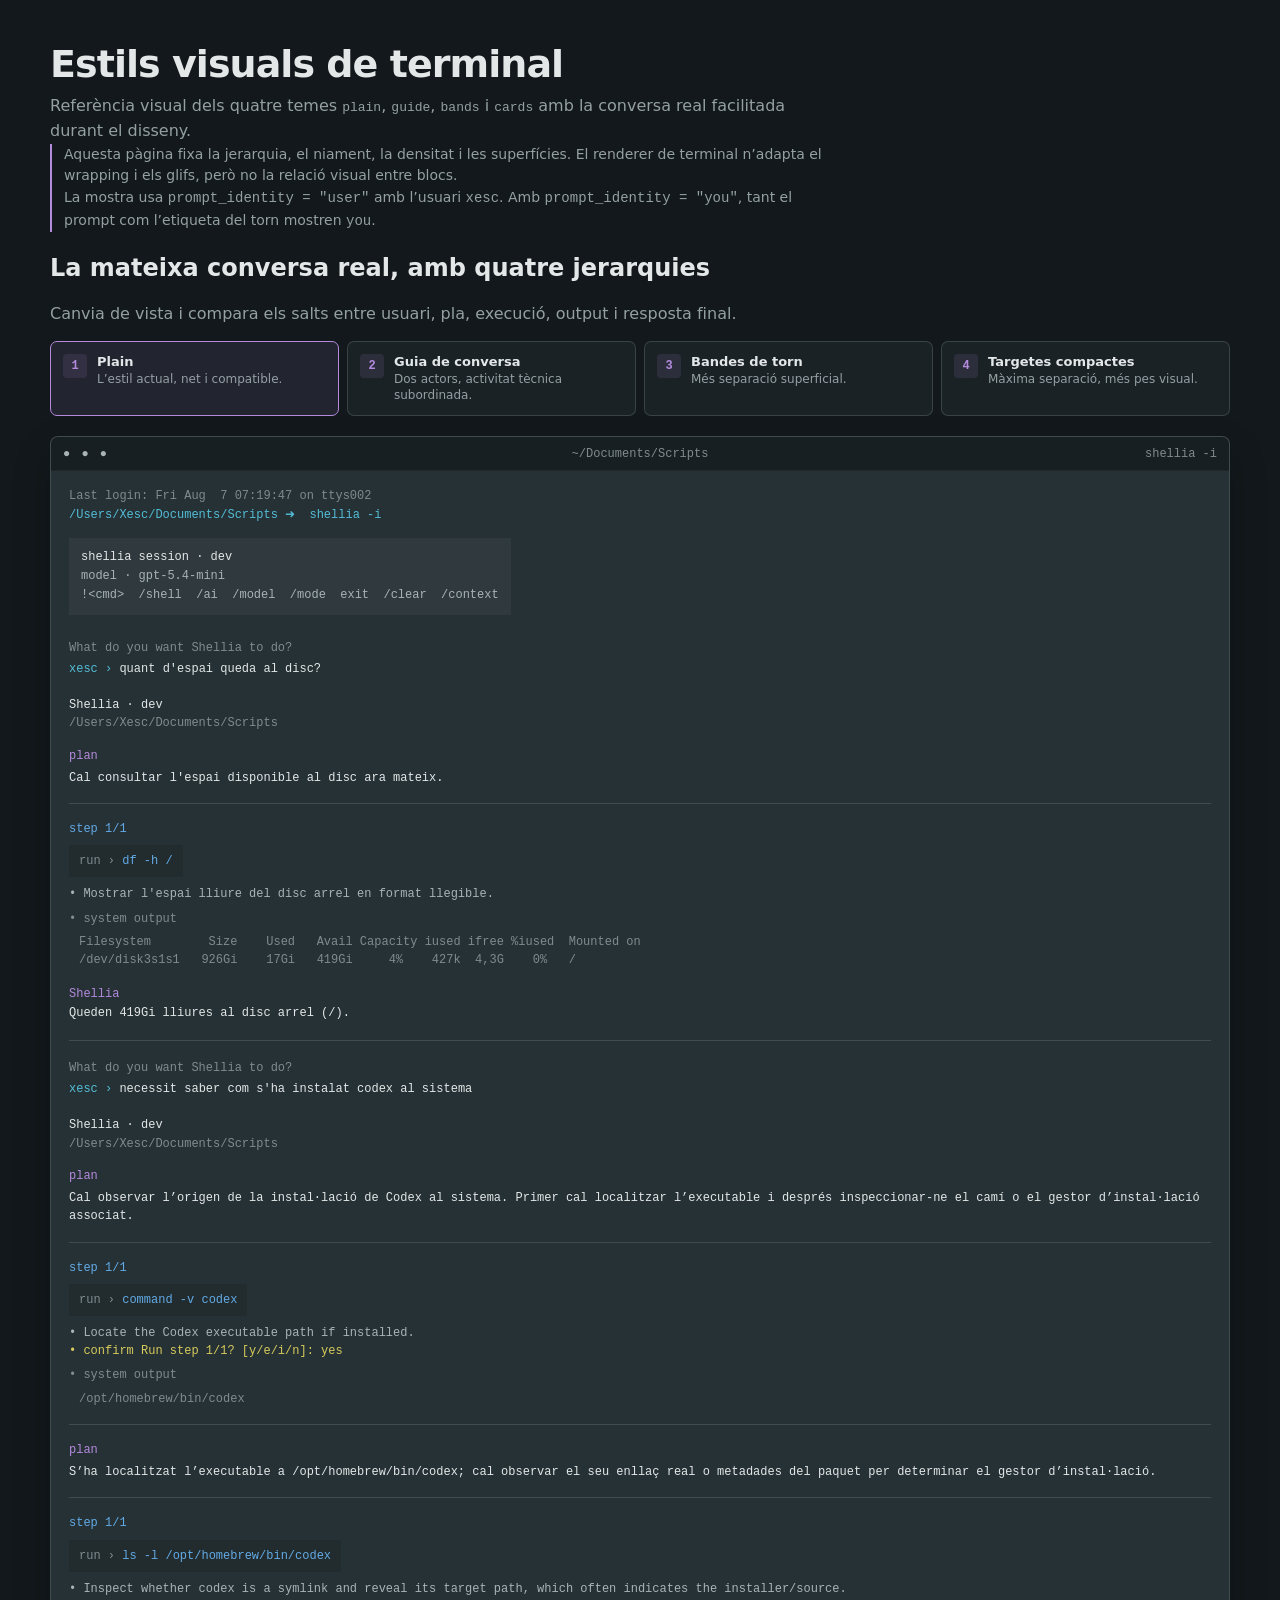
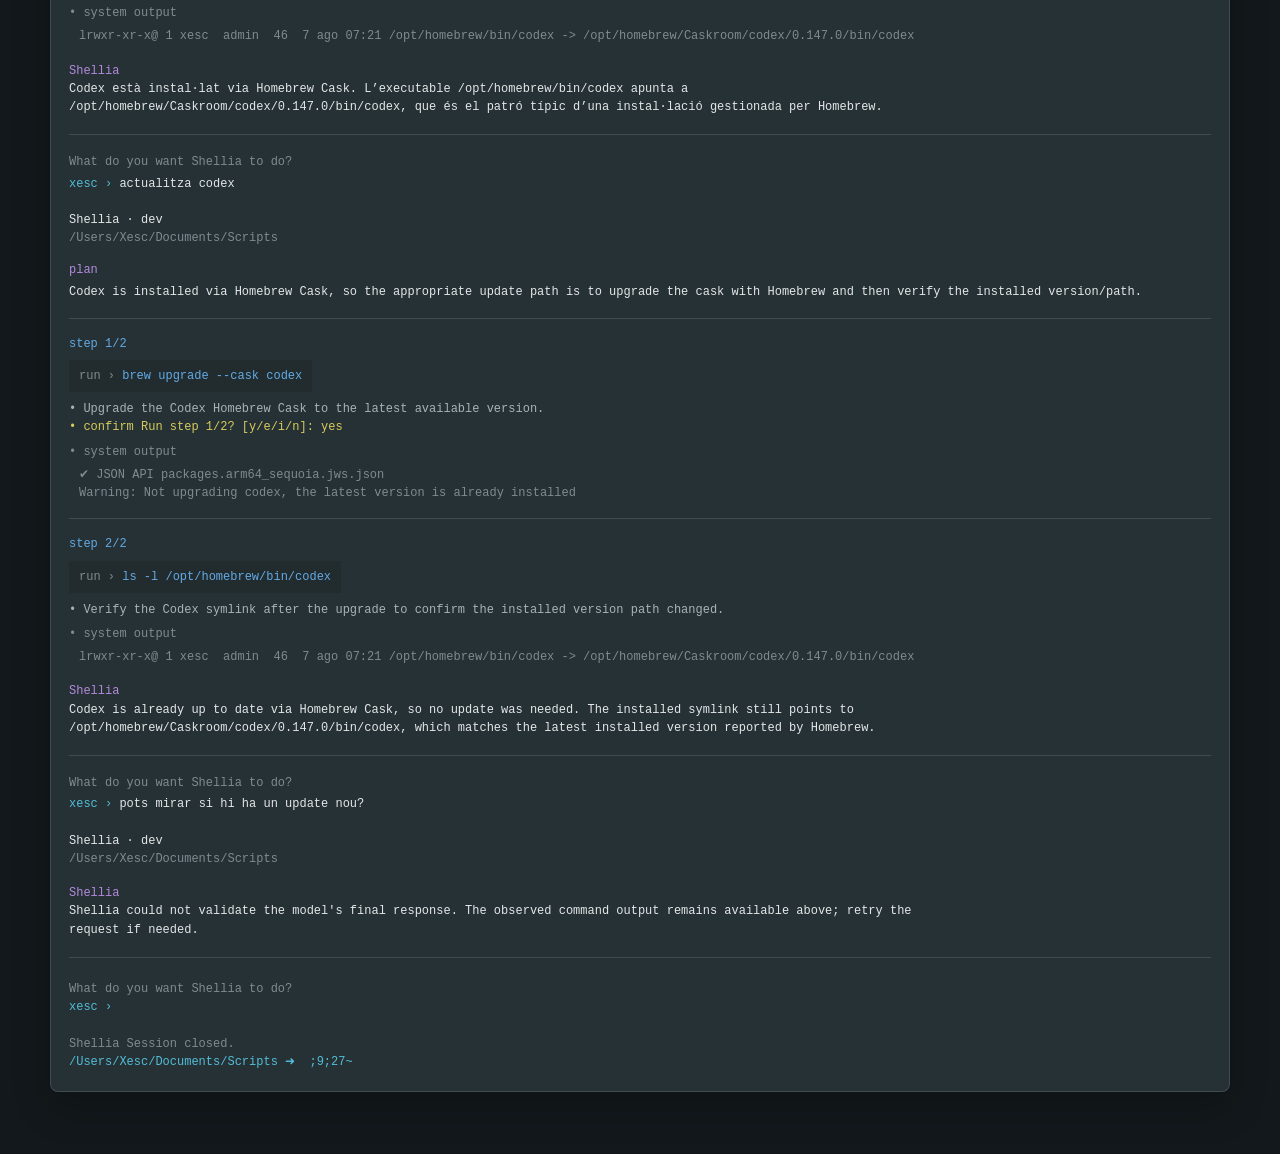
<file: docs/superpowers/specs/assets/terminal-visual-styles-reference.html>
<!doctype html>
<html lang="ca">
<head>
  <meta charset="utf-8">
  <meta name="viewport" content="width=device-width, initial-scale=1">
  <title>Shellia · Referència visual dels estils de terminal</title>
  <style>
    :root {
      color-scheme: dark;
      --page-canvas: #12181b;
      --page-panel: #1a2226;
      --page-text: #e3e7e8;
      --page-muted: #94a0a4;
      --page-line: rgba(218, 229, 232, 0.16);
      --page-accent: #b48add;
    }

    * {
      box-sizing: border-box;
    }

    body {
      margin: 0;
      color: var(--page-text);
      background: var(--page-canvas);
      font-family: Inter, ui-sans-serif, system-ui, -apple-system, BlinkMacSystemFont, "Segoe UI", sans-serif;
    }

    main {
      width: min(1180px, calc(100% - 32px));
      margin: 0 auto;
      padding: 42px 0 64px;
    }

    .reference-heading {
      max-width: 780px;
      margin-bottom: 22px;
    }

    h1 {
      margin: 0 0 8px;
      font-size: clamp(24px, 4vw, 38px);
      letter-spacing: -0.025em;
    }

    .reference-heading p,
    .subtitle {
      margin: 0;
      color: var(--page-muted);
      line-height: 1.55;
    }

    .reference-note {
      margin-top: 12px;
      padding-left: 12px;
      border-left: 2px solid var(--page-accent);
      font-size: 14px;
    }

    .options {
      display: grid;
      grid-template-columns: repeat(4, minmax(0, 1fr));
      gap: 8px;
    }

    .option {
      display: grid;
      grid-template-columns: auto 1fr;
      gap: 10px;
      align-items: start;
      min-height: 72px;
      padding: 12px;
      color: var(--page-text);
      background: var(--page-panel);
      border: 1px solid var(--page-line);
      border-radius: 7px;
      cursor: pointer;
      font: inherit;
    }

    .option:hover {
      border-color: rgba(180, 138, 221, 0.45);
    }

    .option[aria-pressed="true"] {
      background: rgba(180, 138, 221, 0.1);
      border-color: var(--page-accent);
    }

    .option .letter {
      display: grid;
      width: 24px;
      height: 24px;
      place-items: center;
      color: var(--page-accent);
      background: rgba(180, 138, 221, 0.12);
      border-radius: 4px;
      font-family: ui-monospace, SFMono-Regular, Menlo, Monaco, Consolas, monospace;
      font-size: 12px;
      font-weight: 700;
    }

    .option .content {
      display: grid;
      gap: 3px;
    }

    .option .content strong {
      font-size: 13px;
    }

    .option .content span {
      color: var(--page-muted);
      font-size: 12px;
      line-height: 1.35;
    }

    @media (max-width: 850px) {
      .options {
        grid-template-columns: repeat(2, minmax(0, 1fr));
      }
    }

    @media (max-width: 520px) {
      main {
        width: min(100% - 20px, 1180px);
        padding-top: 24px;
      }

      .options {
        grid-template-columns: 1fr;
      }
    }
  </style>
</head>
<body>
<main>
  <header class="reference-heading">
    <h1>Estils visuals de terminal</h1>
    <p>Referència visual dels quatre temes <code>plain</code>, <code>guide</code>, <code>bands</code> i <code>cards</code> amb la conversa real facilitada durant el disseny.</p>
    <p class="reference-note">Aquesta pàgina fixa la jerarquia, el niament, la densitat i les superfícies. El renderer de terminal n’adapta el wrapping i els glifs, però no la relació visual entre blocs.</p>
    <p class="reference-note">La mostra usa <code>prompt_identity = "user"</code> amb l’usuari <code>xesc</code>. Amb <code>prompt_identity = "you"</code>, tant el prompt com l’etiqueta del torn mostren <code>you</code>.</p>
  </header>

<section id="shellia-real" data-mode="plain" aria-labelledby="shellia-real-title">
  <style>
    #shellia-real {
      --shellia-canvas: #263135;
      --shellia-chrome: #181f22;
      --shellia-panel: #303a3e;
      --shellia-panel-deep: #202a2e;
      --shellia-text: #e3e7e8;
      --shellia-secondary: #a8b3b6;
      --shellia-muted: #7f8b8f;
      --shellia-line: rgba(218, 229, 232, 0.14);
      --shellia-user: #53bdd7;
      --shellia-agent: #b48add;
      --shellia-command: #62aae5;
      --shellia-confirm: #d6cb5c;
      --shellia-user-soft: rgba(83, 189, 215, 0.075);
      --shellia-agent-soft: rgba(180, 138, 221, 0.075);
    }

    #shellia-real .options {
      margin: 14px 0 20px;
    }

    #shellia-real .option {
      width: 100%;
      text-align: left;
    }

    #shellia-real .option .content {
      display: grid;
      gap: 2px;
    }

    #shellia-real .option .content span {
      color: var(--page-muted);
    }

    #shellia-real .shellia-window {
      overflow: hidden;
      color: var(--shellia-text);
      background: var(--shellia-canvas);
      border: 1px solid var(--shellia-line);
      border-radius: 8px;
      box-shadow: 0 16px 38px rgba(0, 0, 0, 0.18);
      font-family: ui-monospace, SFMono-Regular, Menlo, Monaco, Consolas, monospace;
      font-size: 12px;
      line-height: 1.52;
    }

    #shellia-real .shellia-chrome {
      display: grid;
      grid-template-columns: 1fr auto 1fr;
      align-items: center;
      min-height: 34px;
      padding: 0 12px;
      color: var(--shellia-muted);
      background: var(--shellia-chrome);
      border-bottom: 1px solid rgba(255, 255, 255, 0.04);
    }

    #shellia-real .shellia-chrome span:last-child {
      justify-self: end;
    }

    #shellia-real .shellia-dots {
      color: var(--shellia-secondary);
      letter-spacing: 2px;
    }

    #shellia-real .shellia-body {
      padding: 16px 18px 20px;
    }

    #shellia-real p,
    #shellia-real pre {
      margin: 0;
    }

    #shellia-real pre {
      overflow-wrap: anywhere;
      color: inherit;
      font: inherit;
      white-space: pre-wrap;
    }

    #shellia-real .shellia-startup {
      margin-bottom: 24px;
      color: var(--shellia-muted);
    }

    #shellia-real .shellia-launch {
      color: var(--shellia-user);
    }

    #shellia-real .shellia-session {
      display: inline-grid;
      gap: 1px;
      margin-top: 14px;
      padding: 10px 12px;
      color: var(--shellia-secondary);
      background: var(--shellia-panel);
    }

    #shellia-real .shellia-session strong {
      color: var(--shellia-text);
      font-weight: 500;
    }

    #shellia-real .shellia-turn {
      position: relative;
      transition: background-color 140ms ease, border-color 140ms ease;
    }

    #shellia-real .shellia-turn + .shellia-turn {
      margin-top: 18px;
    }

    #shellia-real .shellia-turn-label {
      display: block;
      margin-bottom: 5px;
      font-size: 10px;
      font-weight: 500;
      letter-spacing: 0.1em;
      text-transform: uppercase;
    }

    #shellia-real .shellia-user-label {
      color: var(--shellia-user);
    }

    #shellia-real .shellia-agent-label,
    #shellia-real .shellia-plan-label {
      color: var(--shellia-agent);
    }

    #shellia-real .shellia-command-label {
      color: var(--shellia-command);
    }

    #shellia-real .shellia-question {
      margin-bottom: 3px;
      color: var(--shellia-muted);
    }

    #shellia-real .shellia-prompt-prefix {
      color: var(--shellia-user);
      font-weight: 500;
    }

    #shellia-real .shellia-context {
      margin-bottom: 14px;
      color: var(--shellia-muted);
    }

    #shellia-real .shellia-context strong {
      color: var(--shellia-text);
      font-weight: 500;
    }

    #shellia-real .shellia-phase + .shellia-phase {
      margin-top: 16px;
    }

    #shellia-real .shellia-plan {
      color: var(--shellia-text);
    }

    #shellia-real .shellia-plan-label,
    #shellia-real .shellia-command-label {
      display: block;
      margin-bottom: 4px;
      font-weight: 500;
    }

    #shellia-real .shellia-execution {
      padding: 11px 12px;
      background: var(--shellia-panel);
      border-radius: 5px;
    }

    #shellia-real .shellia-command {
      display: inline-block;
      margin: 3px 0 8px;
      padding: 7px 10px;
      color: var(--shellia-command);
      background: rgba(0, 0, 0, 0.11);
    }

    #shellia-real .shellia-run-prefix,
    #shellia-real .shellia-meta-label {
      color: var(--shellia-muted);
    }

    #shellia-real .shellia-purpose {
      color: var(--shellia-secondary);
    }

    #shellia-real .shellia-confirm {
      color: var(--shellia-confirm);
    }

    #shellia-real .shellia-output-label {
      display: block;
      margin-top: 6px;
      color: var(--shellia-muted);
    }

    #shellia-real .shellia-output {
      margin-top: 5px;
      padding-left: 10px;
      color: var(--shellia-muted);
    }

    #shellia-real .shellia-answer {
      margin-top: 16px;
      color: var(--shellia-text);
      font-weight: 500;
    }

    #shellia-real .shellia-original-separator {
      display: none;
    }

    #shellia-real .shellia-session-end {
      margin-top: 22px;
      color: var(--shellia-muted);
    }

    #shellia-real[data-mode="plain"] .shellia-user-turn > .shellia-turn-label,
    #shellia-real[data-mode="plain"] .shellia-agent-turn > .shellia-turn-label {
      display: none;
    }

    #shellia-real:not([data-mode="plain"]) .shellia-question,
    #shellia-real:not([data-mode="plain"]) .shellia-prompt-prefix {
      display: none;
    }

    #shellia-real[data-mode="plain"] .shellia-agent-turn {
      padding-bottom: 18px;
      border-bottom: 1px solid var(--shellia-line);
    }

    #shellia-real[data-mode="plain"] .shellia-execution {
      padding: 16px 0 0;
      background: transparent;
      border-top: 1px solid var(--shellia-line);
      border-radius: 0;
    }

    #shellia-real[data-mode="plain"] .shellia-plan + .shellia-plan,
    #shellia-real[data-mode="plain"] .shellia-execution + .shellia-plan {
      padding-top: 16px;
      border-top: 1px solid var(--shellia-line);
    }

    #shellia-real[data-mode="plain"] .shellia-execution + .shellia-execution {
      margin-top: 16px;
    }

    #shellia-real[data-mode="guide"] .shellia-turn {
      padding-left: 18px;
    }

    #shellia-real[data-mode="guide"] .shellia-turn::before {
      position: absolute;
      inset: 2px auto 2px 0;
      width: 2px;
      border-radius: 2px;
      content: "";
    }

    #shellia-real[data-mode="guide"] .shellia-user-turn::before {
      background: var(--shellia-user);
    }

    #shellia-real[data-mode="guide"] .shellia-agent-turn::before {
      background: var(--shellia-agent);
    }

    #shellia-real[data-mode="guide"] .shellia-execution {
      margin-left: 10px;
      background: rgba(255, 255, 255, 0.035);
      border-left: 1px solid var(--shellia-line);
      border-radius: 0 5px 5px 0;
    }

    #shellia-real[data-mode="bands"] .shellia-turn {
      padding: 12px 14px;
      border-left: 3px solid transparent;
    }

    #shellia-real[data-mode="bands"] .shellia-user-turn {
      background: var(--shellia-user-soft);
      border-left-color: var(--shellia-user);
    }

    #shellia-real[data-mode="bands"] .shellia-agent-turn {
      background: var(--shellia-agent-soft);
      border-left-color: var(--shellia-agent);
    }

    #shellia-real[data-mode="cards"] .shellia-turn {
      padding: 13px 14px;
      border: 1px solid var(--shellia-line);
      border-radius: 7px;
    }

    #shellia-real[data-mode="cards"] .shellia-user-turn {
      background: var(--shellia-user-soft);
      border-color: rgba(83, 189, 215, 0.25);
    }

    #shellia-real[data-mode="cards"] .shellia-agent-turn {
      background: var(--shellia-agent-soft);
      border-color: rgba(180, 138, 221, 0.25);
    }

    #shellia-real[data-mode="cards"] .shellia-execution {
      border: 1px solid var(--shellia-line);
    }

    @media (max-width: 560px) {
      #shellia-real .shellia-chrome {
        grid-template-columns: 1fr auto;
      }

      #shellia-real .shellia-chrome span:nth-child(2) {
        display: none;
      }

      #shellia-real .shellia-body {
        padding: 14px;
      }

      #shellia-real[data-mode="guide"] .shellia-turn {
        padding-left: 14px;
      }
    }
  </style>

  <h2 id="shellia-real-title">La mateixa conversa real, amb quatre jerarquies</h2>
  <p class="subtitle">Canvia de vista i compara els salts entre usuari, pla, execució, output i resposta final.</p>

  <div class="options" aria-label="Jerarquia visual">
    <button type="button" class="option" data-mode-control="plain" aria-pressed="true">
      <span class="letter">1</span>
      <span class="content"><strong>Plain</strong><span>L’estil actual, net i compatible.</span></span>
    </button>
    <button type="button" class="option" data-mode-control="guide" aria-pressed="false">
      <span class="letter">2</span>
      <span class="content"><strong>Guia de conversa</strong><span>Dos actors, activitat tècnica subordinada.</span></span>
    </button>
    <button type="button" class="option" data-mode-control="bands" aria-pressed="false">
      <span class="letter">3</span>
      <span class="content"><strong>Bandes de torn</strong><span>Més separació superficial.</span></span>
    </button>
    <button type="button" class="option" data-mode-control="cards" aria-pressed="false">
      <span class="letter">4</span>
      <span class="content"><strong>Targetes compactes</strong><span>Màxima separació, més pes visual.</span></span>
    </button>
  </div>

  <div class="shellia-window" aria-label="Previsualització de la conversa real de Shellia">
    <div class="shellia-chrome"><span class="shellia-dots">● ● ●</span><span>~/Documents/Scripts</span><span>shellia -i</span></div>
    <div class="shellia-body">
      <section class="shellia-startup">
        <p>Last login: Fri Aug&nbsp; 7 07:19:47 on ttys002</p>
        <p class="shellia-launch">/Users/Xesc/Documents/Scripts ➜&nbsp; shellia -i</p>
        <div class="shellia-session">
          <strong>shellia session · dev</strong>
          <span>model · gpt-5.4-mini</span>
          <span>!&lt;cmd&gt;&nbsp; /shell&nbsp; /ai&nbsp; /model&nbsp; /mode&nbsp; exit&nbsp; /clear&nbsp; /context</span>
        </div>
      </section>

      <section class="shellia-turn shellia-user-turn">
        <span class="shellia-turn-label shellia-user-label">xesc</span>
        <p class="shellia-question">What do you want Shellia to do?</p>
        <p><span class="shellia-prompt-prefix">xesc › </span>quant d'espai queda al disc?</p>
      </section>

      <section class="shellia-turn shellia-agent-turn">
        <span class="shellia-turn-label shellia-agent-label">Shellia</span>
        <p class="shellia-context"><strong>Shellia · dev</strong><br>/Users/Xesc/Documents/Scripts</p>
        <div class="shellia-phase shellia-plan">
          <span class="shellia-plan-label">plan</span>
          <p>Cal consultar l'espai disponible al disc ara mateix.</p>
        </div>
        <div class="shellia-phase shellia-execution">
          <span class="shellia-command-label">step 1/1</span>
          <p class="shellia-command"><span class="shellia-run-prefix">run › </span>df -h /</p>
          <p class="shellia-purpose">• Mostrar l'espai lliure del disc arrel en format llegible.</p>
          <span class="shellia-output-label">• system output</span>
          <pre class="shellia-output">Filesystem        Size    Used   Avail Capacity iused ifree %iused  Mounted on
/dev/disk3s1s1   926Gi    17Gi   419Gi     4%    427k  4,3G    0%   /</pre>
        </div>
        <div class="shellia-answer">
          <span class="shellia-agent-label">Shellia</span>
          <p>Queden 419Gi lliures al disc arrel (/).</p>
        </div>
      </section>

      <section class="shellia-turn shellia-user-turn">
        <span class="shellia-turn-label shellia-user-label">xesc</span>
        <p class="shellia-question">What do you want Shellia to do?</p>
        <p><span class="shellia-prompt-prefix">xesc › </span>necessit saber com s'ha instalat codex al sistema</p>
      </section>

      <section class="shellia-turn shellia-agent-turn">
        <span class="shellia-turn-label shellia-agent-label">Shellia</span>
        <p class="shellia-context"><strong>Shellia · dev</strong><br>/Users/Xesc/Documents/Scripts</p>
        <div class="shellia-phase shellia-plan">
          <span class="shellia-plan-label">plan</span>
          <p>Cal observar l’origen de la instal·lació de Codex al sistema. Primer cal localitzar l’executable i després inspeccionar-ne el camí o el gestor d’instal·lació associat.</p>
        </div>
        <div class="shellia-phase shellia-execution">
          <span class="shellia-command-label">step 1/1</span>
          <p class="shellia-command"><span class="shellia-run-prefix">run › </span>command -v codex</p>
          <p class="shellia-purpose">• Locate the Codex executable path if installed.</p>
          <p class="shellia-confirm">• confirm Run step 1/1? [y/e/i/n]: yes</p>
          <span class="shellia-output-label">• system output</span>
          <pre class="shellia-output">/opt/homebrew/bin/codex</pre>
        </div>
        <div class="shellia-phase shellia-plan">
          <span class="shellia-plan-label">plan</span>
          <p>S’ha localitzat l’executable a /opt/homebrew/bin/codex; cal observar el seu enllaç real o metadades del paquet per determinar el gestor d’instal·lació.</p>
        </div>
        <div class="shellia-phase shellia-execution">
          <span class="shellia-command-label">step 1/1</span>
          <p class="shellia-command"><span class="shellia-run-prefix">run › </span>ls -l /opt/homebrew/bin/codex</p>
          <p class="shellia-purpose">• Inspect whether codex is a symlink and reveal its target path, which often indicates the installer/source.</p>
          <span class="shellia-output-label">• system output</span>
          <pre class="shellia-output">lrwxr-xr-x@ 1 xesc  admin  46  7 ago 07:21 /opt/homebrew/bin/codex -&gt; /opt/homebrew/Caskroom/codex/0.147.0/bin/codex</pre>
        </div>
        <div class="shellia-answer">
          <span class="shellia-agent-label">Shellia</span>
          <p>Codex està instal·lat via Homebrew Cask. L’executable /opt/homebrew/bin/codex apunta a<br>/opt/homebrew/Caskroom/codex/0.147.0/bin/codex, que és el patró típic d’una instal·lació gestionada per Homebrew.</p>
        </div>
      </section>

      <section class="shellia-turn shellia-user-turn">
        <span class="shellia-turn-label shellia-user-label">xesc</span>
        <p class="shellia-question">What do you want Shellia to do?</p>
        <p><span class="shellia-prompt-prefix">xesc › </span>actualitza codex</p>
      </section>

      <section class="shellia-turn shellia-agent-turn">
        <span class="shellia-turn-label shellia-agent-label">Shellia</span>
        <p class="shellia-context"><strong>Shellia · dev</strong><br>/Users/Xesc/Documents/Scripts</p>
        <div class="shellia-phase shellia-plan">
          <span class="shellia-plan-label">plan</span>
          <p>Codex is installed via Homebrew Cask, so the appropriate update path is to upgrade the cask with Homebrew and then verify the installed version/path.</p>
        </div>
        <div class="shellia-phase shellia-execution">
          <span class="shellia-command-label">step 1/2</span>
          <p class="shellia-command"><span class="shellia-run-prefix">run › </span>brew upgrade --cask codex</p>
          <p class="shellia-purpose">• Upgrade the Codex Homebrew Cask to the latest available version.</p>
          <p class="shellia-confirm">• confirm Run step 1/2? [y/e/i/n]: yes</p>
          <span class="shellia-output-label">• system output</span>
          <pre class="shellia-output">✔︎ JSON API packages.arm64_sequoia.jws.json
Warning: Not upgrading codex, the latest version is already installed</pre>
        </div>
        <div class="shellia-phase shellia-execution">
          <span class="shellia-command-label">step 2/2</span>
          <p class="shellia-command"><span class="shellia-run-prefix">run › </span>ls -l /opt/homebrew/bin/codex</p>
          <p class="shellia-purpose">• Verify the Codex symlink after the upgrade to confirm the installed version path changed.</p>
          <span class="shellia-output-label">• system output</span>
          <pre class="shellia-output">lrwxr-xr-x@ 1 xesc  admin  46  7 ago 07:21 /opt/homebrew/bin/codex -&gt; /opt/homebrew/Caskroom/codex/0.147.0/bin/codex</pre>
        </div>
        <div class="shellia-answer">
          <span class="shellia-agent-label">Shellia</span>
          <p>Codex is already up to date via Homebrew Cask, so no update was needed. The installed symlink still points to<br>/opt/homebrew/Caskroom/codex/0.147.0/bin/codex, which matches the latest installed version reported by Homebrew.</p>
        </div>
      </section>

      <section class="shellia-turn shellia-user-turn">
        <span class="shellia-turn-label shellia-user-label">xesc</span>
        <p class="shellia-question">What do you want Shellia to do?</p>
        <p><span class="shellia-prompt-prefix">xesc › </span>pots mirar si hi ha un update nou?</p>
      </section>

      <section class="shellia-turn shellia-agent-turn">
        <span class="shellia-turn-label shellia-agent-label">Shellia</span>
        <p class="shellia-context"><strong>Shellia · dev</strong><br>/Users/Xesc/Documents/Scripts</p>
        <div class="shellia-answer">
          <span class="shellia-agent-label">Shellia</span>
          <p>Shellia could not validate the model's final response. The observed command output remains available above; retry the<br>request if needed.</p>
        </div>
      </section>

      <section class="shellia-session-end">
        <p>What do you want Shellia to do?</p>
        <p><span class="shellia-prompt-prefix">xesc ›</span></p>
        <br>
        <p>Shellia Session closed.</p>
        <p class="shellia-launch">/Users/Xesc/Documents/Scripts ➜&nbsp; ;9;27~</p>
      </section>
    </div>
  </div>

  <script>
    (() => {
      const root = document.getElementById('shellia-real');
      const setShelliaHierarchy = (mode) => {
        root.dataset.mode = mode;
        root.querySelectorAll('[data-mode-control]').forEach((control) => {
          control.setAttribute('aria-pressed', String(control.dataset.modeControl === mode));
        });
      };

      root.querySelectorAll('[data-mode-control]').forEach((control) => {
        control.addEventListener('click', () => setShelliaHierarchy(control.dataset.modeControl));
      });
    })();
  </script>
</section>
</main>
</body>
</html>
</file>
